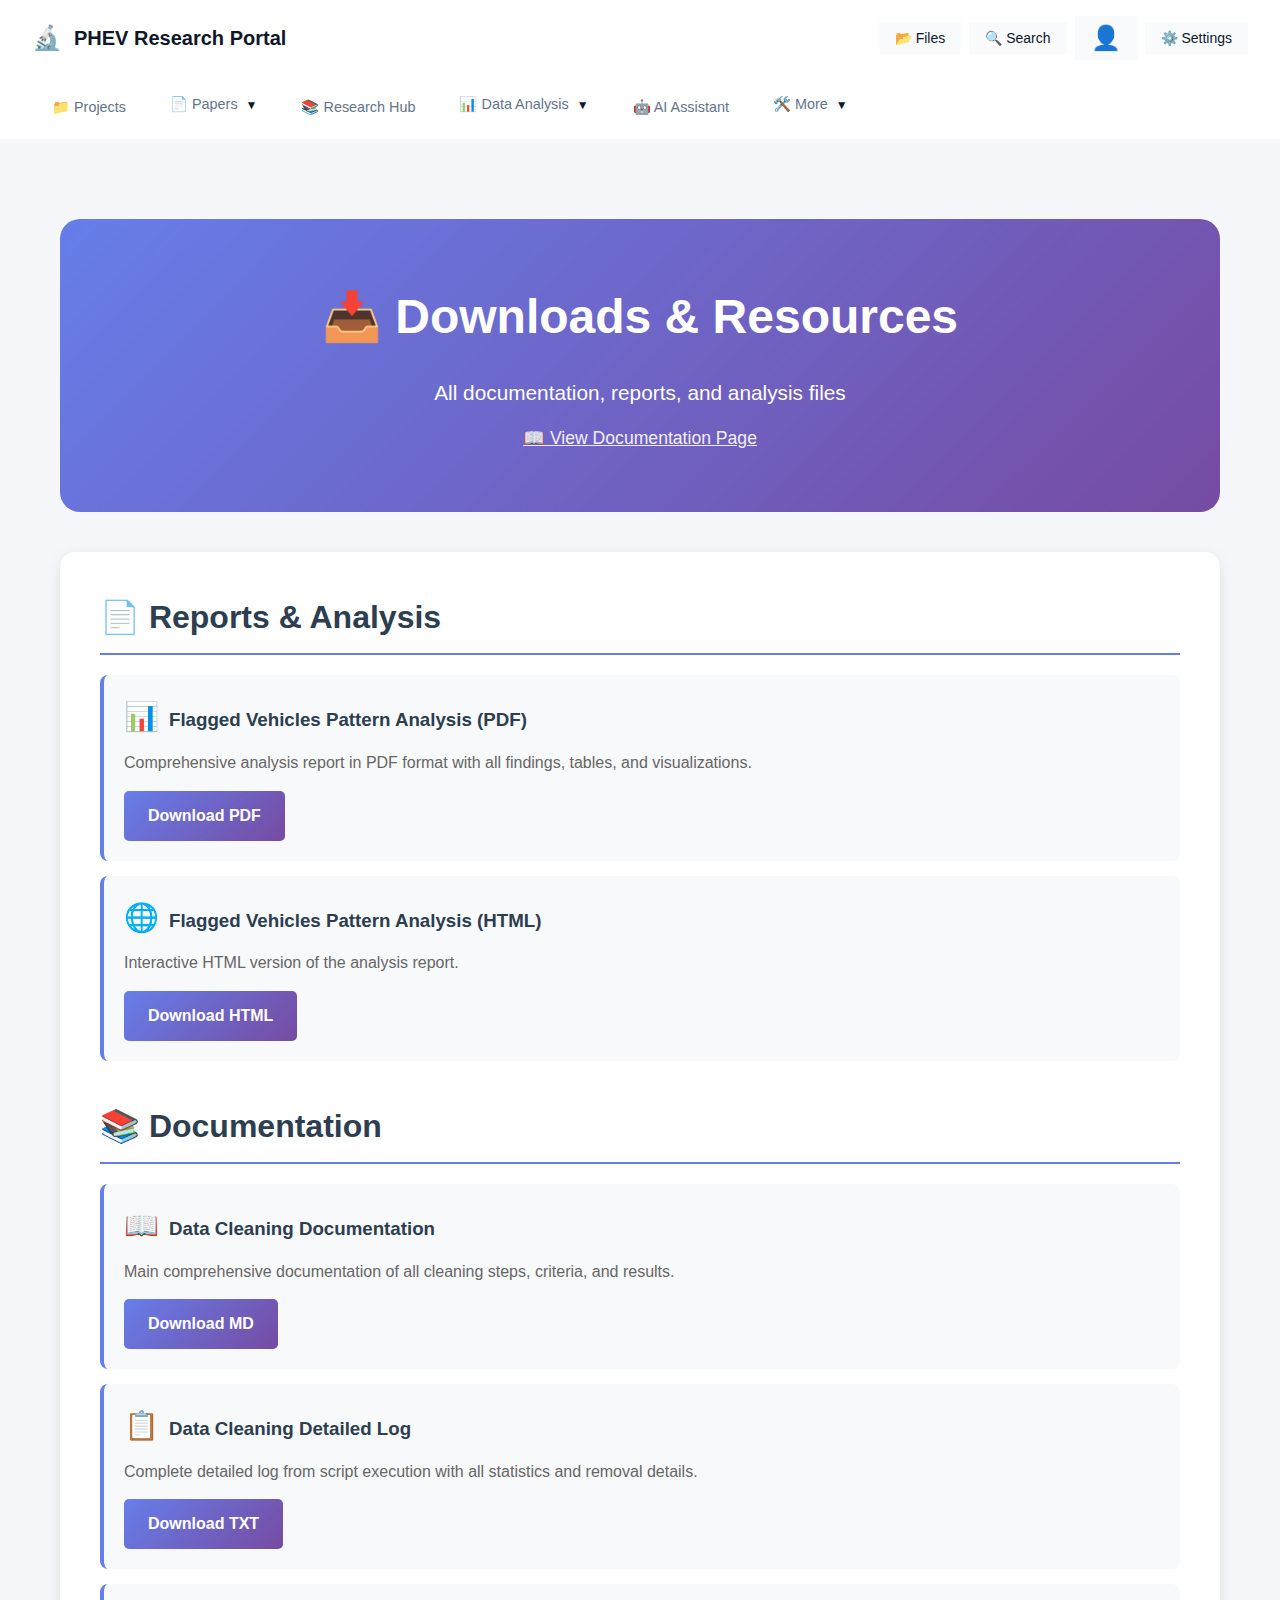
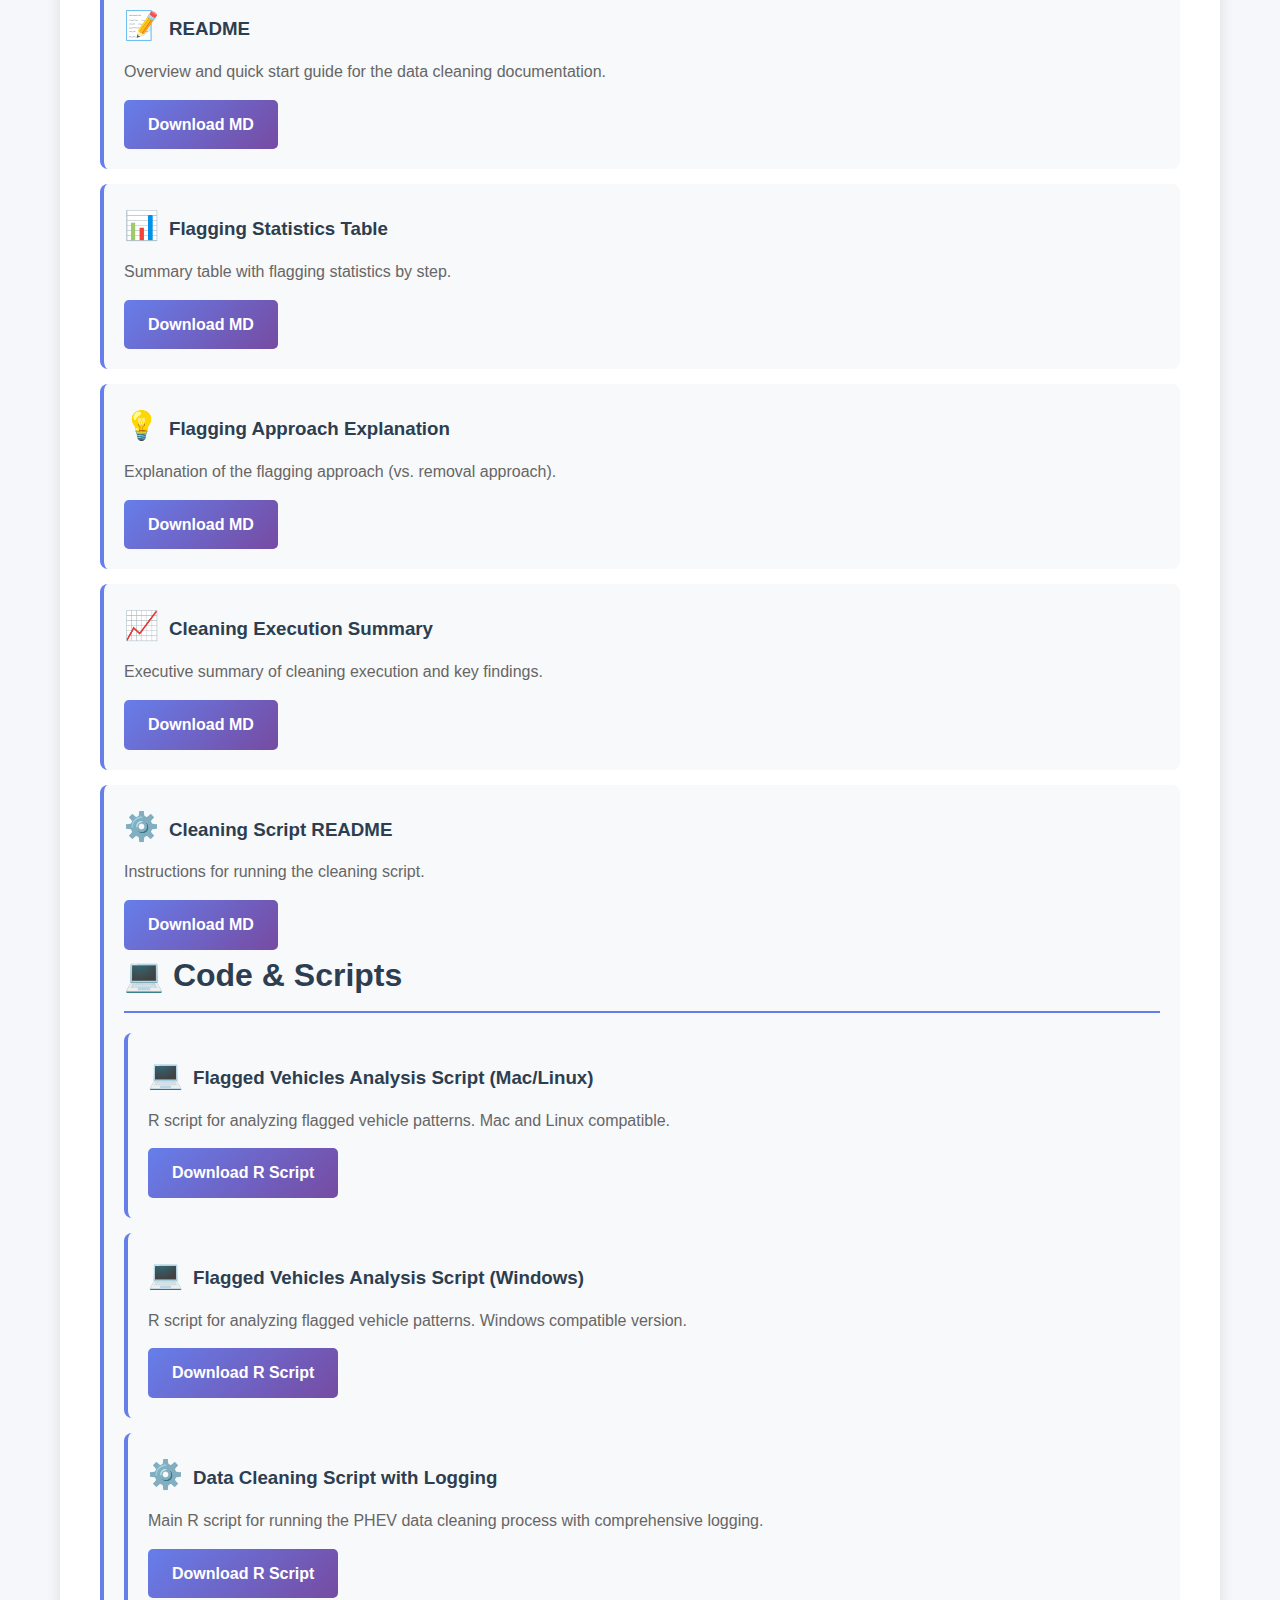
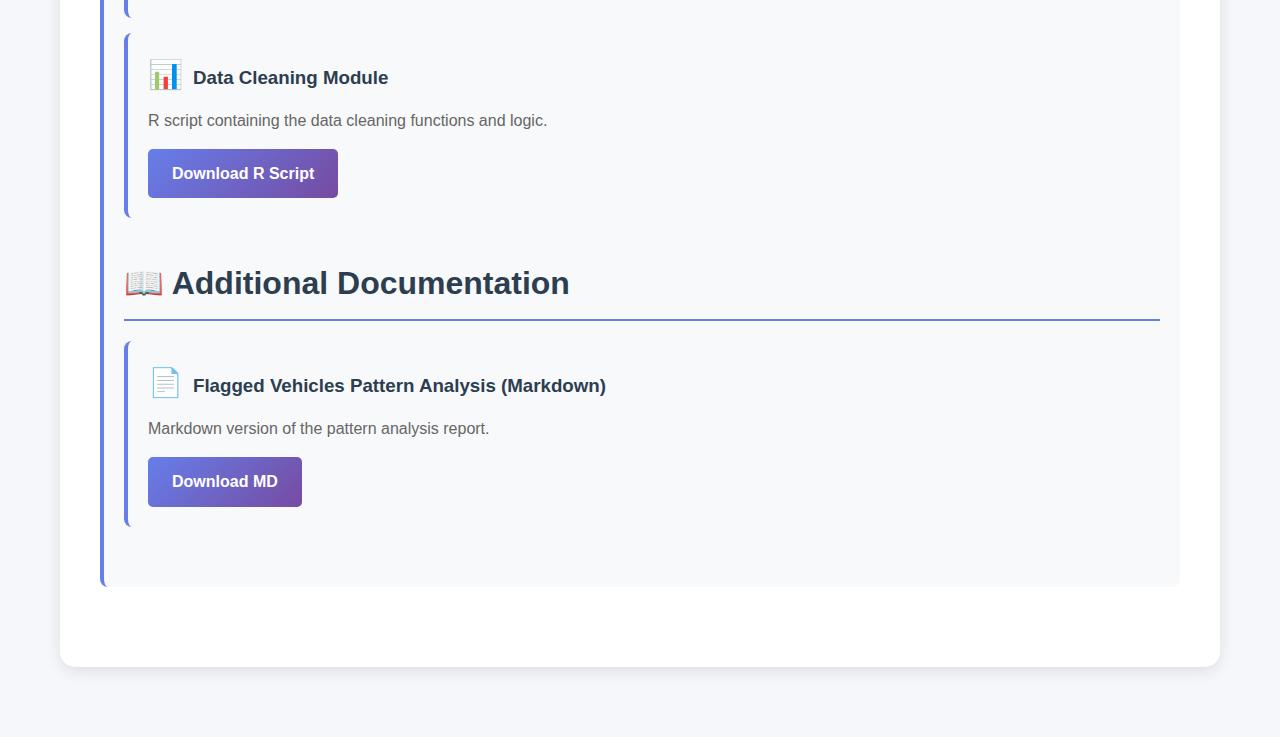
<file: data-flagging-downloads.html>
<!DOCTYPE html>
<html lang="en">
<head>
    <meta charset="UTF-8">
    <meta name="viewport" content="width=device-width, initial-scale=1.0">
    <title>Downloads & Resources - Data Flagging</title>
    <style>
        * { margin: 0; padding: 0; box-sizing: border-box; }
        body {
            font-family: -apple-system, BlinkMacSystemFont, 'Segoe UI', Roboto, sans-serif;
            line-height: 1.6;
            color: #333;
            background: #f5f7fa;
        }
        
        .burger-menu {
            position: fixed;
            top: 20px;
            right: 20px;
            z-index: 1000;
            background: white;
            border-radius: 10px;
            box-shadow: 0 4px 15px rgba(0,0,0,0.2);
        }
        
        .burger-btn {
            width: 50px;
            height: 50px;
            display: flex;
            flex-direction: column;
            justify-content: center;
            align-items: center;
            cursor: pointer;
            padding: 10px;
        }
        
        .burger-line {
            width: 25px;
            height: 3px;
            background: #667eea;
            margin: 3px 0;
            transition: all 0.3s;
            border-radius: 2px;
        }
        
        .burger-menu.active .burger-line:nth-child(1) {
            transform: rotate(45deg) translate(8px, 8px);
        }
        
        .burger-menu.active .burger-line:nth-child(2) {
            opacity: 0;
        }
        
        .burger-menu.active .burger-line:nth-child(3) {
            transform: rotate(-45deg) translate(8px, -8px);
        }
        
        .menu-dropdown {
            position: absolute;
            top: 60px;
            right: 0;
            background: white;
            border-radius: 10px;
            box-shadow: 0 10px 30px rgba(0,0,0,0.3);
            min-width: 300px;
            max-height: 0;
            overflow: hidden;
            transition: max-height 0.3s;
        }
        
        .burger-menu.active .menu-dropdown {
            max-height: 600px;
            padding: 10px 0;
            overflow-y: auto;
        }
        
        .menu-item {
            padding: 15px 20px;
            cursor: pointer;
            transition: background 0.2s;
            border-bottom: 1px solid #f0f0f0;
        }
        
        .menu-item:hover { background: #f8f9fa; }
        .menu-item:last-child { border-bottom: none; }
        .menu-item a {
            text-decoration: none;
            color: #333;
            display: block;
            font-weight: 500;
        }
        
        .container {
            max-width: 1200px;
            margin: 0 auto;
            padding: 80px 20px 40px;
        }
        
        .header {
            background: linear-gradient(135deg, #667eea 0%, #764ba2 100%);
            color: white;
            padding: 60px 40px;
            border-radius: 20px;
            margin-bottom: 40px;
            text-align: center;
        }
        
        .header h1 {
            font-size: 3em;
            margin-bottom: 20px;
        }
        
        .content {
            background: white;
            padding: 40px;
            border-radius: 15px;
            box-shadow: 0 4px 15px rgba(0,0,0,0.1);
            margin-bottom: 30px;
        }
        
        .download-section {
            margin-bottom: 40px;
        }
        
        .download-section h2 {
            color: #2c3e50;
            font-size: 2em;
            margin-bottom: 20px;
            padding-bottom: 10px;
            border-bottom: 2px solid #667eea;
        }
        
        .download-item {
            padding: 20px;
            margin-bottom: 15px;
            background: #f8f9fa;
            border-radius: 8px;
            border-left: 4px solid #667eea;
            transition: all 0.3s;
        }
        
        .download-item:hover {
            background: #e9ecef;
            transform: translateX(5px);
        }
        
        .download-item h3 {
            color: #2c3e50;
            margin-bottom: 10px;
        }
        
        .download-item p {
            color: #666;
            margin-bottom: 15px;
        }
        
        .download-btn {
            background: linear-gradient(135deg, #667eea 0%, #764ba2 100%);
            color: white;
            padding: 12px 24px;
            border-radius: 5px;
            text-decoration: none;
            display: inline-block;
            font-weight: bold;
            transition: all 0.3s;
            border: none;
            cursor: pointer;
        }
        
        .download-btn:hover {
            transform: translateY(-2px);
            box-shadow: 0 6px 20px rgba(102, 126, 234, 0.4);
        }
        
        .file-icon {
            font-size: 1.5em;
            margin-right: 10px;
        }
    </style>
  <script src="UNIFIED_NAVIGATION.js"></script>
</head>
<body>
    <div class="burger-menu" id="burgerMenu">
        <div class="burger-btn" onclick="toggleMenu()">
            <div class="burger-line"></div>
            <div class="burger-line"></div>
            <div class="burger-line"></div>
        </div>
        <div class="menu-dropdown">
            <div class="menu-item">
                <a href="data-flagging-results.html">📊 Main Results</a>
            </div>
            <div class="menu-item">
                <a href="data-flagging-downloads.html">📥 Downloads & Resources</a>
            </div>
            <div class="menu-item">
                <a href="obfcm-quality-checker.html">🔍 Quality Checker Tool</a>
            </div>
            <div class="menu-item">
                <a href="index.html">🏠 Home</a>
            </div>
        </div>
    </div>

    <div class="container">
        <div class="header">
            <h1>📥 Downloads & Resources</h1>
            <p style="font-size: 1.3em; margin-top: 10px;">All documentation, reports, and analysis files</p>
            <p style="font-size: 1.1em; margin-top: 15px; opacity: 0.9;">
                <a href="data-flagging-readme.html" style="color: white; text-decoration: underline;">📖 View Documentation Page</a>
            </p>
        </div>

        <div class="content">
            <div class="download-section">
                <h2>📄 Reports & Analysis</h2>
                
                <div class="download-item">
                    <h3><span class="file-icon">📊</span>Flagged Vehicles Pattern Analysis (PDF)</h3>
                    <p>Comprehensive analysis report in PDF format with all findings, tables, and visualizations.</p>
                    <a href="paper_a_analysis/data_cleaning_docs/FLAGGED_VEHICLES_PATTERN_ANALYSIS.pdf" class="download-btn" download>Download PDF</a>
                </div>
                
                <div class="download-item">
                    <h3><span class="file-icon">🌐</span>Flagged Vehicles Pattern Analysis (HTML)</h3>
                    <p>Interactive HTML version of the analysis report.</p>
                    <a href="paper_a_analysis/data_cleaning_docs/FLAGGED_VEHICLES_PATTERN_ANALYSIS.html" class="download-btn" download>Download HTML</a>
                </div>
            </div>

            <div class="download-section">
                <h2>📚 Documentation</h2>
                
                <div class="download-item">
                    <h3><span class="file-icon">📖</span>Data Cleaning Documentation</h3>
                    <p>Main comprehensive documentation of all cleaning steps, criteria, and results.</p>
                    <a href="paper_a_analysis/data_cleaning_docs/DATA_CLEANING_DOCUMENTATION.md" class="download-btn" download>Download MD</a>
                </div>
                
                <div class="download-item">
                    <h3><span class="file-icon">📋</span>Data Cleaning Detailed Log</h3>
                    <p>Complete detailed log from script execution with all statistics and removal details.</p>
                    <a href="paper_a_analysis/data_cleaning_docs/DATA_CLEANING_DETAILED_LOG.txt" class="download-btn" download>Download TXT</a>
                </div>
                
                <div class="download-item">
                    <h3><span class="file-icon">📝</span>README</h3>
                    <p>Overview and quick start guide for the data cleaning documentation.</p>
                    <a href="paper_a_analysis/data_cleaning_docs/README.md" class="download-btn" download>Download MD</a>
                </div>
                
                <div class="download-item">
                    <h3><span class="file-icon">📊</span>Flagging Statistics Table</h3>
                    <p>Summary table with flagging statistics by step.</p>
                    <a href="paper_a_analysis/data_cleaning_docs/FLAGGING_STATISTICS_TABLE.md" class="download-btn" download>Download MD</a>
                </div>
                
                <div class="download-item">
                    <h3><span class="file-icon">💡</span>Flagging Approach Explanation</h3>
                    <p>Explanation of the flagging approach (vs. removal approach).</p>
                    <a href="paper_a_analysis/data_cleaning_docs/FLAGGING_APPROACH_EXPLANATION.md" class="download-btn" download>Download MD</a>
                </div>
                
                <div class="download-item">
                    <h3><span class="file-icon">📈</span>Cleaning Execution Summary</h3>
                    <p>Executive summary of cleaning execution and key findings.</p>
                    <a href="paper_a_analysis/data_cleaning_docs/CLEANING_EXECUTION_SUMMARY.md" class="download-btn" download>Download MD</a>
                </div>
                
                <div class="download-item">
                    <h3><span class="file-icon">⚙️</span>Cleaning Script README</h3>
                    <p>Instructions for running the cleaning script.</p>
                    <a href="paper_a_analysis/data_cleaning_docs/CLEANING_SCRIPT_README.md" class="download-btn" download>Download MD</a>
                
            <div class="download-section">
                <h2>💻 Code & Scripts</h2>
                
                <div class="download-item">
                    <h3><span class="file-icon">💻</span>Flagged Vehicles Analysis Script (Mac/Linux)</h3>
                    <p>R script for analyzing flagged vehicle patterns. Mac and Linux compatible.</p>
                    <a href="paper_a_analysis/data_cleaning_docs/FLAGGED_VEHICLES_ANALYSIS.R" class="download-btn" download>Download R Script</a>
                </div>
                
                <div class="download-item">
                    <h3><span class="file-icon">💻</span>Flagged Vehicles Analysis Script (Windows)</h3>
                    <p>R script for analyzing flagged vehicle patterns. Windows compatible version.</p>
                    <a href="paper_a_analysis/data_cleaning_docs/FLAGGED_VEHICLES_ANALYSIS_Windows.R" class="download-btn" download>Download R Script</a>
                </div>
                
                <div class="download-item">
                    <h3><span class="file-icon">⚙️</span>Data Cleaning Script with Logging</h3>
                    <p>Main R script for running the PHEV data cleaning process with comprehensive logging.</p>
                    <a href="paper_a_analysis/RUN_CLEANING_WITH_LOG.R" class="download-btn" download>Download R Script</a>
                </div>
                
                <div class="download-item">
                    <h3><span class="file-icon">📊</span>Data Cleaning Module</h3>
                    <p>R script containing the data cleaning functions and logic.</p>
                    <a href="paper_a_analysis/02_data_cleaning.R" class="download-btn" download>Download R Script</a>
                </div>
            </div>

            <div class="download-section">
                <h2>📖 Additional Documentation</h2>
                
                <div class="download-item">
                    <h3><span class="file-icon">📄</span>Flagged Vehicles Pattern Analysis (Markdown)</h3>
                    <p>Markdown version of the pattern analysis report.</p>
                    <a href="paper_a_analysis/data_cleaning_docs/FLAGGED_VEHICLES_PATTERN_ANALYSIS.md" class="download-btn" download>Download MD</a>
                </div>
            </div>
</div>
            </div>
        </div>
    </div>

    <script>
        function toggleMenu() {
            const menu = document.getElementById('burgerMenu');
            if (menu) {
                menu.classList.toggle('active');
            }
        }
    </script>
</body>
</html>
</file>
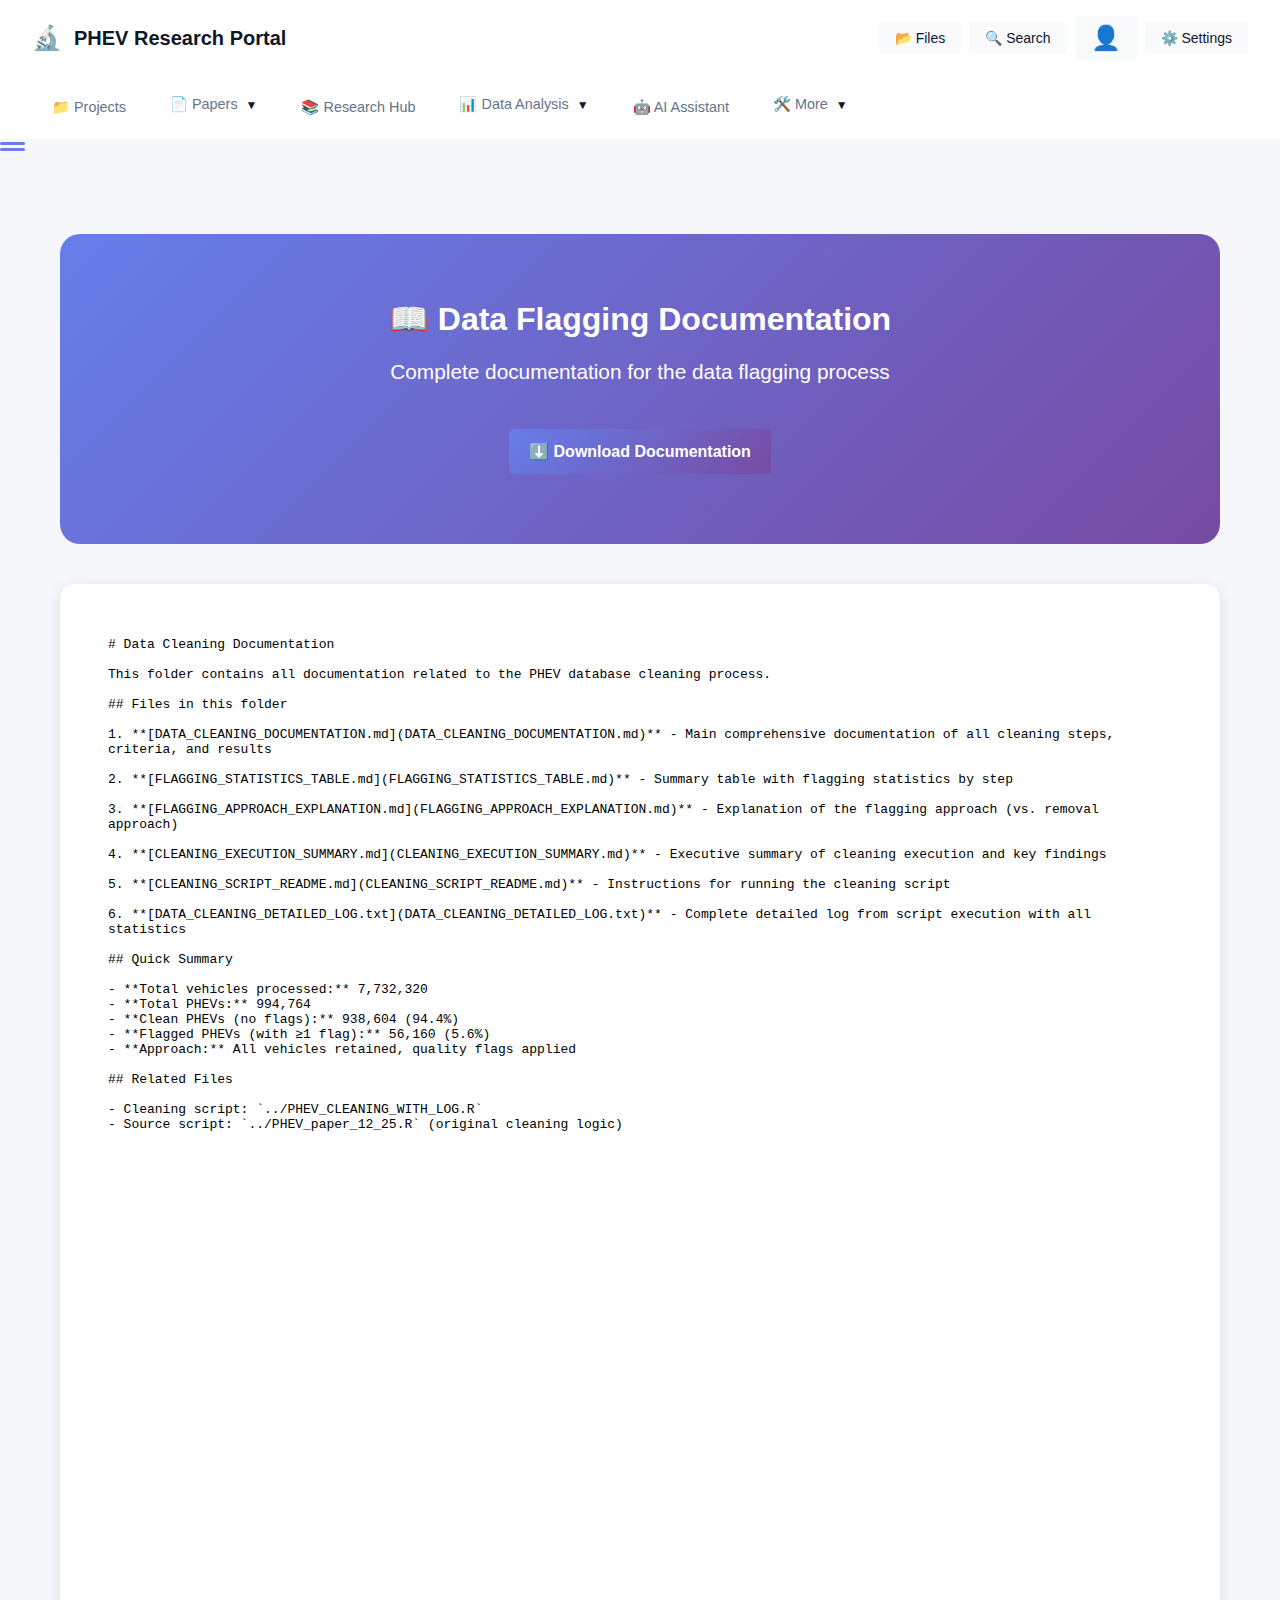
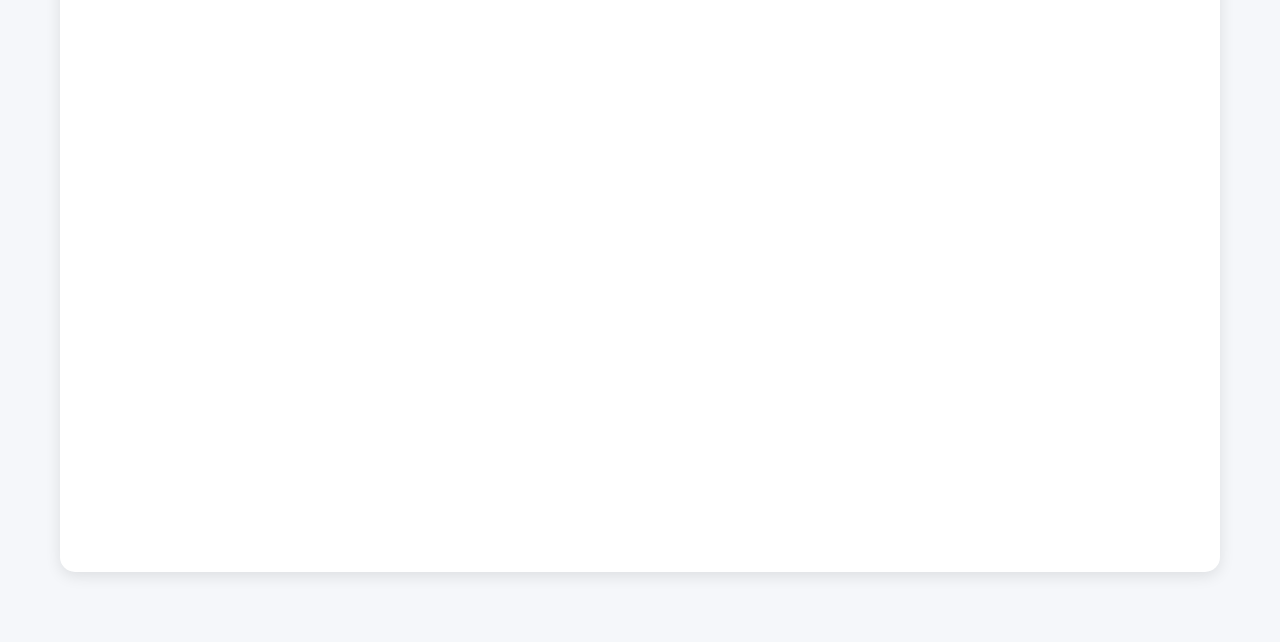
<file: data-flagging-readme.html>
<!DOCTYPE html>
<html lang="en">
<head>
    <meta charset="UTF-8">
    <meta name="viewport" content="width=device-width, initial-scale=1.0">
    <title>Data Flagging - Documentation</title>
    <style>
        * { margin: 0; padding: 0; box-sizing: border-box; }
        body {
            font-family: -apple-system, BlinkMacSystemFont, 'Segoe UI', Roboto, sans-serif;
            line-height: 1.6;
            color: #333;
            background: #f5f7fa;
        }
        .burger-menu {
            position: fixed;
            top: 20px;
            right: 20px;
            z-index: 1000;
            background: white;
            border-radius: 10px;
            box-shadow: 0 4px 15px rgba(0,0,0,0.2);
        }
        .burger-btn {
            width: 50px;
            height: 50px;
            display: flex;
            flex-direction: column;
            justify-content: center;
            align-items: center;
            cursor: pointer;
            padding: 10px;
        }
        .burger-line {
            width: 25px;
            height: 3px;
            background: #667eea;
            margin: 3px 0;
            transition: all 0.3s;
            border-radius: 2px;
        }
        .burger-menu.active .burger-line:nth-child(1) {
            transform: rotate(45deg) translate(8px, 8px);
        }
        .burger-menu.active .burger-line:nth-child(2) {
            opacity: 0;
        }
        .burger-menu.active .burger-line:nth-child(3) {
            transform: rotate(-45deg) translate(8px, -8px);
        }
        .menu-dropdown {
            position: absolute;
            top: 60px;
            right: 0;
            background: white;
            border-radius: 10px;
            box-shadow: 0 10px 30px rgba(0,0,0,0.3);
            min-width: 250px;
            max-height: 0;
            overflow: hidden;
            transition: max-height 0.3s;
        }
        .burger-menu.active .menu-dropdown {
            max-height: 500px;
            padding: 10px 0;
        }
        .menu-item {
            padding: 15px 20px;
            cursor: pointer;
            transition: background 0.2s;
            border-bottom: 1px solid #f0f0f0;
        }
        .menu-item:hover { background: #f8f9fa; }
        .menu-item:last-child { border-bottom: none; }
        .menu-item a {
            text-decoration: none;
            color: #333;
            display: block;
        }
        .container {
            max-width: 1200px;
            margin: 0 auto;
            padding: 80px 20px 40px;
        }
        .header {
            background: linear-gradient(135deg, #667eea 0%, #764ba2 100%);
            color: white;
            padding: 60px 40px;
            border-radius: 20px;
            margin-bottom: 40px;
            text-align: center;
        }
        .content {
            background: white;
            padding: 40px;
            border-radius: 15px;
            box-shadow: 0 4px 15px rgba(0,0,0,0.1);
            margin-bottom: 30px;
        }
        .download-btn {
            background: linear-gradient(135deg, #667eea 0%, #764ba2 100%);
            color: white;
            padding: 10px 20px;
            border-radius: 5px;
            text-decoration: none;
            display: inline-block;
            margin: 10px 0;
            font-weight: bold;
        }
        .content h2 {
            color: #2c3e50;
            margin: 30px 0 20px;
            padding-bottom: 10px;
            border-bottom: 3px solid #667eea;
        }
        .content h3 {
            color: #34495e;
            margin: 25px 0 15px;
        }
    </style>
  <script src="UNIFIED_NAVIGATION.js"></script>
</head>
<body>
    <div class="burger-menu" id="burgerMenu">
        <div class="burger-btn" onclick="toggleMenu()">
            <div class="burger-line"></div>
            <div class="burger-line"></div>
            <div class="burger-line"></div>
        </div>
        <div class="menu-dropdown">
            <div class="menu-item">
                <a href="data-flagging-results.html">📊 Main Results</a>
            </div>
            <div class="menu-item">
                <a href="data-flagging-downloads.html">📥 Downloads & Resources</a>
            </div>
            <div class="menu-item">
                <a href="obfcm-quality-checker.html">🔍 Quality Checker Tool</a>
            </div>
            <div class="menu-item">
                <a href="index.html">🏠 Home</a>
            </div>
        </div>
    </div>
</div>
            <div class="burger-line"></div>
            <div class="burger-line"></div>
        </div>
        <div class="menu-dropdown">
            <div class="menu-item">
                <a href="data-flagging-results.html">📊 Main Results</a>
            </div>
            
            <div class="menu-item">
                <a href="obfcm-quality-checker.html">🔍 Quality Checker Tool</a>
            </div>
            <div class="menu-item">
                <a href="index.html">🏠 Home</a>
            </div>
        </div>
    </div>
    
    <div class="container">
        <div class="header">
            <h1>📖 Data Flagging Documentation</h1>
            <p style="font-size: 1.3em; margin-top: 10px;">
                Complete documentation for the data flagging process
            </p>
            <div style="margin-top: 30px;">
                <a href="paper_a_analysis/data_cleaning_docs/README.md" class="download-btn" download>
                    ⬇️ Download Documentation
                </a>
            </div>
        </div>
        
        <div class="content">
            <iframe src="paper_a_analysis/data_cleaning_docs/README.md" 
                    style="width: 100%; height: 1500px; border: none; border-radius: 10px;"></iframe>
        </div>
    </div>
    
    <script>
        function toggleMenu() {
            const menu = document.getElementById('burgerMenu');
            menu.classList.toggle('active');
        }
        document.addEventListener('click', function(event) {
            const menu = document.getElementById('burgerMenu');
            if (!menu.contains(event.target)) {
                menu.classList.remove('active');
            }
        });
    </script>
</body>
</html>
</file>
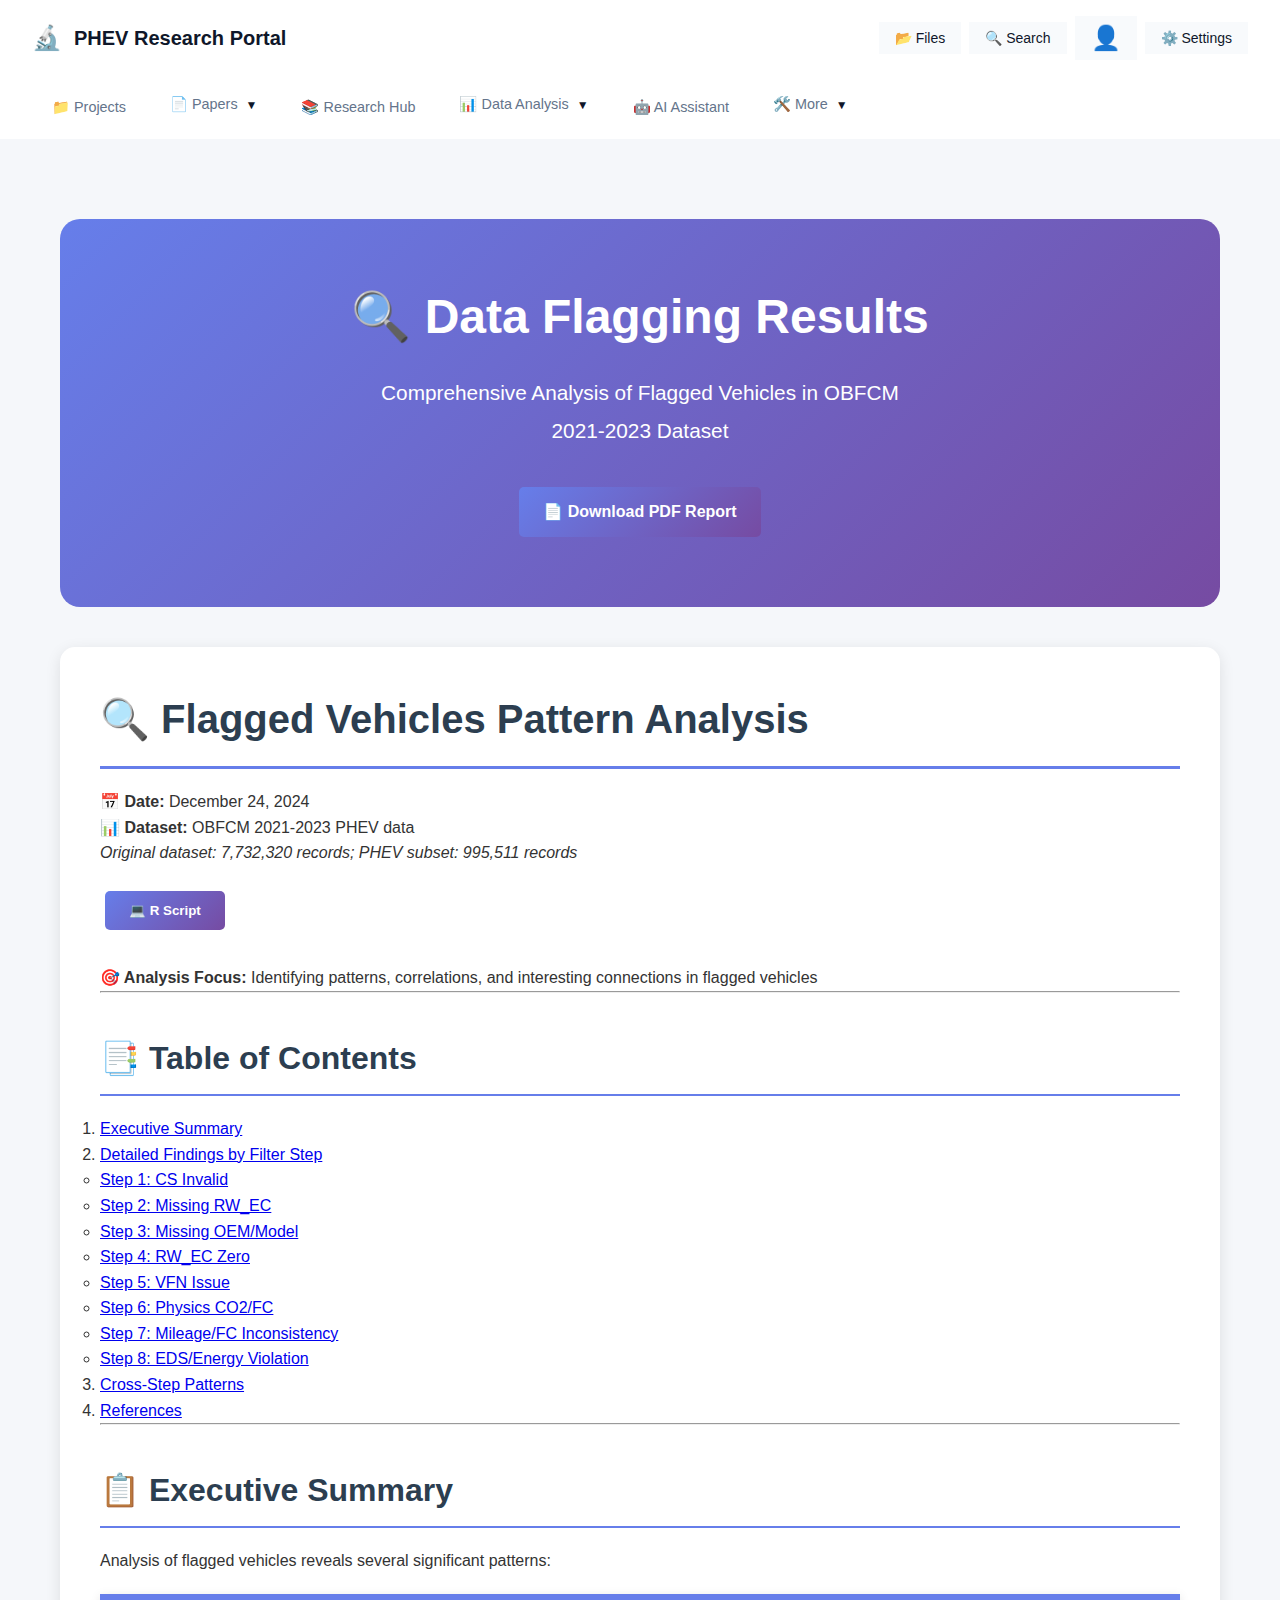
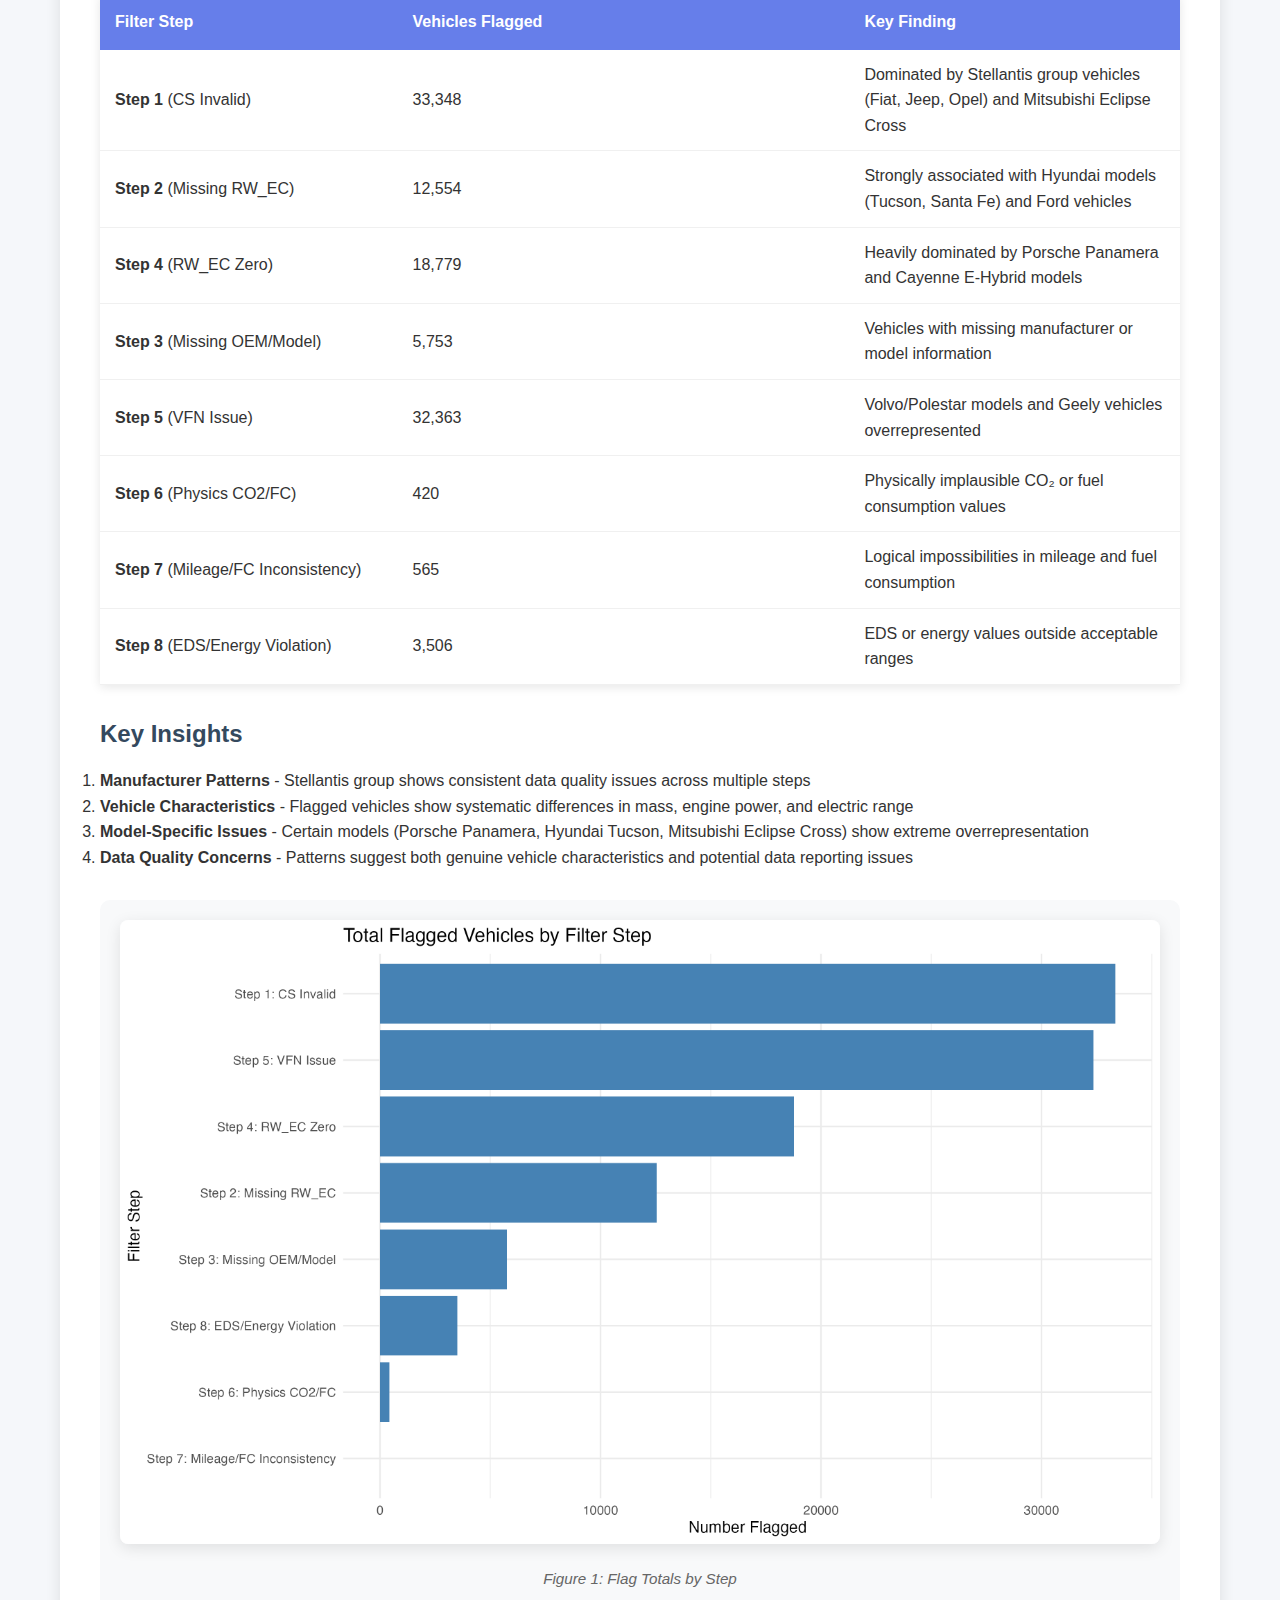
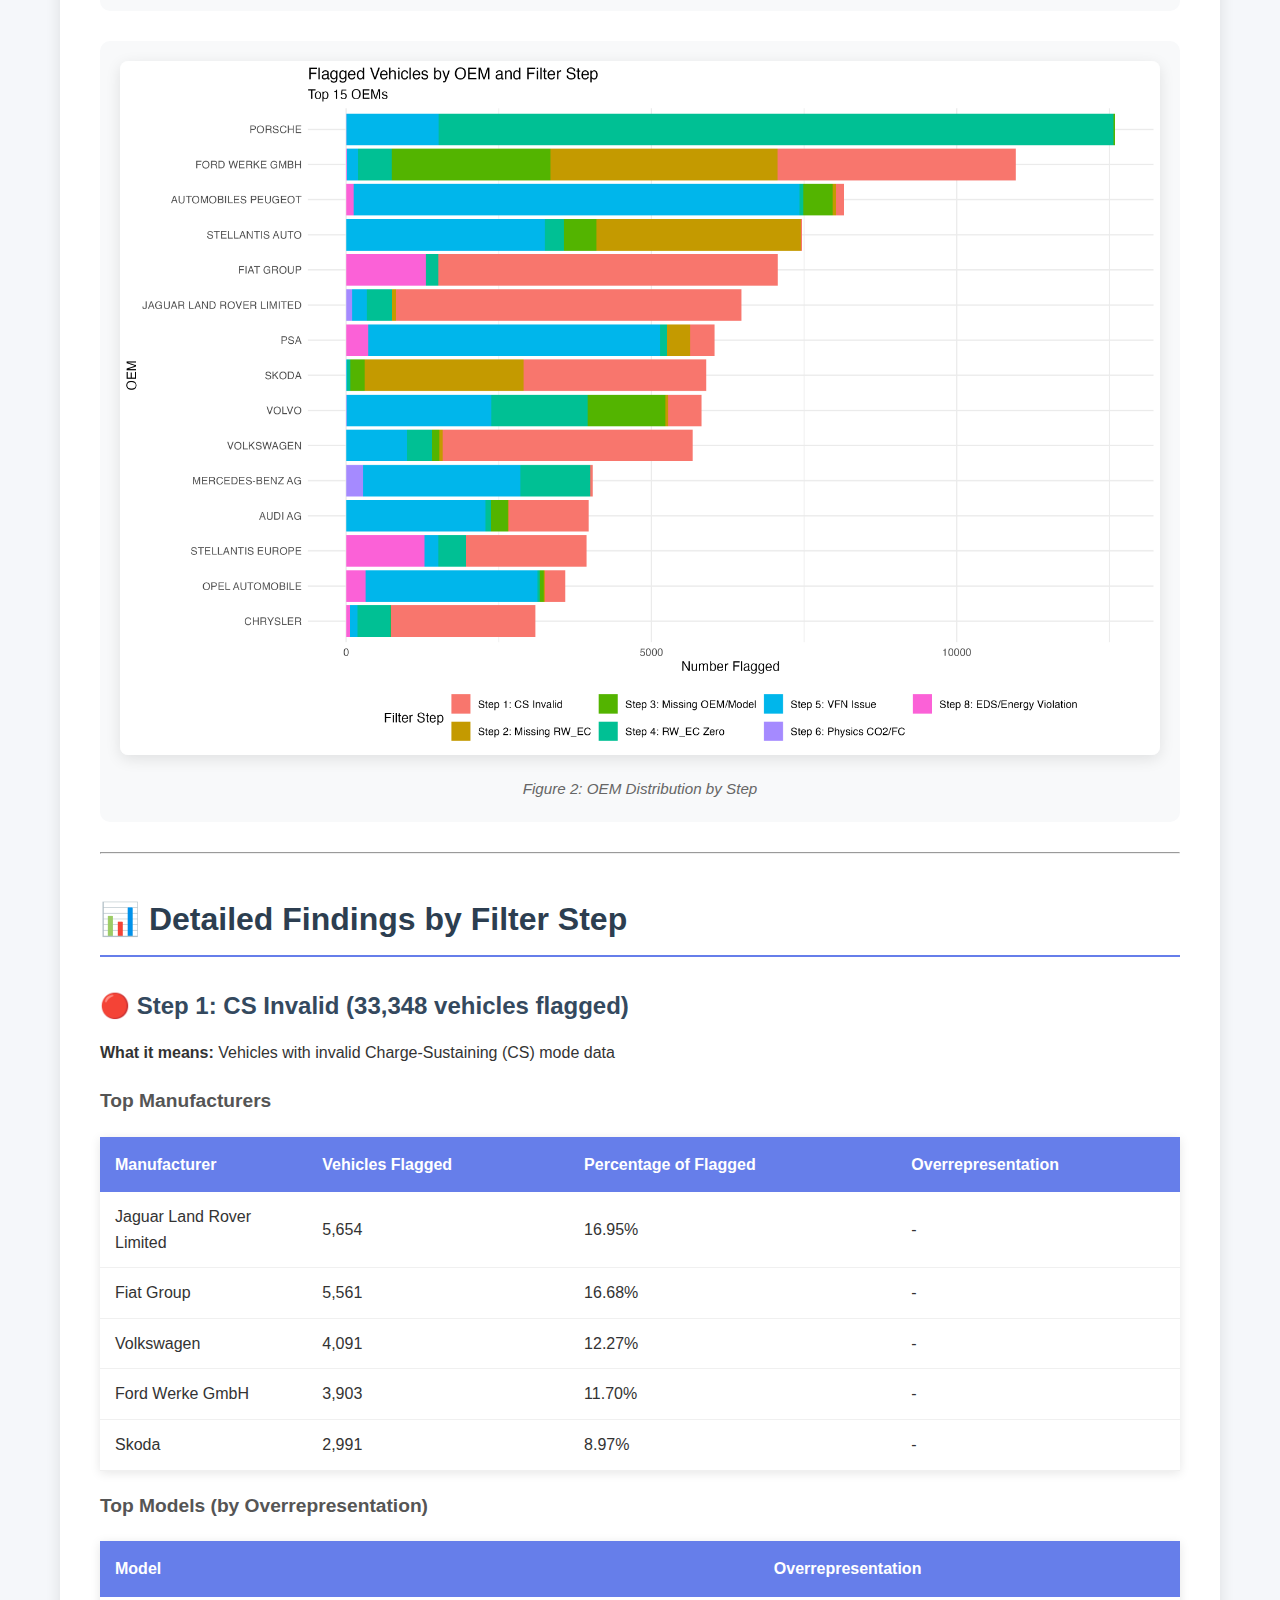
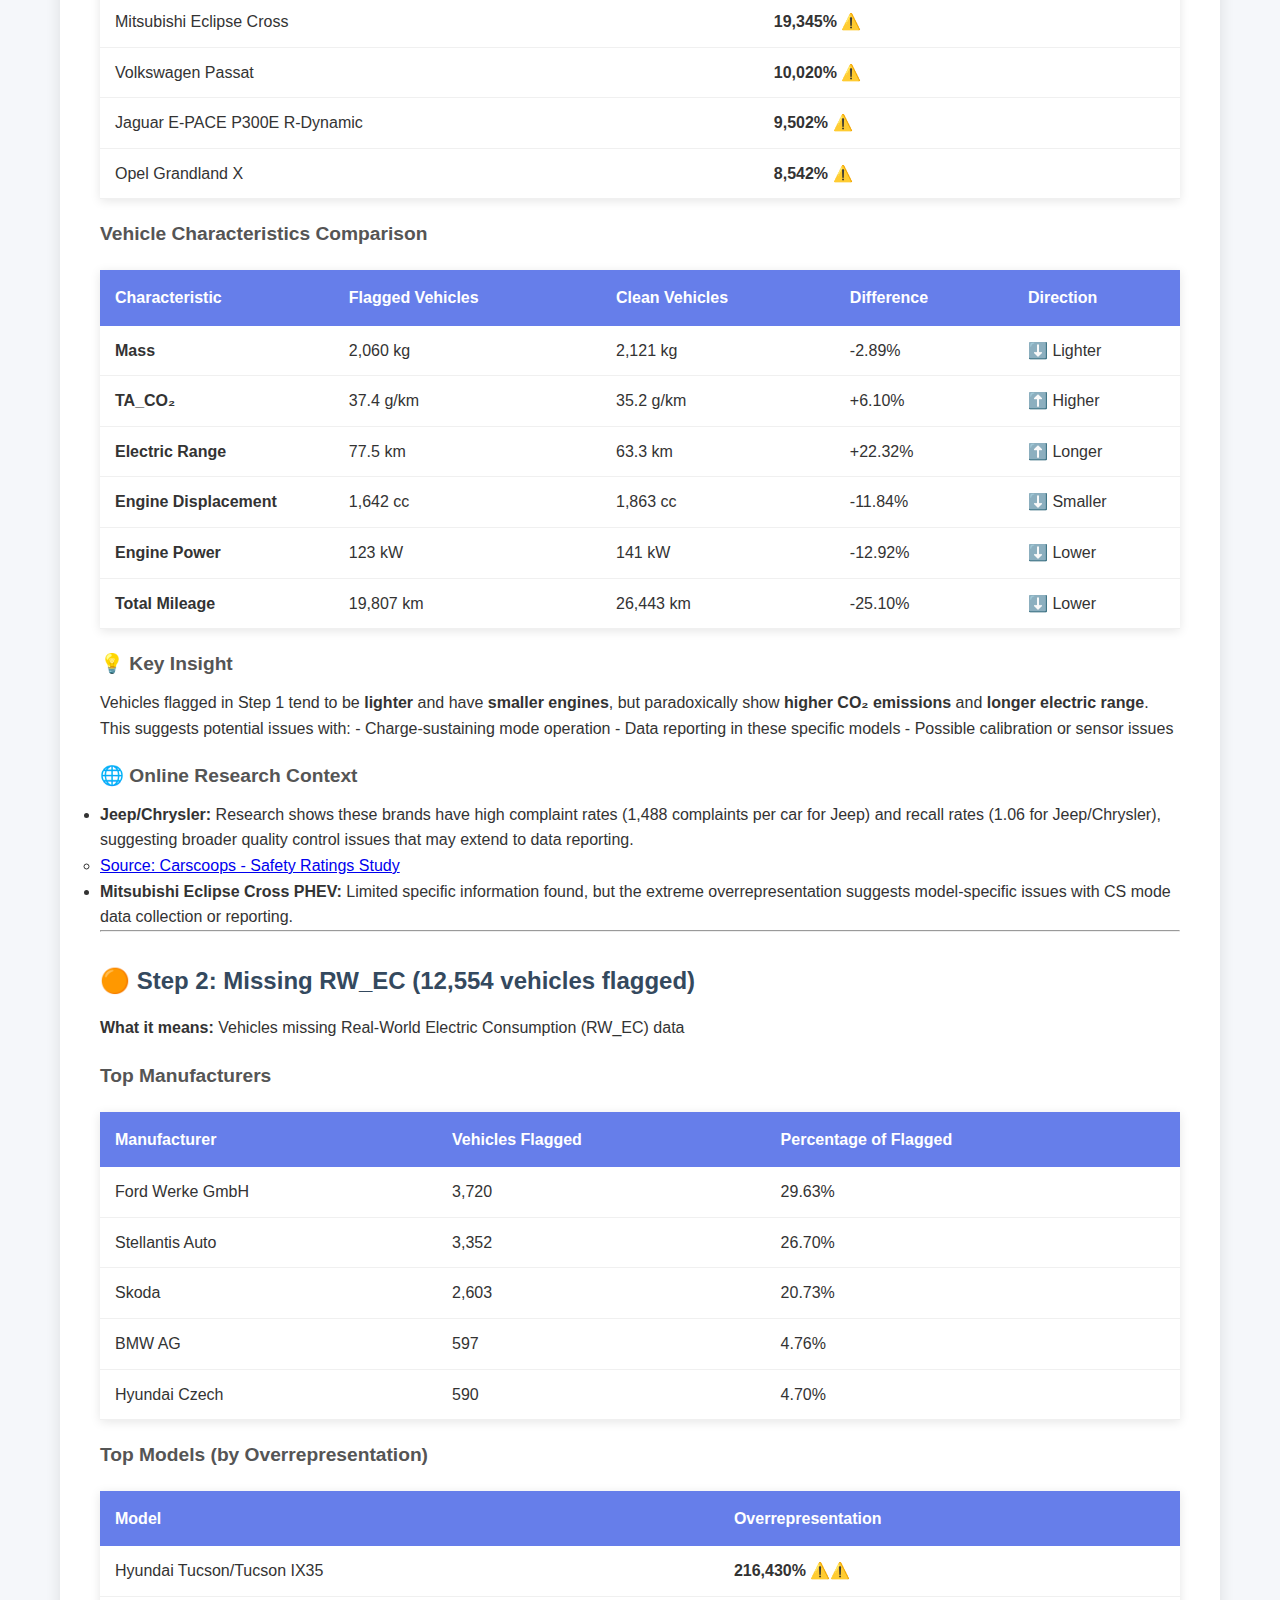
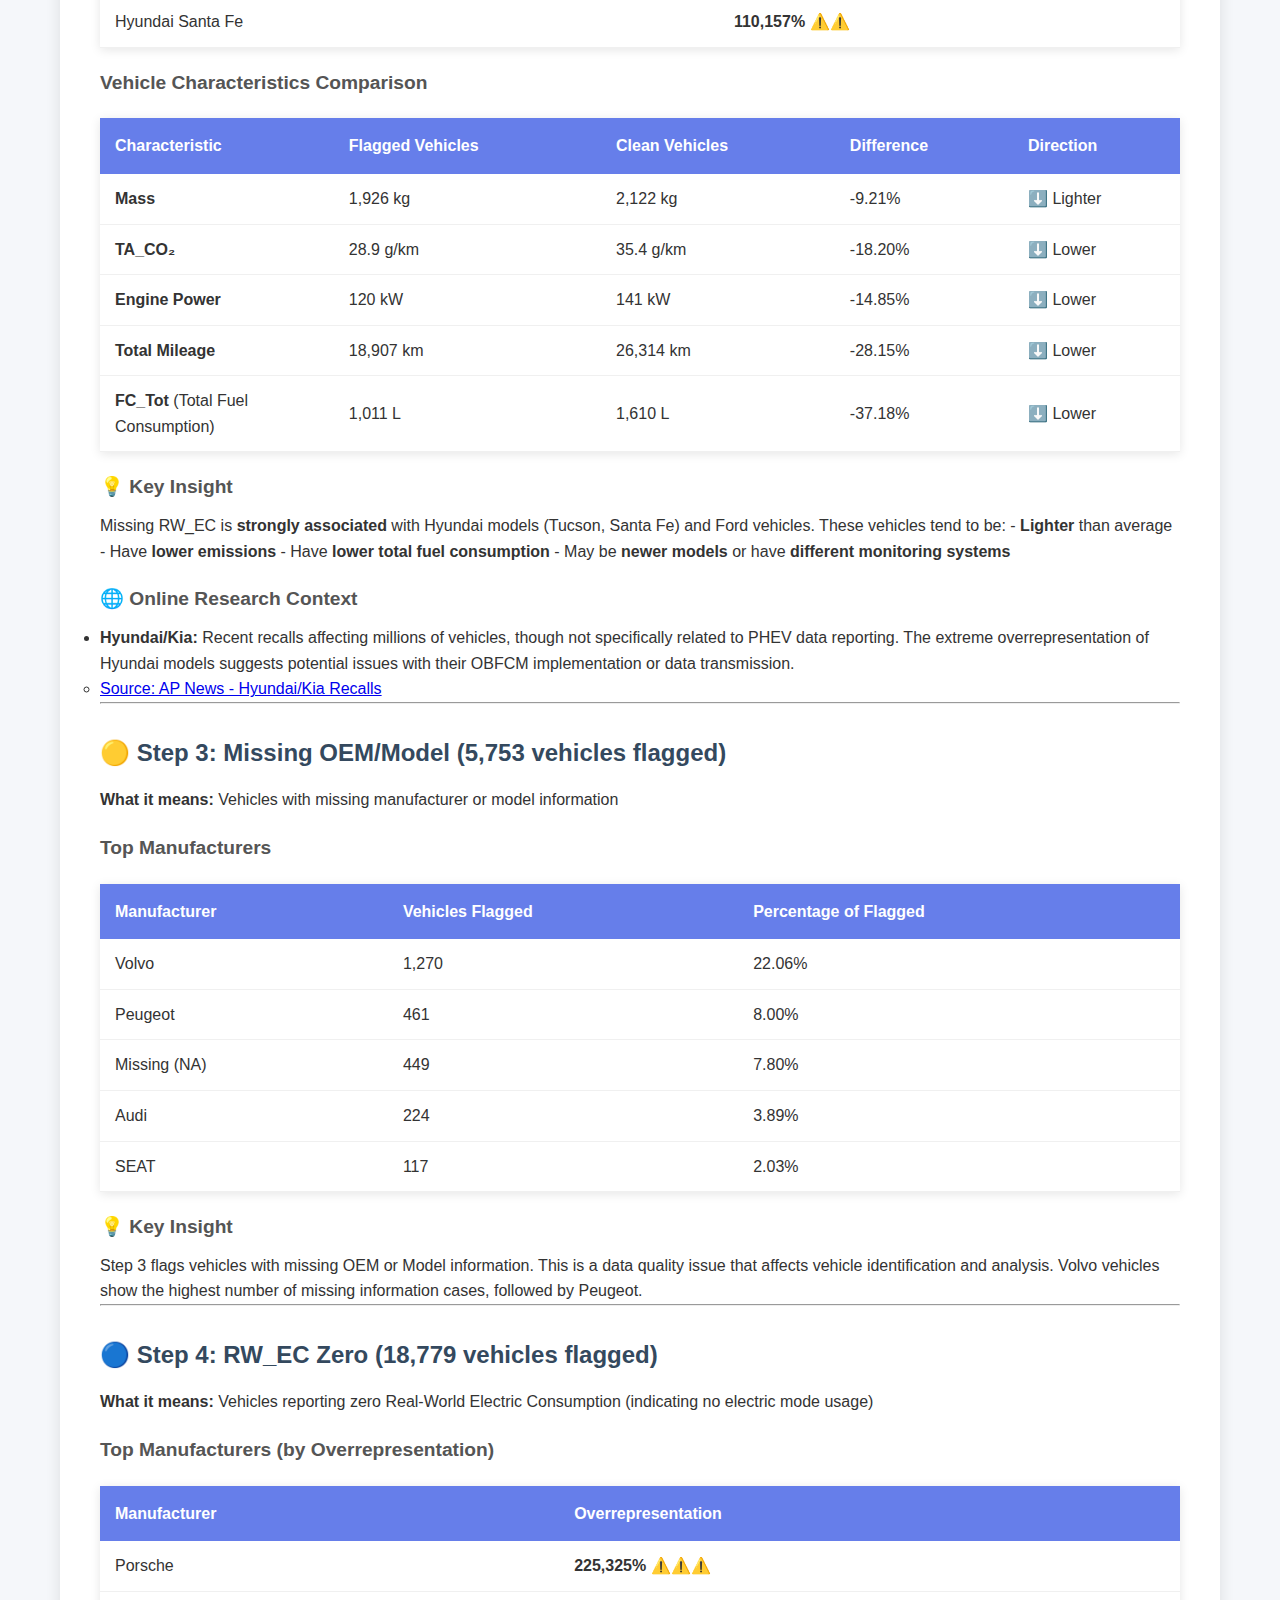
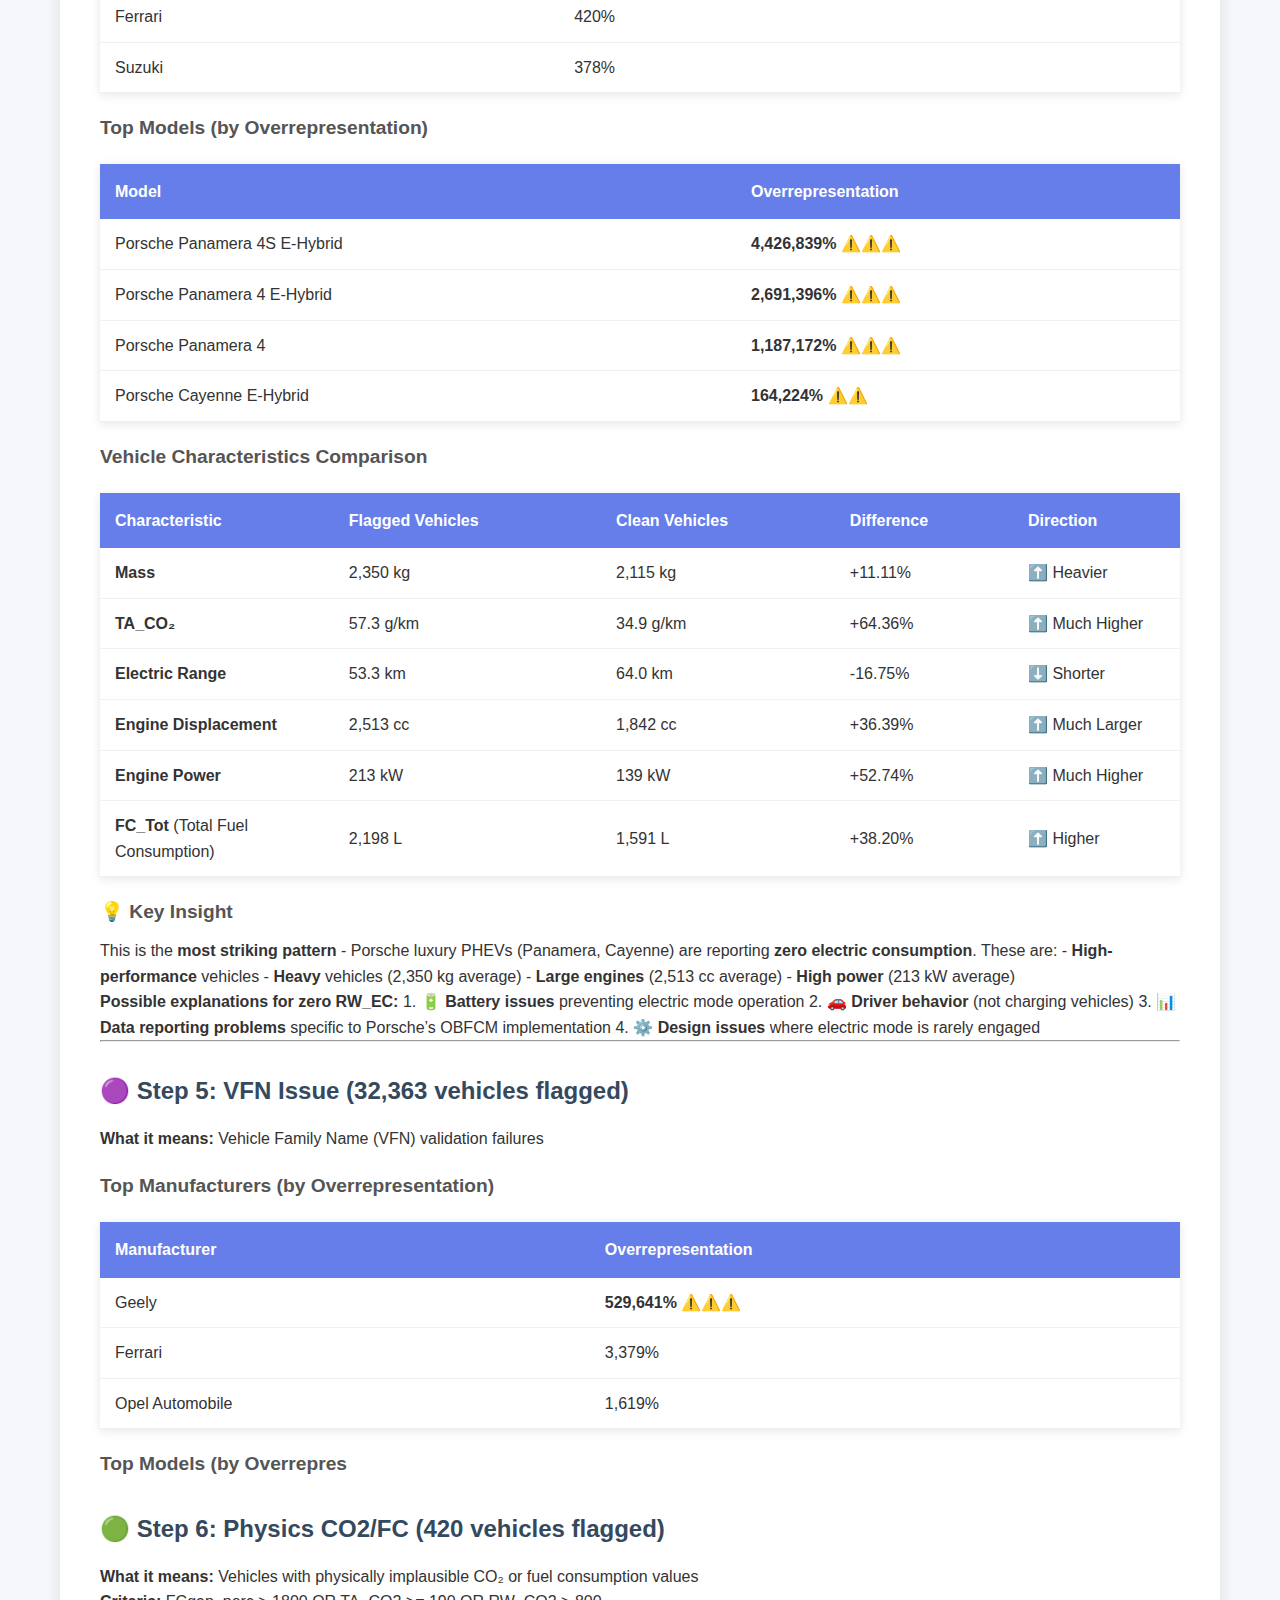
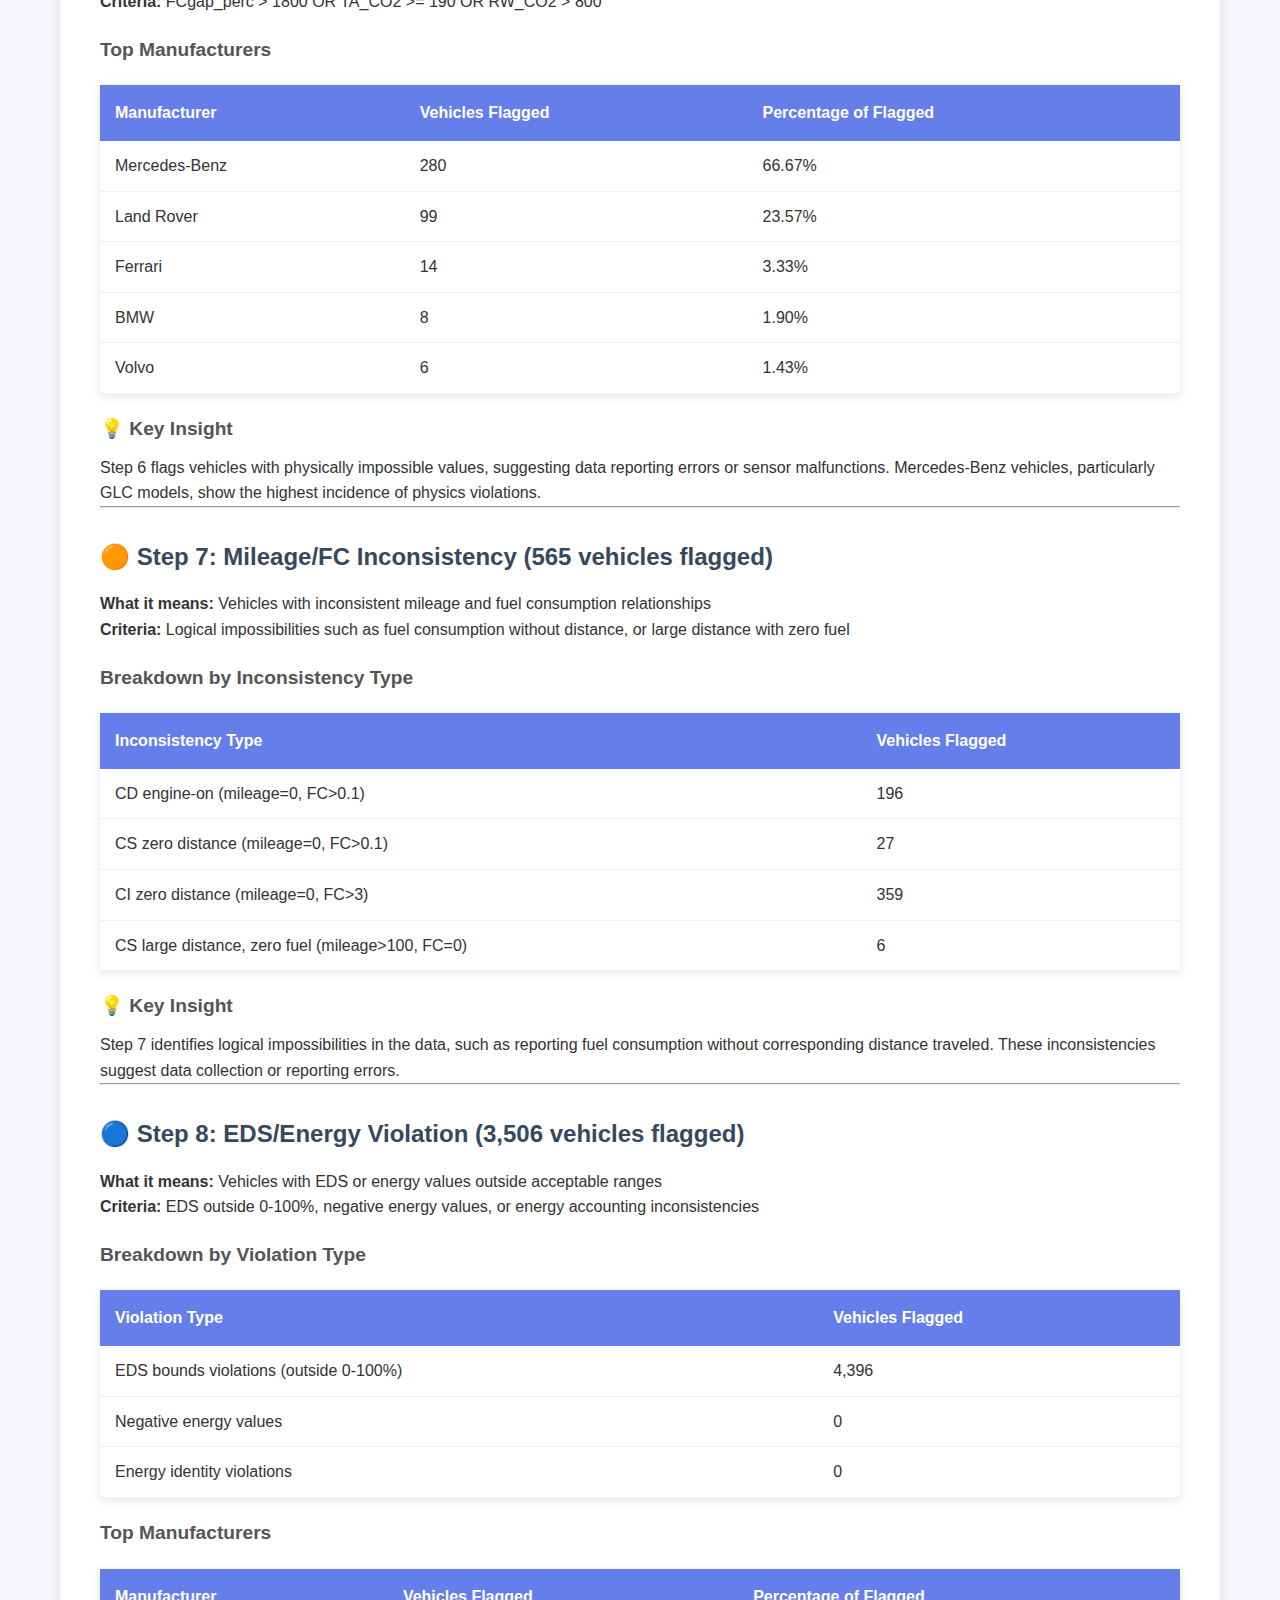
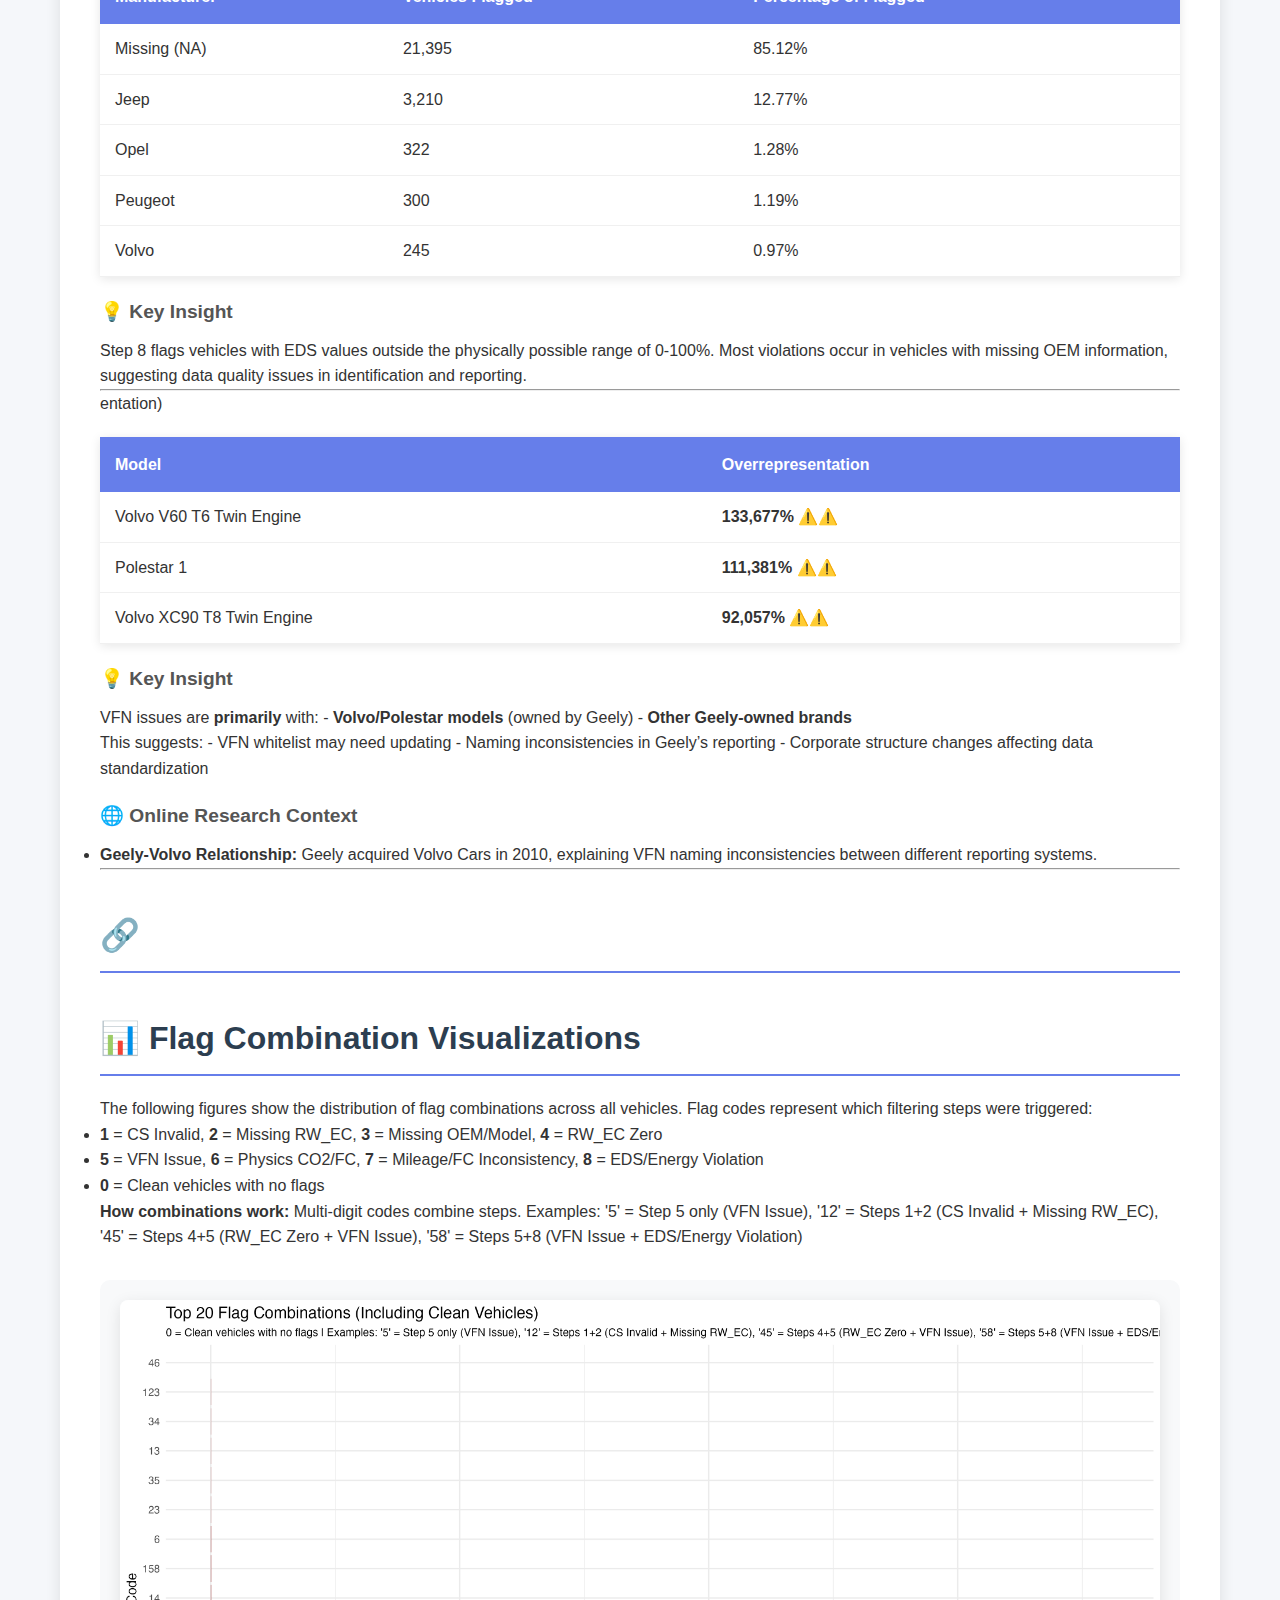
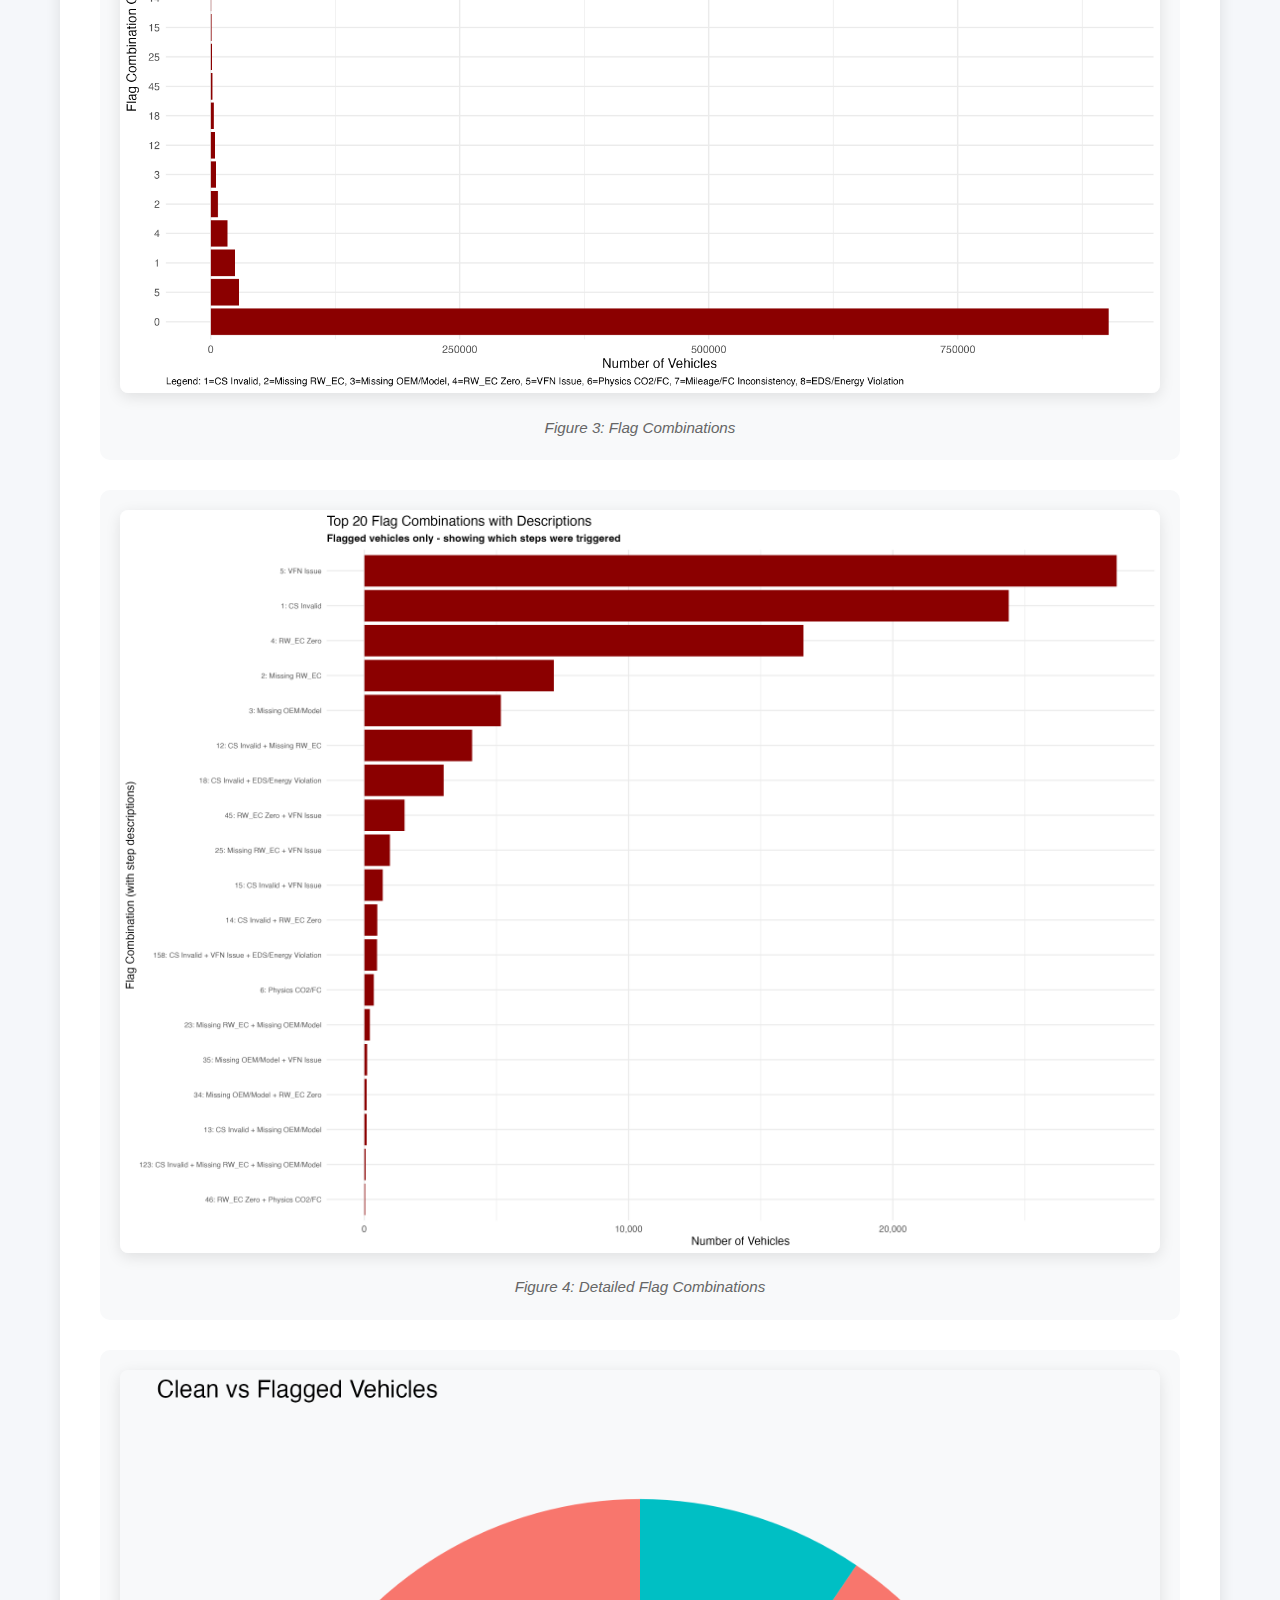
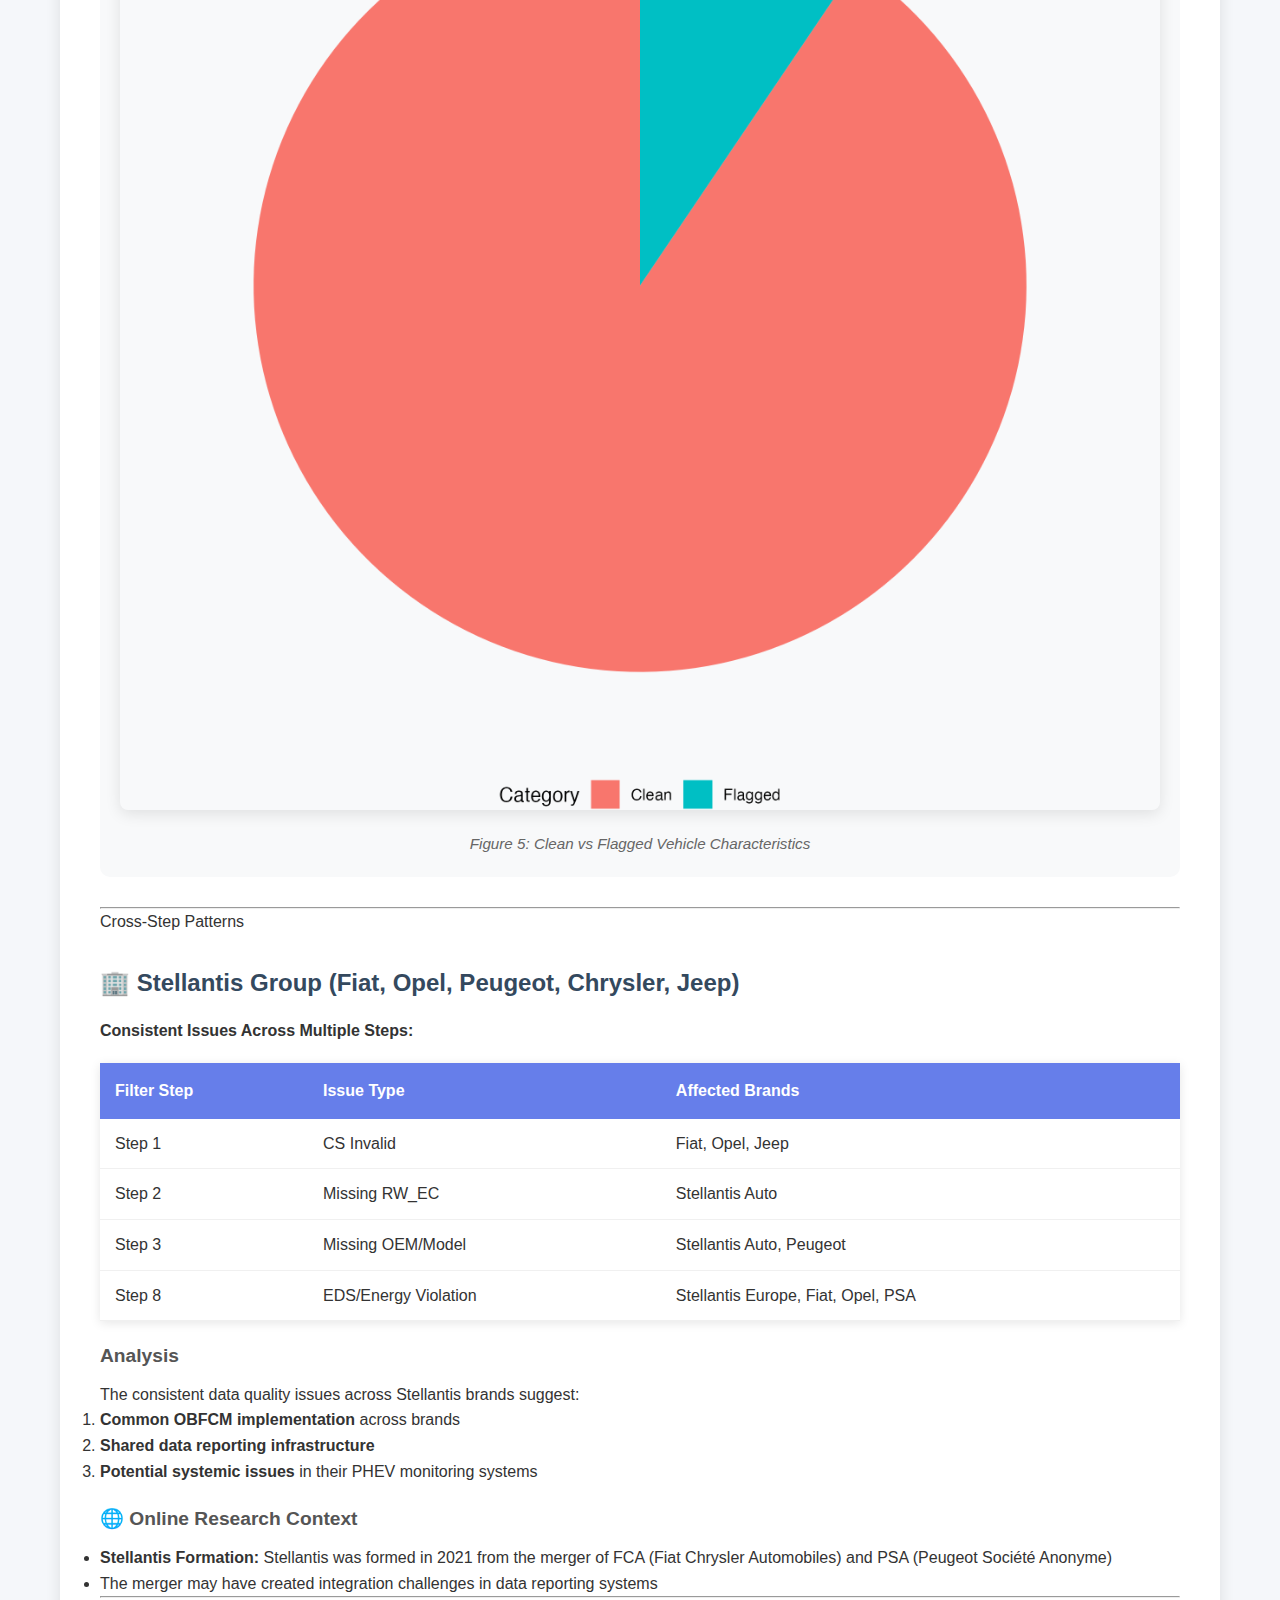
<file: data-flagging-results.html>
<!DOCTYPE html>
<html lang="en">
<head>
    <meta charset="UTF-8">
    <meta name="viewport" content="width=device-width, initial-scale=1.0">
    <title>Data Flagging Results - Interactive Analysis</title>
    <style>
        * { margin: 0; padding: 0; box-sizing: border-box; }
        body {
            font-family: -apple-system, BlinkMacSystemFont, 'Segoe UI', Roboto, sans-serif;
            line-height: 1.6;
            color: #333;
            background: #f5f7fa;
        }
        
        .burger-menu {
            position: fixed;
            top: 20px;
            right: 20px;
            z-index: 1000;
            background: white;
            border-radius: 10px;
            box-shadow: 0 4px 15px rgba(0,0,0,0.2);
        }
        
        .burger-btn {
            width: 50px;
            height: 50px;
            display: flex;
            flex-direction: column;
            justify-content: center;
            align-items: center;
            cursor: pointer;
            padding: 10px;
        }
        
        .burger-line {
            width: 25px;
            height: 3px;
            background: #667eea;
            margin: 3px 0;
            transition: all 0.3s;
            border-radius: 2px;
        }
        
        .burger-menu.active .burger-line:nth-child(1) {
            transform: rotate(45deg) translate(8px, 8px);
        }
        
        .burger-menu.active .burger-line:nth-child(2) {
            opacity: 0;
        }
        
        .burger-menu.active .burger-line:nth-child(3) {
            transform: rotate(-45deg) translate(8px, -8px);
        }
        
        .menu-dropdown {
            position: absolute;
            top: 60px;
            right: 0;
            background: white;
            border-radius: 10px;
            box-shadow: 0 10px 30px rgba(0,0,0,0.3);
            min-width: 300px;
            max-height: 0;
            overflow: hidden;
            transition: max-height 0.3s;
        }
        
        .burger-menu.active .menu-dropdown {
            max-height: 600px;
            padding: 10px 0;
            overflow-y: auto;
        }
        
        .menu-item {
            padding: 15px 20px;
            cursor: pointer;
            transition: background 0.2s;
            border-bottom: 1px solid #f0f0f0;
        }
        
        .menu-item:hover { background: #f8f9fa; }
        .menu-item:last-child { border-bottom: none; }
        .menu-item a {
            text-decoration: none;
            color: #333;
            display: block;
            font-weight: 500;
        }
        
        .menu-item .download-r {
            font-size: 0.8em;
            color: #667eea;
            margin-top: 5px;
            font-family: 'Courier New', monospace;
            background: #f8f9fa;
            padding: 5px;
            border-radius: 3px;
        }
        
        .download-btn {
            background: linear-gradient(135deg, #667eea 0%, #764ba2 100%);
            color: white;
            padding: 12px 24px;
            border-radius: 5px;
            text-decoration: none;
            display: inline-block;
            margin: 10px 5px;
            font-weight: bold;
            transition: all 0.3s;
        }
        
        .download-btn:hover {
            transform: translateY(-2px);
            box-shadow: 0 6px 20px rgba(102, 126, 234, 0.4);
        }
        
        .container {
            max-width: 1200px;
            margin: 0 auto;
            padding: 80px 20px 40px;
        }
        
        .header {
            background: linear-gradient(135deg, #667eea 0%, #764ba2 100%);
            color: white;
            padding: 60px 40px;
            border-radius: 20px;
            margin-bottom: 40px;
            text-align: center;
        }
        
        .header h1 {
            font-size: 3em;
            margin-bottom: 20px;
        }
        
        .content {
            background: white;
            padding: 40px;
            border-radius: 15px;
            box-shadow: 0 4px 15px rgba(0,0,0,0.1);
            margin-bottom: 30px;
        }
        
        .analysis-content h1 {
            color: #2c3e50;
            font-size: 2.5em;
            margin-bottom: 20px;
            padding-bottom: 15px;
            border-bottom: 3px solid #667eea;
        }
        
        .analysis-content h2 {
            color: #2c3e50;
            font-size: 2em;
            margin: 40px 0 20px;
            padding-bottom: 10px;
            border-bottom: 2px solid #667eea;
        }
        
        .analysis-content h3 {
            color: #34495e;
            font-size: 1.5em;
            margin: 30px 0 15px;
        }
        
        .analysis-content h4 {
            color: #555;
            font-size: 1.2em;
            margin: 20px 0 10px;
        }
        
        .analysis-content table {
            width: 100%;
            border-collapse: collapse;
            margin: 20px 0;
            box-shadow: 0 2px 10px rgba(0,0,0,0.1);
        }
        
        .analysis-content table th {
            background: #667eea;
            color: white;
            padding: 15px;
            text-align: left;
            font-weight: 600;
        }
        
        .analysis-content table td {
            padding: 12px 15px;
            border-bottom: 1px solid #f0f0f0;
        }
        
        .analysis-content table tr:hover {
            background: #f8f9fa;
        }
        
        .figure-container {
            margin: 30px 0;
            text-align: center;
            background: #f8f9fa;
            padding: 20px;
            border-radius: 10px;
        }
        
        .figure-container img {
            max-width: 100%;
            height: auto;
            border-radius: 8px;
            box-shadow: 0 4px 15px rgba(0,0,0,0.1);
        }
        
        .figure-caption {
            margin-top: 15px;
            font-style: italic;
            color: #666;
            font-size: 0.95em;
            font-weight: 500;
        }
        
        @media (max-width: 768px) {
            .header h1 { font-size: 2em; }
            .content { padding: 20px; }
        }
    </style>
  <script src="UNIFIED_NAVIGATION.js"></script>
</head>
<body>
    <div class="burger-menu" id="burgerMenu">
        <div class="burger-btn" onclick="toggleMenu()">
            <div class="burger-line"></div>
            <div class="burger-line"></div>
            <div class="burger-line"></div>
        </div>
        <div class="menu-dropdown">
            <div class="menu-item">
                <a href="data-flagging-results.html">📊 Main Results</a>
            </div>
            <div class="menu-item">
                <a href="data-flagging-downloads.html">📥 Downloads & Resources</a>
            </div>
            <div class="menu-item">
                <a href="obfcm-quality-checker.html">🔍 Quality Checker Tool</a>
            </div>
            <div class="menu-item">
                <a href="index.html">🏠 Home</a>
            </div>
        </div>
    </div>
        <div class="menu-dropdown">
            <div class="menu-item">
                <a href="data-flagging-results.html">📊 Main Results</a>
            </div>
            <div class="menu-item">
                <a href="paper_a_analysis/data_cleaning_docs/FLAGGED_VEHICLES_PATTERN_ANALYSIS.pdf" download>📄 Download PDF Report</a>
            </div>
            <div class="menu-item">
                <a href="paper_a_analysis/data_cleaning_docs/DATA_CLEANING_DETAILED_LOG.txt" download>📋 Download Detailed Log (TXT)</a>
                <div class="download-r">💻 R: download.file('URL_TO_LOG.txt', 'log.txt')</div>
            </div>
            <div class="menu-item">
                <a href="paper_a_analysis/data_cleaning_docs/README.md" download>📚 Download README</a>
                <div class="download-r">💻 R: download.file('URL_TO_README.md', 'README.md')</div>
            </div>
            <div class="menu-item">
                <a href="obfcm-quality-checker.html">🔍 Quality Checker Tool</a>
            </div>
            <div class="menu-item">
                <a href="index.html">🏠 Home</a>
            </div>
        </div>
    </div>
    
    <div class="container">
        <div class="header">
            <h1>🔍 Data Flagging Results</h1>
            <p style="font-size: 1.3em; margin-top: 10px; text-align: center;">
                Comprehensive Analysis of Flagged Vehicles in OBFCM<br />
                <span style="display: block; margin-top: 5px;">2021-2023 Dataset</span>
            </p>
            <div style="margin-top: 30px;">
                <a href="paper_a_analysis/data_cleaning_docs/FLAGGED_VEHICLES_PATTERN_ANALYSIS.pdf" class="download-btn" download>
                    📄 Download PDF Report
                </a>
            </div>
        </div>
        
        <div class="content analysis-content">
<h1 id="flagged-vehicles-pattern-analysis">🔍 Flagged Vehicles Pattern
Analysis</h1>
<p><strong>📅 Date:</strong> December 24, 2024<br />
<strong>📊 Dataset:</strong> OBFCM 2021-2023 PHEV data<br />
<em>Original dataset: 7,732,320 records; PHEV subset: 995,511 records</em>
<div style="margin-top: 15px;">
    <button onclick="openRScriptSelectionModal()" class="download-btn" style="border: none; cursor: pointer;">
        💻 R Script
    </button>
</div><br />
<strong>🎯 Analysis Focus:</strong> Identifying patterns, correlations,
and interesting connections in flagged vehicles</p>
<hr />
<h2 id="table-of-contents">📑 Table of Contents</h2>
<ol type="1">
<li><a href="#executive-summary">Executive Summary</a></li>
<li><a href="#detailed-findings-by-filter-step">Detailed Findings by Filter Step</a>
<ul>
<li><a href="#step-1-cs-invalid-33348-vehicles-flagged">Step 1: CS Invalid</a></li>
<li><a href="#step-2-missing-rw_ec-12554-vehicles-flagged">Step 2: Missing RW_EC</a></li>
<li><a href="#step-3-missing-oem-model-5753-vehicles-flagged">Step 3: Missing OEM/Model</a></li>
<li><a href="#step-4-rw_ec-zero-18779-vehicles-flagged">Step 4: RW_EC Zero</a></li>
<li><a href="#step-5-vfn-issue-32363-vehicles-flagged">Step 5: VFN Issue</a></li>
<li><a href="#step-6-physics-co2-fc-420-vehicles-flagged">Step 6: Physics CO2/FC</a></li>
<li><a href="#step-7-mileage-fc-inconsistency-565-vehicles-flagged">Step 7: Mileage/FC Inconsistency</a></li>
<li><a href="#step-8-eds-energy-violation-3506-vehicles-flagged">Step 8: EDS/Energy Violation</a></li>
</ul></li>
<li><a href="#cross-step-patterns">Cross-Step Patterns</a></li>
<li><a href="#references">References</a></li>
</ol>
<hr />
<h2 id="executive-summary">📋 Executive Summary</h2>
<p>Analysis of flagged vehicles reveals several significant
patterns:</p>
<table>
<colgroup>
<col style="width: 27%" />
<col style="width: 41%" />
<col style="width: 30%" />
</colgroup>
<thead>
<tr>
<th>Filter Step</th>
<th>Vehicles Flagged</th>
<th>Key Finding</th>
</tr>
</thead>
<tbody>
<tr>
<td><strong>Step 1</strong> (CS Invalid)</td>
<td>33,348</td>
<td>Dominated by Stellantis group vehicles (Fiat, Jeep, Opel) and
Mitsubishi Eclipse Cross</td>
</tr>
<tr>
<td><strong>Step 2</strong> (Missing RW_EC)</td>
<td>12,554</td>
<td>Strongly associated with Hyundai models (Tucson, Santa Fe) and Ford
vehicles</td>
</tr>
<tr>
<td><strong>Step 4</strong> (RW_EC Zero)</td>
<td>18,779</td>
<td>Heavily dominated by Porsche Panamera and Cayenne E-Hybrid
models</td>
</tr>
<tr>
<td><strong>Step 3</strong> (Missing OEM/Model)</td>
<td>5,753</td>
<td>Vehicles with missing manufacturer or model information</td>
</tr>
<tr>
<td><strong>Step 5</strong> (VFN Issue)</td>
<td>32,363</td>
<td>Volvo/Polestar models and Geely vehicles overrepresented</td>
</tr>
<tr>
<td><strong>Step 6</strong> (Physics CO2/FC)</td>
<td>420</td>
<td>Physically implausible CO₂ or fuel consumption values</td>
</tr>
<tr>
<td><strong>Step 7</strong> (Mileage/FC Inconsistency)</td>
<td>565</td>
<td>Logical impossibilities in mileage and fuel consumption</td>
</tr>
<tr>
<td><strong>Step 8</strong> (EDS/Energy Violation)</td>
<td>3,506</td>
<td>EDS or energy values outside acceptable ranges</td>
</tr>
</tbody>
</table>
<h3 id="key-insights">Key Insights</h3>
<ol type="1">
<li><strong>Manufacturer Patterns</strong> - Stellantis group shows
consistent data quality issues across multiple steps</li>
<li><strong>Vehicle Characteristics</strong> - Flagged vehicles show
systematic differences in mass, engine power, and electric range</li>
<li><strong>Model-Specific Issues</strong> - Certain models (Porsche
Panamera, Hyundai Tucson, Mitsubishi Eclipse Cross) show extreme
overrepresentation</li>
<li><strong>Data Quality Concerns</strong> - Patterns suggest both
genuine vehicle characteristics and potential data reporting issues</li>
</ol>

<div class="figure-container">
    <img src="paper_a_analysis/figures/filtering_step_totals.png" alt="Figure 1: Flag Totals by Step">
    <div class="figure-caption">Figure 1: Flag Totals by Step</div>
</div>

<div class="figure-container">
    <img src="paper_a_analysis/figures/filtering_oem_by_step.png" alt="Figure 2: OEM Distribution by Step">
    <div class="figure-caption">Figure 2: OEM Distribution by Step</div>
</div>
<hr />
<h2 id="detailed-findings-by-filter-step">📊 Detailed Findings by Filter
Step</h2>
<h3 id="step-1-cs-invalid-33348-vehicles-flagged">🔴 Step 1: CS Invalid
(33,348 vehicles flagged)</h3>
<p><strong>What it means:</strong> Vehicles with invalid
Charge-Sustaining (CS) mode data</p>
<h4 id="top-manufacturers">Top Manufacturers</h4>
<table>
<colgroup>
<col style="width: 19%" />
<col style="width: 24%" />
<col style="width: 30%" />
<col style="width: 26%" />
</colgroup>
<thead>
<tr>
<th>Manufacturer</th>
<th>Vehicles Flagged</th>
<th>Percentage of Flagged</th>
<th>Overrepresentation</th>
</tr>
</thead>
<tbody>
<tr>
<td>Jaguar Land Rover Limited</td>
<td>5,654</td>
<td>16.95%</td>
<td>-</td>
</tr>
<tr>
<td>Fiat Group</td>
<td>5,561</td>
<td>16.68%</td>
<td>-</td>
</tr>
<tr>
<td>Volkswagen</td>
<td>4,091</td>
<td>12.27%</td>
<td>-</td>
</tr>
<tr>
<td>Ford Werke GmbH</td>
<td>3,903</td>
<td>11.70%</td>
<td>-</td>
</tr>
<tr>
<td>Skoda</td>
<td>2,991</td>
<td>8.97%</td>
<td>-</td>
</tr>
</tbody>
</table>
<h4 id="top-models-by-overrepresentation">Top Models (by
Overrepresentation)</h4>
<table>
<thead>
<tr>
<th>Model</th>
<th>Overrepresentation</th>
</tr>
</thead>
<tbody>
<tr>
<td>Mitsubishi Eclipse Cross</td>
<td><strong>19,345%</strong> ⚠️</td>
</tr>
<tr>
<td>Volkswagen Passat</td>
<td><strong>10,020%</strong> ⚠️</td>
</tr>
<tr>
<td>Jaguar E-PACE P300E R-Dynamic</td>
<td><strong>9,502%</strong> ⚠️</td>
</tr>
<tr>
<td>Opel Grandland X</td>
<td><strong>8,542%</strong> ⚠️</td>
</tr>
</tbody>
</table>
<h4 id="vehicle-characteristics-comparison">Vehicle Characteristics
Comparison</h4>
<table>
<colgroup>
<col style="width: 21%" />
<col style="width: 24%" />
<col style="width: 21%" />
<col style="width: 16%" />
<col style="width: 15%" />
</colgroup>
<thead>
<tr>
<th>Characteristic</th>
<th>Flagged Vehicles</th>
<th>Clean Vehicles</th>
<th>Difference</th>
<th>Direction</th>
</tr>
</thead>
<tbody>
<tr>
<td><strong>Mass</strong></td>
<td>2,060 kg</td>
<td>2,121 kg</td>
<td>-2.89%</td>
<td>⬇️ Lighter</td>
</tr>
<tr>
<td><strong>TA_CO₂</strong></td>
<td>37.4 g/km</td>
<td>35.2 g/km</td>
<td>+6.10%</td>
<td>⬆️ Higher</td>
</tr>
<tr>
<td><strong>Electric Range</strong></td>
<td>77.5 km</td>
<td>63.3 km</td>
<td>+22.32%</td>
<td>⬆️ Longer</td>
</tr>
<tr>
<td><strong>Engine Displacement</strong></td>
<td>1,642 cc</td>
<td>1,863 cc</td>
<td>-11.84%</td>
<td>⬇️ Smaller</td>
</tr>
<tr>
<td><strong>Engine Power</strong></td>
<td>123 kW</td>
<td>141 kW</td>
<td>-12.92%</td>
<td>⬇️ Lower</td>
</tr>
<tr>
<td><strong>Total Mileage</strong></td>
<td>19,807 km</td>
<td>26,443 km</td>
<td>-25.10%</td>
<td>⬇️ Lower</td>
</tr>
</tbody>
</table>
<h4 id="key-insight">💡 Key Insight</h4>
<p>Vehicles flagged in Step 1 tend to be <strong>lighter</strong> and
have <strong>smaller engines</strong>, but paradoxically show
<strong>higher CO₂ emissions</strong> and <strong>longer electric
range</strong>. This suggests potential issues with: - Charge-sustaining
mode operation - Data reporting in these specific models - Possible
calibration or sensor issues</p>
<h4 id="online-research-context">🌐 Online Research Context</h4>
<ul>
<li><strong>Jeep/Chrysler:</strong> Research shows these brands have
high complaint rates (1,488 complaints per car for Jeep) and recall
rates (1.06 for Jeep/Chrysler), suggesting broader quality control
issues that may extend to data reporting.
<ul>
<li><a
href="https://www.carscoops.com/2025/01/volvo-subaru-tesla-lead-study-with-most-5-star-safety-ratings/">Source:
Carscoops - Safety Ratings Study</a></li>
</ul></li>
<li><strong>Mitsubishi Eclipse Cross PHEV:</strong> Limited specific
information found, but the extreme overrepresentation suggests
model-specific issues with CS mode data collection or reporting.</li>
</ul>
<hr />
<h3 id="step-2-missing-rw_ec-12554-vehicles-flagged">🟠 Step 2: Missing
RW_EC (12,554 vehicles flagged)</h3>
<p><strong>What it means:</strong> Vehicles missing Real-World Electric
Consumption (RW_EC) data</p>
<h4 id="top-manufacturers-1">Top Manufacturers</h4>
<table>
<thead>
<tr>
<th>Manufacturer</th>
<th>Vehicles Flagged</th>
<th>Percentage of Flagged</th>
</tr>
</thead>
<tbody>
<tr>
<td>Ford Werke GmbH</td>
<td>3,720</td>
<td>29.63%</td>
</tr>
<tr>
<td>Stellantis Auto</td>
<td>3,352</td>
<td>26.70%</td>
</tr>
<tr>
<td>Skoda</td>
<td>2,603</td>
<td>20.73%</td>
</tr>
<tr>
<td>BMW AG</td>
<td>597</td>
<td>4.76%</td>
</tr>
<tr>
<td>Hyundai Czech</td>
<td>590</td>
<td>4.70%</td>
</tr>
</tbody>
</table>
<h4 id="top-models-by-overrepresentation-1">Top Models (by
Overrepresentation)</h4>
<table>
<thead>
<tr>
<th>Model</th>
<th>Overrepresentation</th>
</tr>
</thead>
<tbody>
<tr>
<td>Hyundai Tucson/Tucson IX35</td>
<td><strong>216,430%</strong> ⚠️⚠️</td>
</tr>
<tr>
<td>Hyundai Santa Fe</td>
<td><strong>110,157%</strong> ⚠️⚠️</td>
</tr>
</tbody>
</table>
<h4 id="vehicle-characteristics-comparison-1">Vehicle Characteristics
Comparison</h4>
<table>
<colgroup>
<col style="width: 21%" />
<col style="width: 24%" />
<col style="width: 21%" />
<col style="width: 16%" />
<col style="width: 15%" />
</colgroup>
<thead>
<tr>
<th>Characteristic</th>
<th>Flagged Vehicles</th>
<th>Clean Vehicles</th>
<th>Difference</th>
<th>Direction</th>
</tr>
</thead>
<tbody>
<tr>
<td><strong>Mass</strong></td>
<td>1,926 kg</td>
<td>2,122 kg</td>
<td>-9.21%</td>
<td>⬇️ Lighter</td>
</tr>
<tr>
<td><strong>TA_CO₂</strong></td>
<td>28.9 g/km</td>
<td>35.4 g/km</td>
<td>-18.20%</td>
<td>⬇️ Lower</td>
</tr>
<tr>
<td><strong>Engine Power</strong></td>
<td>120 kW</td>
<td>141 kW</td>
<td>-14.85%</td>
<td>⬇️ Lower</td>
</tr>
<tr>
<td><strong>Total Mileage</strong></td>
<td>18,907 km</td>
<td>26,314 km</td>
<td>-28.15%</td>
<td>⬇️ Lower</td>
</tr>
<tr>
<td><strong>FC_Tot</strong> (Total Fuel Consumption)</td>
<td>1,011 L</td>
<td>1,610 L</td>
<td>-37.18%</td>
<td>⬇️ Lower</td>
</tr>
</tbody>
</table>
<h4 id="key-insight-1">💡 Key Insight</h4>
<p>Missing RW_EC is <strong>strongly associated</strong> with Hyundai
models (Tucson, Santa Fe) and Ford vehicles. These vehicles tend to be:
- <strong>Lighter</strong> than average - Have <strong>lower
emissions</strong> - Have <strong>lower total fuel consumption</strong>
- May be <strong>newer models</strong> or have <strong>different
monitoring systems</strong></p>
<h4 id="online-research-context-1">🌐 Online Research Context</h4>
<ul>
<li><strong>Hyundai/Kia:</strong> Recent recalls affecting millions of
vehicles, though not specifically related to PHEV data reporting. The
extreme overrepresentation of Hyundai models suggests potential issues
with their OBFCM implementation or data transmission.
<ul>
<li><a
href="https://apnews.com/article/ae2e71914fc229d70a4cceb089e465ce">Source:
AP News - Hyundai/Kia Recalls</a></li>
</ul></li>
</ul>
<hr />

<h3 id="step-3-missing-oem-model-5753-vehicles-flagged">🟡 Step 3: Missing OEM/Model (5,753 vehicles flagged)</h3>
<p><strong>What it means:</strong> Vehicles with missing manufacturer or model information</p>
<h4 id="top-manufacturers-2">Top Manufacturers</h4>
<table>
<thead>
<tr>
<th>Manufacturer</th>
<th>Vehicles Flagged</th>
<th>Percentage of Flagged</th>
</tr>
</thead>
<tbody>
<tr>
<td>Volvo</td>
<td>1,270</td>
<td>22.06%</td>
</tr>
<tr>
<td>Peugeot</td>
<td>461</td>
<td>8.00%</td>
</tr>
<tr>
<td>Missing (NA)</td>
<td>449</td>
<td>7.80%</td>
</tr>
<tr>
<td>Audi</td>
<td>224</td>
<td>3.89%</td>
</tr>
<tr>
<td>SEAT</td>
<td>117</td>
<td>2.03%</td>
</tr>
</tbody>
</table>
<h4 id="key-insight-1">💡 Key Insight</h4>
<p>Step 3 flags vehicles with missing OEM or Model information. This is a data quality issue that affects vehicle identification and analysis. Volvo vehicles show the highest number of missing information cases, followed by Peugeot.</p>
<hr />
<h3 id="step-4-rw_ec-zero-18779-vehicles-flagged">🔵 Step 4: RW_EC Zero
(18,779 vehicles flagged)</h3>
<p><strong>What it means:</strong> Vehicles reporting zero Real-World
Electric Consumption (indicating no electric mode usage)</p>
<h4 id="top-manufacturers-by-overrepresentation">Top Manufacturers (by
Overrepresentation)</h4>
<table>
<thead>
<tr>
<th>Manufacturer</th>
<th>Overrepresentation</th>
</tr>
</thead>
<tbody>
<tr>
<td>Porsche</td>
<td><strong>225,325%</strong> ⚠️⚠️⚠️</td>
</tr>
<tr>
<td>Ferrari</td>
<td>420%</td>
</tr>
<tr>
<td>Suzuki</td>
<td>378%</td>
</tr>
</tbody>
</table>
<h4 id="top-models-by-overrepresentation-2">Top Models (by
Overrepresentation)</h4>
<table>
<thead>
<tr>
<th>Model</th>
<th>Overrepresentation</th>
</tr>
</thead>
<tbody>
<tr>
<td>Porsche Panamera 4S E-Hybrid</td>
<td><strong>4,426,839%</strong> ⚠️⚠️⚠️</td>
</tr>
<tr>
<td>Porsche Panamera 4 E-Hybrid</td>
<td><strong>2,691,396%</strong> ⚠️⚠️⚠️</td>
</tr>
<tr>
<td>Porsche Panamera 4</td>
<td><strong>1,187,172%</strong> ⚠️⚠️⚠️</td>
</tr>
<tr>
<td>Porsche Cayenne E-Hybrid</td>
<td><strong>164,224%</strong> ⚠️⚠️</td>
</tr>
</tbody>
</table>
<h4 id="vehicle-characteristics-comparison-2">Vehicle Characteristics
Comparison</h4>
<table>
<colgroup>
<col style="width: 21%" />
<col style="width: 24%" />
<col style="width: 21%" />
<col style="width: 16%" />
<col style="width: 15%" />
</colgroup>
<thead>
<tr>
<th>Characteristic</th>
<th>Flagged Vehicles</th>
<th>Clean Vehicles</th>
<th>Difference</th>
<th>Direction</th>
</tr>
</thead>
<tbody>
<tr>
<td><strong>Mass</strong></td>
<td>2,350 kg</td>
<td>2,115 kg</td>
<td>+11.11%</td>
<td>⬆️ Heavier</td>
</tr>
<tr>
<td><strong>TA_CO₂</strong></td>
<td>57.3 g/km</td>
<td>34.9 g/km</td>
<td>+64.36%</td>
<td>⬆️ Much Higher</td>
</tr>
<tr>
<td><strong>Electric Range</strong></td>
<td>53.3 km</td>
<td>64.0 km</td>
<td>-16.75%</td>
<td>⬇️ Shorter</td>
</tr>
<tr>
<td><strong>Engine Displacement</strong></td>
<td>2,513 cc</td>
<td>1,842 cc</td>
<td>+36.39%</td>
<td>⬆️ Much Larger</td>
</tr>
<tr>
<td><strong>Engine Power</strong></td>
<td>213 kW</td>
<td>139 kW</td>
<td>+52.74%</td>
<td>⬆️ Much Higher</td>
</tr>
<tr>
<td><strong>FC_Tot</strong> (Total Fuel Consumption)</td>
<td>2,198 L</td>
<td>1,591 L</td>
<td>+38.20%</td>
<td>⬆️ Higher</td>
</tr>
</tbody>
</table>
<h4 id="key-insight-2">💡 Key Insight</h4>
<p>This is the <strong>most striking pattern</strong> - Porsche luxury
PHEVs (Panamera, Cayenne) are reporting <strong>zero electric
consumption</strong>. These are: - <strong>High-performance</strong>
vehicles - <strong>Heavy</strong> vehicles (2,350 kg average) -
<strong>Large engines</strong> (2,513 cc average) - <strong>High
power</strong> (213 kW average)</p>
<p><strong>Possible explanations for zero RW_EC:</strong> 1. 🔋
<strong>Battery issues</strong> preventing electric mode operation 2. 🚗
<strong>Driver behavior</strong> (not charging vehicles) 3. 📊
<strong>Data reporting problems</strong> specific to Porsche’s OBFCM
implementation 4. ⚙️ <strong>Design issues</strong> where electric mode
is rarely engaged</p>
<hr />
<h3 id="step-5-vfn-issue-32363-vehicles-flagged">🟣 Step 5: VFN Issue
(32,363 vehicles flagged)</h3>
<p><strong>What it means:</strong> Vehicle Family Name (VFN) validation
failures</p>
<h4 id="top-manufacturers-by-overrepresentation-1">Top Manufacturers (by
Overrepresentation)</h4>
<table>
<thead>
<tr>
<th>Manufacturer</th>
<th>Overrepresentation</th>
</tr>
</thead>
<tbody>
<tr>
<td>Geely</td>
<td><strong>529,641%</strong> ⚠️⚠️⚠️</td>
</tr>
<tr>
<td>Ferrari</td>
<td>3,379%</td>
</tr>
<tr>
<td>Opel Automobile</td>
<td>1,619%</td>
</tr>
</tbody>
</table>
<h4 id="top-models-by-overrepresentation-3">Top Models (by
Overrepres
<h3 id="step-6-physics-co2-fc-420-vehicles-flagged">🟢 Step 6: Physics CO2/FC (420 vehicles flagged)</h3>
<p><strong>What it means:</strong> Vehicles with physically implausible CO₂ or fuel consumption values</p>
<p><strong>Criteria:</strong> FCgap_perc > 1800 OR TA_CO2 >= 190 OR RW_CO2 > 800</p>
<h4 id="top-manufacturers-3">Top Manufacturers</h4>
<table>
<thead>
<tr>
<th>Manufacturer</th>
<th>Vehicles Flagged</th>
<th>Percentage of Flagged</th>
</tr>
</thead>
<tbody>
<tr>
<td>Mercedes-Benz</td>
<td>280</td>
<td>66.67%</td>
</tr>
<tr>
<td>Land Rover</td>
<td>99</td>
<td>23.57%</td>
</tr>
<tr>
<td>Ferrari</td>
<td>14</td>
<td>3.33%</td>
</tr>
<tr>
<td>BMW</td>
<td>8</td>
<td>1.90%</td>
</tr>
<tr>
<td>Volvo</td>
<td>6</td>
<td>1.43%</td>
</tr>
</tbody>
</table>
<h4 id="key-insight-4">💡 Key Insight</h4>
<p>Step 6 flags vehicles with physically impossible values, suggesting data reporting errors or sensor malfunctions. Mercedes-Benz vehicles, particularly GLC models, show the highest incidence of physics violations.</p>
<hr />

<h3 id="step-7-mileage-fc-inconsistency-565-vehicles-flagged">🟠 Step 7: Mileage/FC Inconsistency (565 vehicles flagged)</h3>
<p><strong>What it means:</strong> Vehicles with inconsistent mileage and fuel consumption relationships</p>
<p><strong>Criteria:</strong> Logical impossibilities such as fuel consumption without distance, or large distance with zero fuel</p>
<h4 id="breakdown-by-inconsistency-type">Breakdown by Inconsistency Type</h4>
<table>
<thead>
<tr>
<th>Inconsistency Type</th>
<th>Vehicles Flagged</th>
</tr>
</thead>
<tbody>
<tr>
<td>CD engine-on (mileage=0, FC>0.1)</td>
<td>196</td>
</tr>
<tr>
<td>CS zero distance (mileage=0, FC>0.1)</td>
<td>27</td>
</tr>
<tr>
<td>CI zero distance (mileage=0, FC>3)</td>
<td>359</td>
</tr>
<tr>
<td>CS large distance, zero fuel (mileage>100, FC=0)</td>
<td>6</td>
</tr>
</tbody>
</table>
<h4 id="key-insight-5">💡 Key Insight</h4>
<p>Step 7 identifies logical impossibilities in the data, such as reporting fuel consumption without corresponding distance traveled. These inconsistencies suggest data collection or reporting errors.</p>
<hr />

<h3 id="step-8-eds-energy-violation-3506-vehicles-flagged">🔵 Step 8: EDS/Energy Violation (3,506 vehicles flagged)</h3>
<p><strong>What it means:</strong> Vehicles with EDS or energy values outside acceptable ranges</p>
<p><strong>Criteria:</strong> EDS outside 0-100%, negative energy values, or energy accounting inconsistencies</p>
<h4 id="breakdown-by-violation-type">Breakdown by Violation Type</h4>
<table>
<thead>
<tr>
<th>Violation Type</th>
<th>Vehicles Flagged</th>
</tr>
</thead>
<tbody>
<tr>
<td>EDS bounds violations (outside 0-100%)</td>
<td>4,396</td>
</tr>
<tr>
<td>Negative energy values</td>
<td>0</td>
</tr>
<tr>
<td>Energy identity violations</td>
<td>0</td>
</tr>
</tbody>
</table>
<h4 id="top-manufacturers-4">Top Manufacturers</h4>
<table>
<thead>
<tr>
<th>Manufacturer</th>
<th>Vehicles Flagged</th>
<th>Percentage of Flagged</th>
</tr>
</thead>
<tbody>
<tr>
<td>Missing (NA)</td>
<td>21,395</td>
<td>85.12%</td>
</tr>
<tr>
<td>Jeep</td>
<td>3,210</td>
<td>12.77%</td>
</tr>
<tr>
<td>Opel</td>
<td>322</td>
<td>1.28%</td>
</tr>
<tr>
<td>Peugeot</td>
<td>300</td>
<td>1.19%</td>
</tr>
<tr>
<td>Volvo</td>
<td>245</td>
<td>0.97%</td>
</tr>
</tbody>
</table>
<h4 id="key-insight-6">💡 Key Insight</h4>
<p>Step 8 flags vehicles with EDS values outside the physically possible range of 0-100%. Most violations occur in vehicles with missing OEM information, suggesting data quality issues in identification and reporting.</p>
<hr />
entation)</h4>
<table>
<thead>
<tr>
<th>Model</th>
<th>Overrepresentation</th>
</tr>
</thead>
<tbody>
<tr>
<td>Volvo V60 T6 Twin Engine</td>
<td><strong>133,677%</strong> ⚠️⚠️</td>
</tr>
<tr>
<td>Polestar 1</td>
<td><strong>111,381%</strong> ⚠️⚠️</td>
</tr>
<tr>
<td>Volvo XC90 T8 Twin Engine</td>
<td><strong>92,057%</strong> ⚠️⚠️</td>
</tr>
</tbody>
</table>
<h4 id="key-insight-3">💡 Key Insight</h4>
<p>VFN issues are <strong>primarily</strong> with: -
<strong>Volvo/Polestar models</strong> (owned by Geely) - <strong>Other
Geely-owned brands</strong></p>
<p>This suggests: - VFN whitelist may need updating - Naming
inconsistencies in Geely’s reporting - Corporate structure changes
affecting data standardization</p>
<h4 id="online-research-context-2">🌐 Online Research Context</h4>
<ul>
<li><strong>Geely-Volvo Relationship:</strong> Geely acquired Volvo Cars
in 2010, explaining VFN naming inconsistencies between different
reporting systems.</li>
</ul>
<hr />
<h2 id="cross-step-patterns">🔗 

<h2 id="flag-combination-visualizations">📊 Flag Combination Visualizations</h2>
<p>The following figures show the distribution of flag combinations across all vehicles. Flag codes represent which filtering steps were triggered:</p>
<ul>
<li><strong>1</strong> = CS Invalid, <strong>2</strong> = Missing RW_EC, <strong>3</strong> = Missing OEM/Model, <strong>4</strong> = RW_EC Zero</li>
<li><strong>5</strong> = VFN Issue, <strong>6</strong> = Physics CO2/FC, <strong>7</strong> = Mileage/FC Inconsistency, <strong>8</strong> = EDS/Energy Violation</li>
<li><strong>0</strong> = Clean vehicles with no flags</li>
</ul>
<p><strong>How combinations work:</strong> Multi-digit codes combine steps. Examples: '5' = Step 5 only (VFN Issue), '12' = Steps 1+2 (CS Invalid + Missing RW_EC), '45' = Steps 4+5 (RW_EC Zero + VFN Issue), '58' = Steps 5+8 (VFN Issue + EDS/Energy Violation)</p>

<div class="figure-container">
    <img src="paper_a_analysis/figures/filtering_flag_combinations.png" alt="Figure 3: Flag Combinations">
    <div class="figure-caption">Figure 3: Flag Combinations</div>
</div>

<div class="figure-container">
    <img src="paper_a_analysis/figures/filtering_flag_combinations_detailed.png" alt="Figure 4: Detailed Flag Combinations">
    <div class="figure-caption">Figure 4: Detailed Flag Combinations</div>
</div>

<div class="figure-container">
    <img src="paper_a_analysis/figures/filtering_clean_vs_flagged.png" alt="Figure 5: Clean vs Flagged Vehicle Characteristics">
    <div class="figure-caption">Figure 5: Clean vs Flagged Vehicle Characteristics</div>
</div>

<hr />
Cross-Step Patterns</h2>
<h3 id="stellantis-group-fiat-opel-peugeot-chrysler-jeep">🏢 Stellantis
Group (Fiat, Opel, Peugeot, Chrysler, Jeep)</h3>
<p><strong>Consistent Issues Across Multiple Steps:</strong></p>
<table>
<thead>
<tr>
<th>Filter Step</th>
<th>Issue Type</th>
<th>Affected Brands</th>
</tr>
</thead>
<tbody>
<tr>
<td>Step 1</td>
<td>CS Invalid</td>
<td>Fiat, Opel, Jeep</td>
</tr>
<tr>
<td>Step 2</td>
<td>Missing RW_EC</td>
<td>Stellantis Auto</td>
</tr>
<tr>
<td>Step 3</td>
<td>Missing OEM/Model</td>
<td>Stellantis Auto, Peugeot</td>
</tr>
<tr>
<td>Step 8</td>
<td>EDS/Energy Violation</td>
<td>Stellantis Europe, Fiat, Opel, PSA</td>
</tr>
</tbody>
</table>
<h4 id="analysis">Analysis</h4>
<p>The consistent data quality issues across Stellantis brands
suggest:</p>
<ol type="1">
<li><strong>Common OBFCM implementation</strong> across brands</li>
<li><strong>Shared data reporting infrastructure</strong></li>
<li><strong>Potential systemic issues</strong> in their PHEV monitoring
systems</li>
</ol>
<h4 id="online-research-context-3">🌐 Online Research Context</h4>
<ul>
<li><strong>Stellantis Formation:</strong> Stellantis was formed in 2021
from the merger of FCA (Fiat Chrysler Automobiles) and PSA (Peugeot
Société Anonyme)</li>
<li>The merger may have created integration challenges in data reporting
systems</li>
</ul>
<hr />
<h2 id="references">📚 References</h2>
<h3 id="online-research-sources">Online Research Sources</h3>
<ol type="1">
<li><strong>Jeep/Chrysler Quality Issues:</strong>
<ul>
<li><a
href="https://www.carscoops.com/2025/01/volvo-subaru-tesla-lead-study-with-most-5-star-safety-ratings/">Carscoops:
Volvo, Subaru, Tesla Lead Study with Most 5-Star Safety Ratings</a></li>
<li>Jeep: 1,488 complaints per car, recall rate of 1.06</li>
</ul></li>
<li><strong>Hyundai/Kia Recalls:</strong>
<ul>
<li><a
href="https://apnews.com/article/ae2e71914fc229d70a4cceb089e465ce">AP
News: Millions of recalled Hyundai and Kia vehicles with dangerous
defect remain on road</a></li>
</ul></li>
<li><strong>Automotive Recall Statistics:</strong>
<ul>
<li><a
href="https://www.autoinsurance.com/research/car-recall-facts-statistics/">AutoInsurance.com:
Car Recall Facts &amp; Statistics</a></li>
<li>Ford: 94 recalls affecting 5.6M vehicles (2024-2025)</li>
<li>Tesla: 20 recalls affecting 5.8M vehicles</li>
</ul></li>
<li><strong>Stellantis Formation:</strong>
<ul>
<li>Stellantis formed in 2021 from merger of FCA (Fiat Chrysler
Automobiles) and PSA (Peugeot Société Anonyme)</li>
</ul></li>
<li><strong>Geely-Volvo Relationship:</strong>
<ul>
<li>Geely acquired Volvo Cars in 2010, explaining VFN naming
inconsistencies</li>
</ul></li>
</ol>
<h3 id="data-sources">Data Sources</h3>
<ul>
<li><strong>OBFCM dataset analysis</strong> (2021-2023)</li>
<li><strong>Pattern analysis</strong> using statistical tests (t-tests,
overrepresentation analysis)</li>
<li><strong>Internal flagging statistics</strong> from cleaning
pipeline</li>
</ul>
<hr />
<h2 id="important-notes">📌 Important Notes</h2>
<blockquote>
<p><strong>⚠️ Disclaimer:</strong> This analysis is based on OBFCM data
from 2021-2023. Patterns may reflect both genuine vehicle
characteristics and data quality issues. Further investigation with
manufacturers is recommended for flagged models.</p>
</blockquote>
<h3 id="recommendations">Recommendations</h3>
<ol type="1">
<li><strong>Contact manufacturers</strong> for flagged models to verify
data reporting accuracy</li>
<li><strong>Update VFN whitelist</strong> to include Geely/Volvo naming
variations</li>
<li><strong>Investigate Porsche OBFCM implementation</strong> for zero
RW_EC reporting</li>
<li><strong>Review Stellantis data pipeline</strong> for systemic
issues</li>
<li><strong>Monitor Hyundai models</strong> for missing RW_EC data in
future datasets</li>
</ol>
<hr />
<p><strong>Document Version:</strong> 1.0<br />
<strong>Last Updated:</strong> December 24, 2024<br />
<strong>Author:</strong> Data Analysis Team</p>
<!-- R Script Selection and Preview Modal -->
<div id="rScriptSelectionModal" style="display: none; position: fixed; z-index: 10000; left: 0; top: 0; width: 100%; height: 100%; background-color: rgba(0,0,0,0.7); overflow: auto;">
    <div style="background-color: #fefefe; margin: 10% auto; padding: 20px; border: 1px solid #888; width: 60%; max-width: 500px; border-radius: 10px; box-shadow: 0 4px 20px rgba(0,0,0,0.3); text-align: center;">
        <div style="display: flex; justify-content: space-between; align-items: center; margin-bottom: 20px;">
            <h2 style="margin: 0; color: #667eea;">Select R Script Version</h2>
            <span onclick="closeRScriptSelectionModal()" style="color: #aaa; font-size: 28px; font-weight: bold; cursor: pointer;">&times;</span>
        </div>
        <div style="display: flex; flex-direction: column; gap: 15px;">
            <button onclick="openRScriptPreview('mac')" class="download-btn" style="border: none; cursor: pointer; padding: 15px; font-size: 16px;">
                💻 Mac/Linux Version
            </button>
            <button onclick="openRScriptPreview('windows')" class="download-btn" style="border: none; cursor: pointer; padding: 15px; font-size: 16px;">
                💻 Windows Version
            </button>
        </div>
    </div>
</div>

<div id="rScriptModal" style="display: none; position: fixed; z-index: 10001; left: 0; top: 0; width: 100%; height: 100%; background-color: rgba(0,0,0,0.7); overflow: auto;">
    <div style="background-color: #fefefe; margin: 5% auto; padding: 20px; border: 1px solid #888; width: 80%; max-width: 900px; border-radius: 10px; box-shadow: 0 4px 20px rgba(0,0,0,0.3);">
        <div style="display: flex; justify-content: space-between; align-items: center; margin-bottom: 20px;">
            <h2 style="margin: 0; color: #667eea;">R Script Preview</h2>
            <span onclick="closeRScriptModal()" style="color: #aaa; font-size: 28px; font-weight: bold; cursor: pointer;">&times;</span>
        </div>
        <div id="rScriptContent" style="background: #f8f9fa; padding: 15px; border-radius: 5px; max-height: 60vh; overflow-y: auto; font-family: 'Courier New', monospace; font-size: 12px; white-space: pre-wrap; border: 1px solid #ddd;"></div>
        <div style="margin-top: 20px; text-align: right;">
            <button onclick="downloadRScript()" class="download-btn" style="border: none; cursor: pointer; margin-right: 10px;">
                💾 Download File
            </button>
            <button onclick="closeRScriptModal()" style="background: #6c757d; color: white; padding: 10px 20px; border: none; border-radius: 5px; cursor: pointer;">
                Close
            </button>
        </div>
    </div>
</div>

<script>
function toggleMenu() {
    const menu = document.getElementById('burgerMenu');
    if (menu) {
        menu.classList.toggle('active');
    }
}
</script>

<script>
const rScriptContents = {
    mac: "#!/usr/bin/env Rscript\nsuppressPackageStartupMessages({\n  library(tidyverse)\n  library(here)\n})\n\nset.seed(42)\n\ndf <- read_rds(here(\"paper_a_analysis/data/processed/obfcm_phevs_flagged_full.rds\"))\nflag_cols <- grep(\"^flag_\", names(df), value = TRUE)\n\nmessage(\"Analyzing patterns...\")\n\nanalyze_flagged <- function(df, flag_col, step_name) {\n  flagged <- df[df[[flag_col]], ]\n  clean <- df[!df[[flag_col]], ]\n  if (nrow(flagged) == 0) return(NULL)\n  \n  comparisons <- list()\n  numeric_vars <- c(\"Mass\", \"TA_CO2\", \"Electric_range\", \"Engine_displacement\", \n                    \"Engine_power\", \"drive_battery_capacity_kwh\", \"Mileage_Tot\",\n                    \"FC_Tot\", \"RW_EC\", \"Mileage_CS\", \"FC_CS\")\n  \n  for (var in numeric_vars) {\n    if (var %in% names(df)) {\n      flagged_vals <- flagged[[var]][!is.na(flagged[[var]])]\n      clean_vals <- clean[[var]][!is.na(clean[[var]])]\n      if (length(flagged_vals) > 10 && length(clean_vals) > 10) {\n        test_result <- tryCatch(t.test(flagged_vals, clean_vals), error = function(e) NULL)\n        if (!is.null(test_result) && test_result$p.value < 0.05) {\n          comparisons[[var]] <- list(\n            flagged_mean = mean(flagged_vals),\n            clean_mean = mean(clean_vals),\n            diff_pct = (mean(flagged_vals) - mean(clean_vals)) / mean(clean_vals) * 100,\n            p_value = test_result$p.value\n          )\n        }\n      }\n    }\n  }\n  \n  cat_comparisons <- list()\n  cat_vars <- c(\"OEM\", \"Model\", \"Fuel_type\", \"Gearbox\", \"segment\", \"Country\", \"Region\")\n  \n  for (var in cat_vars) {\n    if (var %in% names(df)) {\n      flagged_tab <- table(flagged[[var]], useNA = \"no\")\n      clean_tab <- table(clean[[var]], useNA = \"no\")\n      if (length(flagged_tab) == 0 || length(clean_tab) == 0) next\n      \n      all_cats <- unique(c(names(flagged_tab), names(clean_tab)))\n      flagged_aligned <- setNames(rep(0, length(all_cats)), all_cats)\n      clean_aligned <- setNames(rep(0, length(all_cats)), all_cats)\n      flagged_aligned[names(flagged_tab)] <- as.numeric(flagged_tab)\n      clean_aligned[names(clean_tab)] <- as.numeric(clean_tab)\n      \n      flagged_pct <- flagged_aligned / sum(flagged_aligned) * 100\n      clean_pct <- clean_aligned / sum(clean_aligned) * 100\n      \n      overrep <- numeric(length(all_cats))\n      names(overrep) <- all_cats\n      for (cat in all_cats) {\n        clean_val <- clean_pct[cat]\n        flagged_val <- flagged_pct[cat]\n        if (!is.na(clean_val) && clean_val > 0) {\n          overrep[cat] <- (flagged_val - clean_val) / clean_val * 100\n        } else if (!is.na(flagged_val) && flagged_val > 0) {\n          overrep[cat] <- 999\n        }\n      }\n      overrep <- overrep[!is.na(overrep) & overrep > 20]\n      if (length(overrep) > 0) {\n        cat_comparisons[[var]] <- head(sort(overrep, decreasing = TRUE), 10)\n      }\n    }\n  }\n  \n  list(\n    step = step_name,\n    n_flagged = nrow(flagged),\n    numeric_differences = comparisons,\n    categorical_overrepresentation = cat_comparisons,\n    top_oems = head(sort(table(flagged$OEM), decreasing = TRUE), 10),\n    top_models = head(sort(table(flagged$Model), decreasing = TRUE), 10)\n  )\n}\n\nstep_names <- c(\n  \"flag_cs_invalid\" = \"Step 1: CS Invalid\",\n  \"flag_missing_rw_ec\" = \"Step 2: Missing RW_EC\",\n  \"flag_missing_oem_model\" = \"Step 3: Missing OEM/Model\",\n  \"flag_rw_ec_zero\" = \"Step 4: RW_EC Zero\",\n  \"flag_vfn_issue\" = \"Step 5: VFN Issue\",\n  \"flag_physics_co2_fc\" = \"Step 6: Physics CO2/FC\",\n  \"flag_mileage_fc_incons\" = \"Step 7: Mileage/FC Inconsistency\",\n  \"flag_eds_energy_violation\" = \"Step 8: EDS/Energy Violation\"\n)\n\nall_analyses <- list()\nfor (flag in flag_cols) {\n  if (flag %in% names(step_names)) {\n    message(glue::glue(\"Analyzing {step_names[flag]}...\"))\n    all_analyses[[flag]] <- analyze_flagged(df, flag, step_names[flag])\n  }\n}\n\nsaveRDS(all_analyses, here(\"paper_a_analysis/data/processed/flagged_patterns_analysis.rds\"))\n\nsummary_list <- list()\nfor (flag in names(all_analyses)) {\n  analysis <- all_analyses[[flag]]\n  if (!is.null(analysis)) {\n    if (length(analysis$numeric_differences) > 0) {\n      num_summary <- map_dfr(names(analysis$numeric_differences), function(var) {\n        x <- analysis$numeric_differences[[var]]\n        tibble(step = analysis$step, variable = var, flagged_mean = x$flagged_mean,\n               clean_mean = x$clean_mean, diff_pct = x$diff_pct, p_value = x$p_value)\n      })\n      summary_list[[paste0(flag, \"_numeric\")]] <- num_summary\n    }\n    if (length(analysis$top_oems) > 0) {\n      oem_summary <- tibble(step = analysis$step, OEM = names(analysis$top_oems),\n                            n_flagged = as.numeric(analysis$top_oems),\n                            pct_of_flagged = round(n_flagged / analysis$n_flagged * 100, 2))\n      summary_list[[paste0(flag, \"_oems\")]] <- oem_summary\n    }\n  }\n}\n\nif (length(summary_list) > 0) {\n  numeric_summary <- bind_rows(summary_list[grepl(\"_numeric$\", names(summary_list))])\n  oem_summary <- bind_rows(summary_list[grepl(\"_oems$\", names(summary_list))])\n  write_csv(numeric_summary, here(\"paper_a_analysis/tables/flagged_numeric_patterns.csv\"))\n  write_csv(oem_summary, here(\"paper_a_analysis/tables/flagged_oem_patterns.csv\"))\n}\n\nmessage(\"\\n=== COMPLETE ===\")\n",
    windows: "# Windows version of Flagged Vehicles Pattern Analysis Script\n# This script is identical to the Mac/Linux version as R handles both path separators\n# File paths use forward slashes which work on both Windows and Unix systems\n\n#!/usr/bin/env Rscript\nsuppressPackageStartupMessages({\n  library(tidyverse)\n  library(here)\n})\n\nset.seed(42)\n\ndf <- read_rds(here(\"paper_a_analysis/data/processed/obfcm_phevs_flagged_full.rds\"))\nflag_cols <- grep(\"^flag_\", names(df), value = TRUE)\n\nmessage(\"Analyzing patterns...\")\n\nanalyze_flagged <- function(df, flag_col, step_name) {\n  flagged <- df[df[[flag_col]], ]\n  clean <- df[!df[[flag_col]], ]\n  if (nrow(flagged) == 0) return(NULL)\n  \n  comparisons <- list()\n  numeric_vars <- c(\"Mass\", \"TA_CO2\", \"Electric_range\", \"Engine_displacement\", \n                    \"Engine_power\", \"drive_battery_capacity_kwh\", \"Mileage_Tot\",\n                    \"FC_Tot\", \"RW_EC\", \"Mileage_CS\", \"FC_CS\")\n  \n  for (var in numeric_vars) {\n    if (var %in% names(df)) {\n      flagged_vals <- flagged[[var]][!is.na(flagged[[var]])]\n      clean_vals <- clean[[var]][!is.na(clean[[var]])]\n      if (length(flagged_vals) > 10 && length(clean_vals) > 10) {\n        test_result <- tryCatch(t.test(flagged_vals, clean_vals), error = function(e) NULL)\n        if (!is.null(test_result) && test_result$p.value < 0.05) {\n          comparisons[[var]] <- list(\n            flagged_mean = mean(flagged_vals),\n            clean_mean = mean(clean_vals),\n            diff_pct = (mean(flagged_vals) - mean(clean_vals)) / mean(clean_vals) * 100,\n            p_value = test_result$p.value\n          )\n        }\n      }\n    }\n  }\n  \n  cat_comparisons <- list()\n  cat_vars <- c(\"OEM\", \"Model\", \"Fuel_type\", \"Gearbox\", \"segment\", \"Country\", \"Region\")\n  \n  for (var in cat_vars) {\n    if (var %in% names(df)) {\n      flagged_tab <- table(flagged[[var]], useNA = \"no\")\n      clean_tab <- table(clean[[var]], useNA = \"no\")\n      if (length(flagged_tab) == 0 || length(clean_tab) == 0) next\n      \n      all_cats <- unique(c(names(flagged_tab), names(clean_tab)))\n      flagged_aligned <- setNames(rep(0, length(all_cats)), all_cats)\n      clean_aligned <- setNames(rep(0, length(all_cats)), all_cats)\n      flagged_aligned[names(flagged_tab)] <- as.numeric(flagged_tab)\n      clean_aligned[names(clean_tab)] <- as.numeric(clean_tab)\n      \n      flagged_pct <- flagged_aligned / sum(flagged_aligned) * 100\n      clean_pct <- clean_aligned / sum(clean_aligned) * 100\n      \n      overrep <- numeric(length(all_cats))\n      names(overrep) <- all_cats\n      for (cat in all_cats) {\n        clean_val <- clean_pct[cat]\n        flagged_val <- flagged_pct[cat]\n        if (!is.na(clean_val) && clean_val > 0) {\n          overrep[cat] <- (flagged_val - clean_val) / clean_val * 100\n        } else if (!is.na(flagged_val) && flagged_val > 0) {\n          overrep[cat] <- 999\n        }\n      }\n      overrep <- overrep[!is.na(overrep) & overrep > 20]\n      if (length(overrep) > 0) {\n        cat_comparisons[[var]] <- head(sort(overrep, decreasing = TRUE), 10)\n      }\n    }\n  }\n  \n  list(\n    step = step_name,\n    n_flagged = nrow(flagged),\n    numeric_differences = comparisons,\n    categorical_overrepresentation = cat_comparisons,\n    top_oems = head(sort(table(flagged$OEM), decreasing = TRUE), 10),\n    top_models = head(sort(table(flagged$Model), decreasing = TRUE), 10)\n  )\n}\n\nstep_names <- c(\n  \"flag_cs_invalid\" = \"Step 1: CS Invalid\",\n  \"flag_missing_rw_ec\" = \"Step 2: Missing RW_EC\",\n  \"flag_missing_oem_model\" = \"Step 3: Missing OEM/Model\",\n  \"flag_rw_ec_zero\" = \"Step 4: RW_EC Zero\",\n  \"flag_vfn_issue\" = \"Step 5: VFN Issue\",\n  \"flag_physics_co2_fc\" = \"Step 6: Physics CO2/FC\",\n  \"flag_mileage_fc_incons\" = \"Step 7: Mileage/FC Inconsistency\",\n  \"flag_eds_energy_violation\" = \"Step 8: EDS/Energy Violation\"\n)\n\nall_analyses <- list()\nfor (flag in flag_cols) {\n  if (flag %in% names(step_names)) {\n    message(glue::glue(\"Analyzing {step_names[flag]}...\"))\n    all_analyses[[flag]] <- analyze_flagged(df, flag, step_names[flag])\n  }\n}\n\nsaveRDS(all_analyses, here(\"paper_a_analysis/data/processed/flagged_patterns_analysis.rds\"))\n\nsummary_list <- list()\nfor (flag in names(all_analyses)) {\n  analysis <- all_analyses[[flag]]\n  if (!is.null(analysis)) {\n    if (length(analysis$numeric_differences) > 0) {\n      num_summary <- map_dfr(names(analysis$numeric_differences), function(var) {\n        x <- analysis$numeric_differences[[var]]\n        tibble(step = analysis$step, variable = var, flagged_mean = x$flagged_mean,\n               clean_mean = x$clean_mean, diff_pct = x$diff_pct, p_value = x$p_value)\n      })\n      summary_list[[paste0(flag, \"_numeric\")]] <- num_summary\n    }\n    if (length(analysis$top_oems) > 0) {\n      oem_summary <- tibble(step = analysis$step, OEM = names(analysis$top_oems),\n                            n_flagged = as.numeric(analysis$top_oems),\n                            pct_of_flagged = round(n_flagged / analysis$n_flagged * 100, 2))\n      summary_list[[paste0(flag, \"_oems\")]] <- oem_summary\n    }\n  }\n}\n\nif (length(summary_list) > 0) {\n  numeric_summary <- bind_rows(summary_list[grepl(\"_numeric$\", names(summary_list))])\n  oem_summary <- bind_rows(summary_list[grepl(\"_oems$\", names(summary_list))])\n  write_csv(numeric_summary, here(\"paper_a_analysis/tables/flagged_numeric_patterns.csv\"))\n  write_csv(oem_summary, here(\"paper_a_analysis/tables/flagged_oem_patterns.csv\"))\n}\n\nmessage(\"\\n=== COMPLETE ===\")\n"
};

const rScriptPaths = {
    mac: 'paper_a_analysis/data_cleaning_docs/FLAGGED_VEHICLES_ANALYSIS.R',
    windows: 'paper_a_analysis/data_cleaning_docs/FLAGGED_VEHICLES_ANALYSIS_Windows.R'
};

const rScriptNames = {
    mac: 'FLAGGED_VEHICLES_ANALYSIS.R',
    windows: 'FLAGGED_VEHICLES_ANALYSIS_Windows.R'
};

let currentPlatform = '';

function openRScriptSelectionModal() {
    document.getElementById('rScriptSelectionModal').style.display = 'block';
}

function closeRScriptSelectionModal() {
    document.getElementById('rScriptSelectionModal').style.display = 'none';
}

function openRScriptPreview(platform) {
    currentPlatform = platform;
    const modal = document.getElementById('rScriptModal');
    const content = document.getElementById('rScriptContent');
    
    // Use embedded content
    content.textContent = rScriptContents[platform];
    modal.style.display = 'block';
    closeRScriptSelectionModal();
}

function closeRScriptModal() {
    document.getElementById('rScriptModal').style.display = 'none';
}

function downloadRScript() {
    const link = document.createElement('a');
    link.href = rScriptPaths[currentPlatform];
    link.download = rScriptNames[currentPlatform];
    document.body.appendChild(link);
    link.click();
    document.body.removeChild(link);
}

// Close modals when clicking outside
document.addEventListener('click', function(event) {
    const selectionModal = document.getElementById('rScriptSelectionModal');
    const previewModal = document.getElementById('rScriptModal');
    if (event.target == selectionModal) {
        closeRScriptSelectionModal();
    }
    if (event.target == previewModal) {
        closeRScriptModal();
    }


});
</script>

</body>
</html>
</file>
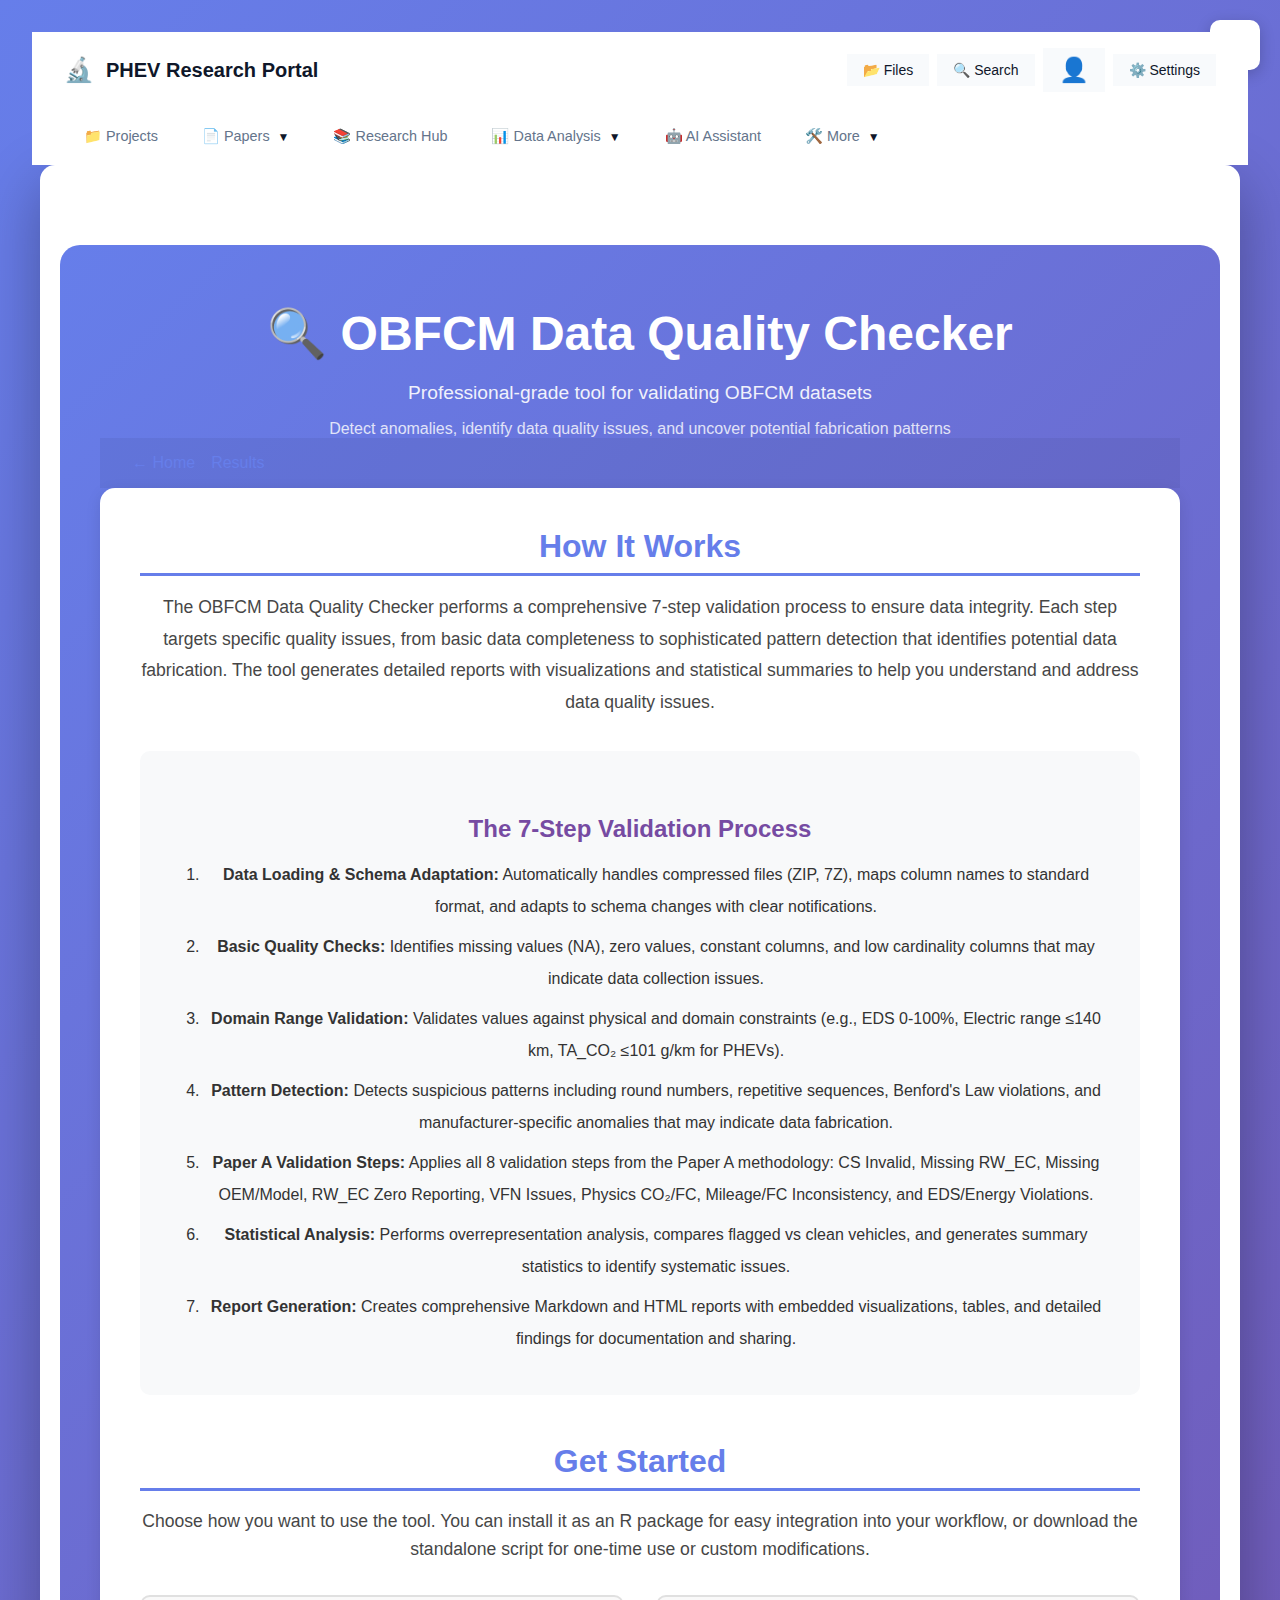
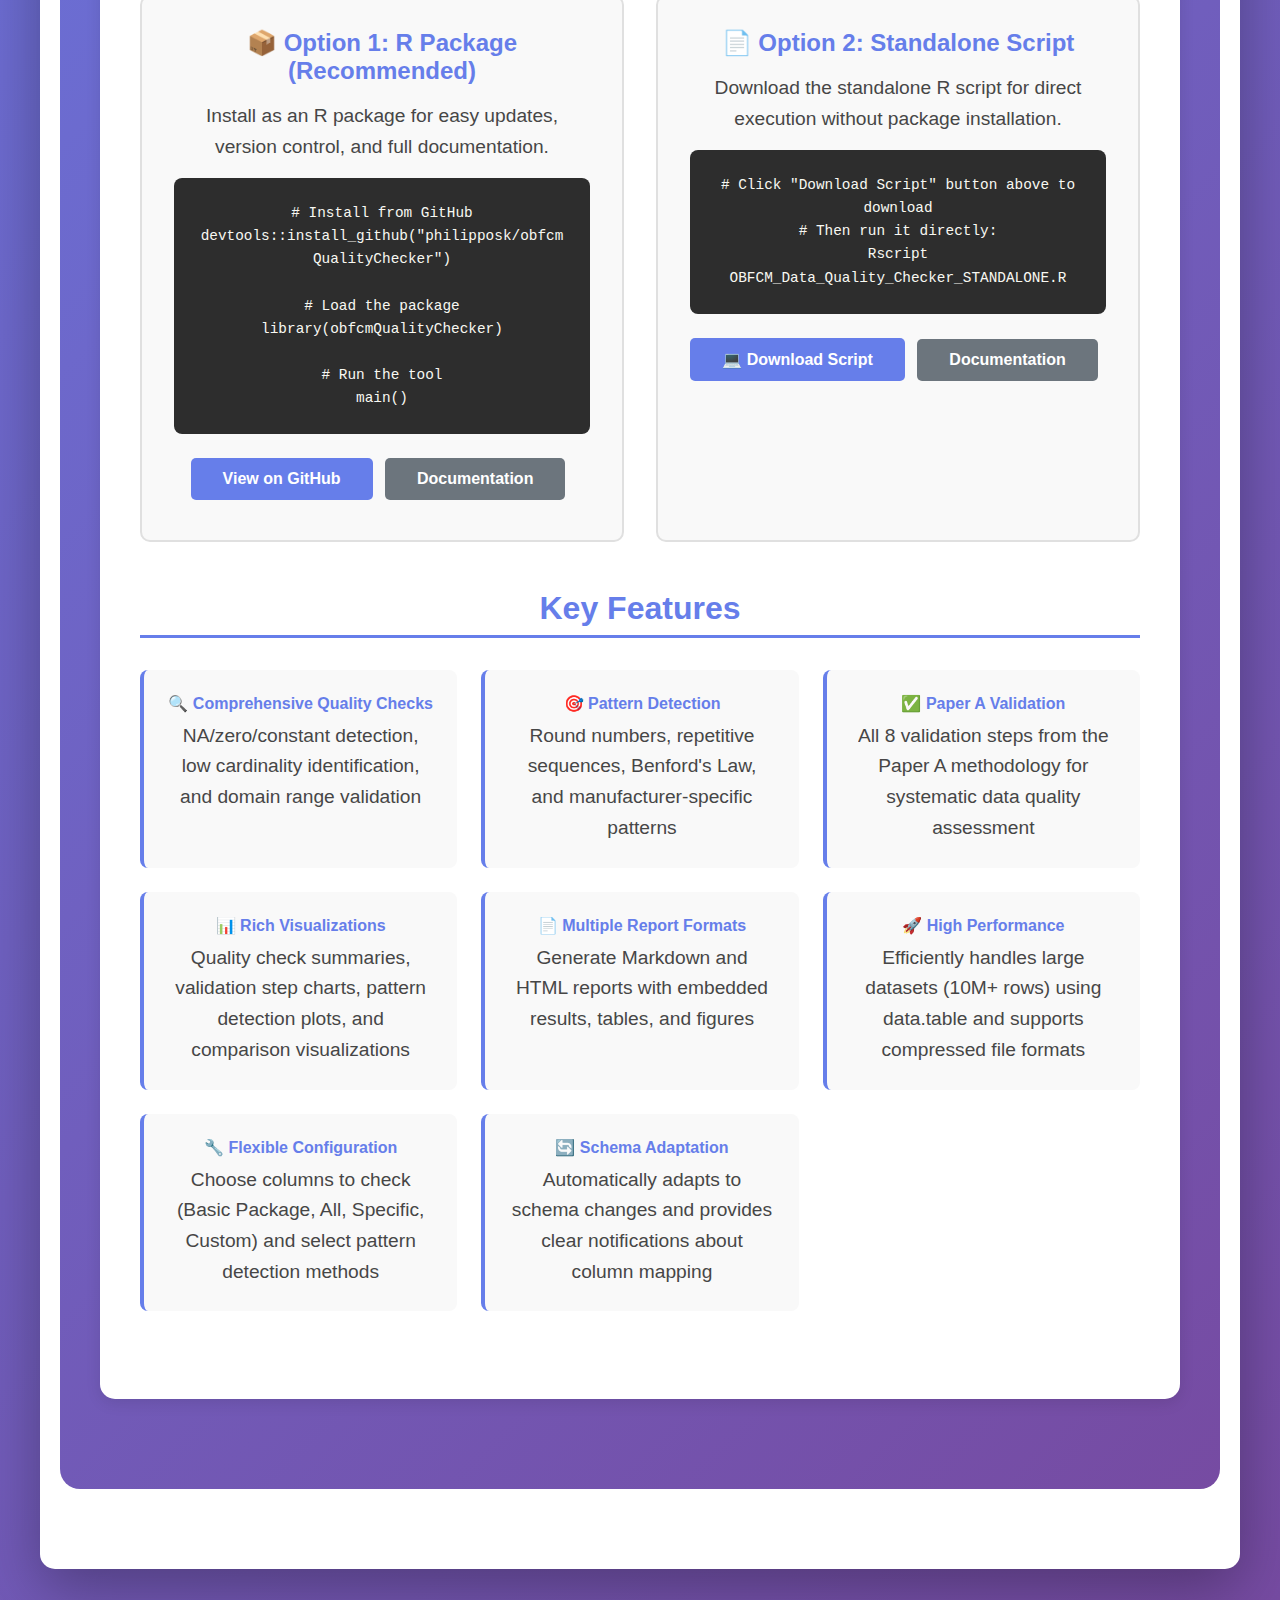
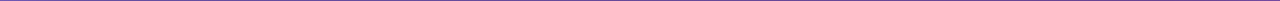
<file: obfcm-quality-checker.html>
<!DOCTYPE html>
<html lang="en">
<head>
    <meta charset="UTF-8">
    <meta name="viewport" content="width=device-width, initial-scale=1.0">
    <title>OBFCM Data Quality Checker - Professional Data Validation Tool</title>
    <style>
        * { margin: 0; padding: 0; box-sizing: border-box; }
        body {
            font-family: -apple-system, BlinkMacSystemFont, 'Segoe UI', Roboto, Oxygen, Ubuntu, Cantarell, sans-serif;
            background: linear-gradient(135deg, #667eea 0%, #764ba2 100%);
            min-height: 100vh;
            padding: 2rem;
        }
        .container {
            max-width: 1200px;
            margin: 0 auto;
            background: white;
            border-radius: 15px;
            box-shadow: 0 20px 60px rgba(0,0,0,0.3);
            overflow: hidden;
        }
        .header {
            background: linear-gradient(135deg, #667eea 0%, #764ba2 100%);
            color: white;
            padding: 3rem 2rem;
            text-align: center;
        }
        .header h1 {
            font-size: 2.5rem;
            margin-bottom: 0.5rem;
        }
        .header p {
            font-size: 1.2rem;
            opacity: 0.9;
        }
        .nav {
            background: rgba(0,0,0,0.05);
            padding: 1rem 2rem;
            display: flex;
            gap: 1rem;
        }
        .nav a {
            color: #667eea;
            text-decoration: none;
            font-weight: 500;
        }
        .content {
            padding: 3rem 2rem;
        }
        .section {
            margin-bottom: 3rem;
        }
        .section h2 {
            color: #667eea;
            font-size: 2rem;
            margin-bottom: 1rem;
            border-bottom: 3px solid #667eea;
            padding-bottom: 0.5rem;
        }
        .section p {
            color: #333;
            line-height: 1.6;
        }
        .section h3 {
            color: #764ba2;
            font-size: 1.5rem;
            margin-top: 2rem;
            margin-bottom: 1rem;
        }
        .two-columns {
            display: grid;
            grid-template-columns: repeat(auto-fit, minmax(min(300px, 100%), 1fr));
            gap: 2rem;
            margin: 2rem 0;
            width: 100%;
            max-width: 100%;
            box-sizing: border-box;
        }
        
        @media (max-width: 968px) {
            .two-columns {
                grid-template-columns: 1fr;
            }
        }
        .option-card {
            border: 2px solid #e0e0e0;
            border-radius: 10px;
            padding: 2rem;
            background: #f9f9f9;
            transition: all 0.3s;
            width: 100%;
            max-width: 100%;
            box-sizing: border-box;
            word-wrap: break-word;
            overflow-wrap: break-word;
            overflow: hidden;
        }
        .option-card:hover {
            border-color: #667eea;
            box-shadow: 0 5px 15px rgba(102, 126, 234, 0.2);
        }
        .option-card h3 {
            color: #667eea;
            margin-top: 0;
        }
        .code-block {
            background: #2d2d2d;
            color: #f8f8f2;
            padding: 1.5rem;
            border-radius: 8px;
            overflow-x: auto;
            margin: 1rem 0;
            font-family: 'Courier New', monospace;
        
            max-width: 100%;
            overflow-x: auto;
        }
        .code-block code {
            font-size: 0.9rem;
            line-height: 1.6;
        }
        .btn {
            display: inline-block;
            padding: 0.75rem 2rem;
            background: #667eea;
            color: white;
            text-decoration: none;
            border-radius: 5px;
            font-weight: bold;
            margin: 0.5rem 0.5rem 0.5rem 0;
            transition: all 0.3s;
        }
        .btn:hover {
            background: #764ba2;
            transform: translateY(-2px);
            box-shadow: 0 5px 15px rgba(102, 126, 234, 0.4);
        }
        .btn-secondary {
            background: #6c757d;
        }
        .process-steps {
            color: #333 !important;
            color: #333;
            color: #333;
            background: #f8f9fa;
            padding: 2rem;
            border-radius: 10px;
            margin: 2rem 0;
        }
        .process-steps ol {
            color: #333 !important;
            color: #333;
            margin-left: 2rem;
            line-height: 2;
        }
        .process-steps li {
            color: #333 !important;
            color: #333;
            color: #333;
            margin-bottom: 0.5rem;
        }
        .github-section {
            background: linear-gradient(135deg, #667eea 0%, #764ba2 100%);
            padding: 3rem;
            border-radius: 10px;
            margin: 2rem 0;
            color: white;
        }
        .github-section h2 {
            color: white;
            border: none;
        }
        .github-section code {
            background: rgba(0,0,0,0.3);
            padding: 0.5rem 1rem;
            border-radius: 5px;
            display: block;
            margin: 1rem 0;
        }
        .features-grid {
            display: grid;
            grid-template-columns: repeat(auto-fit, minmax(250px, 1fr));
            gap: 1.5rem;
            margin: 2rem 0;
        }
        .feature-card {
            background: #f9f9f9;
            padding: 1.5rem;
            border-radius: 8px;
            border-left: 4px solid #667eea;
        }
        .feature-card h4 {
            color: #667eea;
            margin-bottom: 0.5rem;
        }
        @media (max-width: 768px) {
            .two-columns {
                grid-template-columns: 1fr;
            }
            .header h1 {
                font-size: 1.8rem;
            }
        }
    
        .burger-menu {
            position: fixed;
            top: 20px;
            right: 20px;
            z-index: 1000;
            background: white;
            border-radius: 10px;
            box-shadow: 0 4px 15px rgba(0,0,0,0.2);
        }
        
        .burger-btn {
            width: 50px;
            height: 50px;
            display: flex;
            flex-direction: column;
            justify-content: center;
            align-items: center;
            cursor: pointer;
            padding: 10px;
        }
        
        .burger-line {
            width: 25px;
            height: 3px;
            background: #667eea;
            margin: 3px 0;
            transition: all 0.3s;
            border-radius: 2px;
        }
        
        .burger-menu.active .burger-line:nth-child(1) {
            transform: rotate(45deg) translate(8px, 8px);
        }
        
        .burger-menu.active .burger-line:nth-child(2) {
            opacity: 0;
        }
        
        .burger-menu.active .burger-line:nth-child(3) {
            transform: rotate(-45deg) translate(8px, -8px);
        }
        
        .menu-dropdown {
            position: absolute;
            top: 60px;
            right: 0;
            background: white;
            border-radius: 10px;
            box-shadow: 0 10px 30px rgba(0,0,0,0.3);
            min-width: 300px;
            max-height: 0;
            overflow: hidden;
            transition: max-height 0.3s;
        }
        
        .burger-menu.active .menu-dropdown {
            max-height: 600px;
            padding: 10px 0;
            overflow-y: auto;
        }
        
        .menu-item {
            padding: 15px 20px;
            cursor: pointer;
            transition: background 0.2s;
            border-bottom: 1px solid #f0f0f0;
        }
        
        .menu-item:hover { background: #f8f9fa; }
        .menu-item:last-child { border-bottom: none; }
        .menu-item a {
            text-decoration: none;
            color: #333;
            display: block;
            font-weight: 500;
        }
        
        .menu-item .download-r {
            font-size: 0.8em;
            color: #667eea;
            margin-top: 5px;
            font-family: 'Courier New', monospace;
            background: #f8f9fa;
            padding: 5px;
            border-radius: 3px;
        }
        
        .download-btn {
            background: linear-gradient(135deg, #667eea 0%, #764ba2 100%);
            color: white;
            padding: 12px 24px;
            border-radius: 5px;
            text-decoration: none;
            display: inline-block;
            margin: 10px 5px;
            font-weight: bold;
            transition: all 0.3s;
        }
        
        .download-btn:hover {
            transform: translateY(-2px);
            box-shadow: 0 6px 20px rgba(102, 126, 234, 0.4);
        }
        
        .container {
            max-width: 1200px;
            margin: 0 auto;
            padding: 80px 20px 40px;
        }
        
        .header {
            background: linear-gradient(135deg, #667eea 0%, #764ba2 100%);
            color: white;
            padding: 60px 40px;
            border-radius: 20px;
            margin-bottom: 40px;
            text-align: center;
        }
        
        .header h1 {
            font-size: 3em;
            margin-bottom: 20px;
        }
        
        .content {
            background: white;
            padding: 40px;
            border-radius: 15px;
            box-shadow: 0 4px 15px rgba(0,0,0,0.1);
            margin-bottom: 30px;
        }
        
        .analysis-content h1 {
            color: #2c3e50;
            font-size: 2.5em;
            margin-bottom: 20px;
            padding-bottom: 15px;
            border-bottom: 3px solid #667eea;
        }
        
        .analysis-content h2 {
            color: #2c3e50;
            font-size: 2em;
            margin: 40px 0 20px;
            padding-bottom: 10px;
            border-bottom: 2px solid #667eea;
        }
        
        .analysis-content h3 {
            color: #34495e;
            font-size: 1.5em;
            margin: 30px 0 15px;
        }
        
        .analysis-content h4 {
            color: #555;
            font-size: 1.2em;
            margin: 20px 0 10px;
        }
        
        .analysis-content table {
            width: 100%;
            border-collapse: collapse;
            margin: 20px 0;
            box-shadow: 0 2px 10px rgba(0,0,0,0.1);
        }
        
        .analysis-content table th {
            background: #667eea;
            color: white;
            padding: 15px;
            text-align: left;
            font-weight: 600;
        }
        
        .analysis-content table td {
            padding: 12px 15px;
            border-bottom: 1px solid #f0f0f0;
        }
        
        .analysis-content table tr:hover {
            background: #f8f9fa;
        }
        
        .figure-container {
            margin: 30px 0;
            text-align: center;
            background: #f8f9fa;
            padding: 20px;
            border-radius: 10px;
        }
        
        .figure-container img {
            max-width: 100%;
            height: auto;
            border-radius: 8px;
            box-shadow: 0 4px 15px rgba(0,0,0,0.1);
        }
        
        .figure-caption {
            margin-top: 15px;
            font-style: italic;
            color: #666;
            font-size: 0.95em;
            font-weight: 500;
        }
        
        @media (max-width: 768px) {
            .header h1 { font-size: 2em; }
            .content { padding: 20px; }
        }
    </style>
  <script src="UNIFIED_NAVIGATION.js"></script>
</head>
<body>
        <div class="burger-menu" id="burgerMenu">
        <div class="burger-btn" onclick="toggleMenu()">
            <div class="burger-line"></div>
            <div class="burger-line"></div>
            <div class="burger-line"></div>
        </div>
        <div class="menu-dropdown">
            <div class="menu-item">
                <a href="data-flagging-results.html">📊 Main Results</a>
            </div>
            <div class="menu-item">
                <a href="data-flagging-downloads.html">📥 Downloads & Resources</a>
            </div>
            <div class="menu-item">
                <a href="obfcm-quality-checker.html">🔍 Quality Checker Tool</a>
            </div>
            <div class="menu-item">
                <a href="index.html">🏠 Home</a>
            </div>
        </div>
    </div>
        
    <div class="container">
        <div class="header">
            <h1>🔍 OBFCM Data Quality Checker</h1>
            <p>Professional-grade tool for validating OBFCM datasets</p>
            <p style="font-size: 1rem; margin-top: 1rem; opacity: 0.8;">Detect anomalies, identify data quality issues, and uncover potential fabrication patterns</p>
        
        <div class="nav">
            <a href="index.html">← Home</a>
            <a href="data-flagging-results.html">Results</a>
        </div>
        
        <div class="content">
            <!-- How It Works Section -->
            <div class="section">
                <h2>How It Works</h2>
                <p style="font-size: 1.1rem; line-height: 1.8; margin-bottom: 2rem;">
                    The OBFCM Data Quality Checker performs a comprehensive 7-step validation process to ensure data integrity. 
                    Each step targets specific quality issues, from basic data completeness to sophisticated pattern detection that 
                    identifies potential data fabrication. The tool generates detailed reports with visualizations and statistical 
                    summaries to help you understand and address data quality issues.
                </p>
                
                <div class="process-steps">
                    <h3>The 7-Step Validation Process</h3>
                    <ol>
                        <li><strong>Data Loading & Schema Adaptation:</strong> Automatically handles compressed files (ZIP, 7Z), 
                            maps column names to standard format, and adapts to schema changes with clear notifications.</li>
                        <li><strong>Basic Quality Checks:</strong> Identifies missing values (NA), zero values, constant columns, 
                            and low cardinality columns that may indicate data collection issues.</li>
                        <li><strong>Domain Range Validation:</strong> Validates values against physical and domain constraints 
                            (e.g., EDS 0-100%, Electric range ≤140 km, TA_CO₂ ≤101 g/km for PHEVs).</li>
                        <li><strong>Pattern Detection:</strong> Detects suspicious patterns including round numbers, repetitive sequences, 
                            Benford's Law violations, and manufacturer-specific anomalies that may indicate data fabrication.</li>
                        <li><strong>Paper A Validation Steps:</strong> Applies all 8 validation steps from the Paper A methodology:
                            CS Invalid, Missing RW_EC, Missing OEM/Model, RW_EC Zero Reporting, VFN Issues, Physics CO₂/FC, 
                            Mileage/FC Inconsistency, and EDS/Energy Violations.</li>
                        <li><strong>Statistical Analysis:</strong> Performs overrepresentation analysis, compares flagged vs clean vehicles, 
                            and generates summary statistics to identify systematic issues.</li>
                        <li><strong>Report Generation:</strong> Creates comprehensive Markdown and HTML reports with embedded visualizations, 
                            tables, and detailed findings for documentation and sharing.</li>
                    </ol>
                </div>
            </div>
            
            <!-- Usage Options Section -->
            <div class="section">
                <h2>Get Started</h2>
                <p style="font-size: 1.1rem; margin-bottom: 2rem;">
                    Choose how you want to use the tool. You can install it as an R package for easy integration into your workflow, 
                    or download the standalone script for one-time use or custom modifications.
                </p>
                
                <div class="two-columns">
                    <div class="option-card">
                        <h3>📦 Option 1: R Package (Recommended)</h3>
                        <p>Install as an R package for easy updates, version control, and full documentation.</p>
                        <div class="code-block">
                            <code># Install from GitHub<br>
devtools::install_github("philipposk/obfcmQualityChecker")<br><br>
# Load the package<br>
library(obfcmQualityChecker)<br><br>
# Run the tool<br>
main()</code>
                        </div>
                        <a href="https://github.com/philipposk/obfcmQualityChecker" target="_blank" class="btn">View on GitHub</a>
                        <a href="../obfcmQualityChecker/README.md" download target="_blank" class="btn btn-secondary">Documentation</a>
                    </div>
                    
                    <div class="option-card">
                        <h3>📄 Option 2: Standalone Script</h3>
                        <p>Download the standalone R script for direct execution without package installation.</p>
                        <div class="code-block">
                            <code># Click "Download Script" button above to download<br>
                            # Then run it directly:<br>
                            Rscript OBFCM_Data_Quality_Checker_STANDALONE.R</code>
                        </div>
                        <button onclick="openRScriptSelectionModal()" class="btn" style="border: none; cursor: pointer; font-size: 1rem;">💻 Download Script</button>
                        <a href="../obfcmQualityChecker/README.md" download target="_blank" class="btn btn-secondary">Documentation</a>
                    </div>
                </div>
            </div>
            
            <!-- Features Section -->
            <div class="section">
                <h2>Key Features</h2>
                <div class="features-grid">
                    <div class="feature-card">
                        <h4>🔍 Comprehensive Quality Checks</h4>
                        <p>NA/zero/constant detection, low cardinality identification, and domain range validation</p>
                    </div>
                    <div class="feature-card">
                        <h4>🎯 Pattern Detection</h4>
                        <p>Round numbers, repetitive sequences, Benford's Law, and manufacturer-specific patterns</p>
                    </div>
                    <div class="feature-card">
                        <h4>✅ Paper A Validation</h4>
                        <p>All 8 validation steps from the Paper A methodology for systematic data quality assessment</p>
                    </div>
                    <div class="feature-card">
                        <h4>📊 Rich Visualizations</h4>
                        <p>Quality check summaries, validation step charts, pattern detection plots, and comparison visualizations</p>
                    </div>
                    <div class="feature-card">
                        <h4>📄 Multiple Report Formats</h4>
                        <p>Generate Markdown and HTML reports with embedded results, tables, and figures</p>
                    </div>
                    <div class="feature-card">
                        <h4>🚀 High Performance</h4>
                        <p>Efficiently handles large datasets (10M+ rows) using data.table and supports compressed file formats</p>
                    </div>
                    <div class="feature-card">
                        <h4>🔧 Flexible Configuration</h4>
                        <p>Choose columns to check (Basic Package, All, Specific, Custom) and select pattern detection methods</p>
                    </div>
                    <div class="feature-card">
                        <h4>🔄 Schema Adaptation</h4>
                        <p>Automatically adapts to schema changes and provides clear notifications about column mapping</p>
                    </div>
                </div>
            </div>
            
            <!-- GitHub Package Section -->
            

<script>
const rScriptContents = {
    mac: `#!/usr/bin/env Rscript\n# ==============================================================================\n# OBFCM Data Quality Checker - Complete Version\n# ==============================================================================\n# A comprehensive tool for checking OBFCM dataset quality, detecting anomalies,\n# and identifying potential data fabrication patterns.\n#\n# Author: Markos A. Ktistakis\n# Date: 2025-01-XX\n# Version: 2.0.0\n#\n# Features:\n# - All 8 validation steps from Paper A cleaning process\n# - Handles large datasets (10M+ rows) efficiently\n# - Supports zip/7z file input (auto-extracts)\n# - Interactive menu for customization\n# - Advanced pattern detection (percentiles, overrepresentation, etc.)\n# - Generates Markdown and HTML reports\n# - Flexible schema adaptation\n# ==============================================================================\n\n# Load required packages\nrequired_packages <- c(\n  "data.table",      # Fast data processing\n  "dplyr",           # Data manipulation\n  "tidyr",           # Data reshaping (gather/pivot)\n  "readr",           # Fast CSV reading\n  "knitr",           # Report generation\n  "rmarkdown",       # HTML rendering\n  "DT",              # Interactive tables in HTML\n  "ggplot2",         # Visualizations\n  "plotly",          # Interactive plots\n  "stringr",         # String operations\n  "readxl"           # Excel file reading (for VFN whitelist)\n)\n\n# Install missing packages\ninstall_if_missing <- function(packages) {\n  new_packages <- packages[!(packages %in% installed.packages()[,"Package"])]\n  if(length(new_packages)) {\n    cat("Installing missing packages:", paste(new_packages, collapse=", "), "\\n")\n    install.packages(new_packages, repos = "https://cloud.r-project.org")\n  }\n}\n\ninstall_if_missing(required_packages)\n\n# Load libraries\nsuppressPackageStartupMessages({\n  library(data.table)\n  library(dplyr)\n  library(tidyr)\n  library(readr)\n  library(knitr)\n  library(rmarkdown)\n  library(DT)\n  library(ggplot2)\n  library(plotly)\n  library(stringr)\n  if (requireNamespace("readxl", quietly = TRUE)) {\n    library(readxl)\n  }\n})\n\n# ==============================================================================\n# CONFIGURATION\n# ==============================================================================\n\nset.seed(42)\n\n# Basic package columns (from Paper A analysis)\nBASIC_PACKAGE_COLUMNS <- c(\n  # Energy and consumption\n  "RW_EC", "RW_FC", "RW_CO2", "RW_OVC",\n  "TA_EC", "TA_FC", "TA_CO2",\n  # Mileage\n  "Mileage_Tot", "Mileage_CD_Eng_Off", "Mileage_CD_Eng_On", \n  "Mileage_CI", "Mileage_CS",\n  # Fuel consumption\n  "FC_Tot", "FC_CD", "FC_CI", "FC_CS",\n  # Vehicle characteristics\n  "Mass", "AER", "Electric_range", "Battery_capacity", "Engine_power",\n  # Calculated metrics\n  "EDS", "distance_CD", "distance_total", "total_energy_kWh_per_100km",\n  "ice_kWh_per_100km", "electric_kWh_per_100km",\n  # Identifiers\n  "OEM", "Model", "VFN", "Year"\n)\n\n# Domain-specific validation ranges\nDOMAIN_RANGES <- list(\n  EDS = c(0, 100),\n  AER = c(0, 200),\n  Electric_range = c(0, 140),  # Updated: 140 km max for PHEVs\n  Mass = c(500, 5000),\n  RW_EC = c(0, 200),\n  TA_CO2 = c(0, 101),  # Updated: 101 g/km max for PHEVs\n  RW_CO2 = c(0, 800),\n  FC_CS = c(0, 20),\n  Mileage_Tot = c(0, 500000)\n)\n\n# ==============================================================================\n# UTILITY FUNCTIONS\n# ==============================================================================\n\nis_compressed <- function(filepath) {\n  ext <- tolower(tools::file_ext(filepath))\n  return(ext %in% c("zip", "7z", "gz", "bz2"))\n}\n\nextract_file <- function(filepath, output_dir = tempdir()) {\n  ext <- tolower(tools::file_ext(filepath))\n  \n  if (ext == "zip") {\n    unzip(filepath, exdir = output_dir)\n    csv_files <- list.files(output_dir, pattern = "\\\\.csv$", full.names = TRUE, recursive = TRUE)\n    if (length(csv_files) > 0) {\n      return(csv_files[1])\n    }\n  } else if (ext == "7z") {\n    if (system("which 7z", ignore.stdout = TRUE, ignore.stderr = TRUE) == 0) {\n      system(paste("7z x", filepath, "-o", output_dir, "-y"), ignore.stdout = TRUE)\n      csv_files <- list.files(output_dir, pattern = "\\\\.csv$", full.names = TRUE, recursive = TRUE)\n      if (length(csv_files) > 0) {\n        return(csv_files[1])\n      }\n    } else {\n      stop("7z extraction requires 7z command-line tool. Please install 7-Zip or extract manually.")\n    }\n  }\n  \n  return(NULL)\n}\n\nload_data <- function(filepath, nrows = NULL) {\n  cat("Loading data from:", filepath, "\\n")\n  \n  if (is_compressed(filepath)) {\n    cat("Detected compressed file. Extracting...\\n")\n    extracted_file <- extract_file(filepath)\n    if (is.null(extracted_file)) {\n      stop("Could not extract compressed file. Please extract manually.")\n    }\n    filepath <- extracted_file\n    cat("Extracted to:", filepath, "\\n")\n  }\n  \n  cat("Reading data (this may take a few minutes for large files)...\\n")\n  \n  tryCatch({\n    if (!is.null(nrows)) {\n      data <- fread(filepath, nrows = nrows, showProgress = TRUE)\n    } else {\n      data <- fread(filepath, showProgress = TRUE)\n    }\n    cat("Successfully loaded", nrow(data), "rows and", ncol(data), "columns\\n")\n    return(data)\n  }, error = function(e) {\n    cat("data.table failed, trying readr...\\n")\n    if (!is.null(nrows)) {\n      data <- read_csv(filepath, n_max = nrows, show_col_types = FALSE, progress = TRUE)\n    } else {\n      data <- read_csv(filepath, show_col_types = FALSE, progress = TRUE)\n    }\n    cat("Successfully loaded", nrow(data), "rows and", ncol(data), "columns\\n")\n    return(data)\n  })\n}\n\n\n# ==============================================================================\n# COLUMN NAME MAPPING\n# ==============================================================================\n\n# Map raw OBFCM column names to standard names\nmap_column_names <- function(data) {\n  cat("Mapping column names to standard format...\\n")\n  \n  # Column mapping dictionary\n  mappings <- list(\n    # Mileage columns\n    "Mileage_Tot" = c("OBFCM_TotLifetimeDist_km", "Mileage_Tot", "distance_total"),\n    "Mileage_CD_Eng_Off" = c("OBFCM_ChargeDeplOprEngineOff_km", "Mileage_CD_Eng_Off", "distance_CD"),\n    "Mileage_CD_Eng_On" = c("OBFCM_ChargeDeplOprEngineOn_km", "Mileage_CD_Eng_On"),\n    "Mileage_CI" = c("OBFCM_ChargeIncrOpr_km", "Mileage_CI"),\n    "Mileage_CS" = c("OBFCM_ChargeSustOpr_km", "Mileage_CS"),\n    \n    # Fuel consumption\n    "FC_Tot" = c("OBFCM_TotLifetimeFuel_l", "FC_Tot"),\n    "FC_CD" = c("OBFCM_ChargeDeplFuel_l", "FC_CD"),\n    "FC_CI" = c("OBFCM_ChargeIncrFuel_l", "FC_CI"),\n    "FC_CS" = c("OBFCM_ChargeSustFuel_l", "FC_CS"),\n    \n    # Energy and CO2\n    "RW_EC" = c("RW_EC", "OBFCM_RW_EC"),\n    "RW_FC" = c("RW_FC", "OBFCM_RW_FC"),\n    "RW_CO2" = c("RW_CO2", "OBFCM_RW_CO2"),\n    "TA_EC" = c("TA_EC", "OBFCM_TA_EC"),\n    "TA_FC" = c("TA_FC", "OBFCM_TA_FC"),\n    "TA_CO2" = c("TA_CO2", "OBFCM_TA_CO2"),\n    \n    # Identifiers\n    "OEM" = c("OEM", "MS_OEM", "key-oem"),\n    "Model" = c("Model", "Modelup", "Model_name", "key-model"),\n    "VFN" = c("VFN", "MS_VFN", "VFN_corr"),\n    "Year" = c("Year", "OBFCM_ReportingPeriod", "RegistrationYear")\n  )\n  \n  # Find and create mapped columns\n  for (standard_name in names(mappings)) {\n    possible_names <- mappings[[standard_name]]\n    found <- FALSE\n    for (old_name in possible_names) {\n      if (old_name %in% names(data)) {\n        if (!standard_name %in% names(data) || standard_name != old_name) {\n          data[[standard_name]] <- data[[old_name]]\n          if (standard_name != old_name) {\n            cat("Mapped:", old_name, "->", standard_name, "\\n")\n          }\n        }\n        found <- TRUE\n        break\n      }\n    }\n  }\n  \n  return(data)\n}\n\n# ==============================================================================\n# VALIDATION STEP 1: CS Invalid\n# ==============================================================================\n\n\ncheck_step1_cs_invalid <- function(data) {\n  cat("Step 1: Checking CS (Charge-Sustaining) Invalid...\n")\n  \n  flags <- rep(FALSE, nrow(data))\n  \n  # Check Mileage_CS (may need calculation if not present)\n  if (!"Mileage_CS" %in% names(data)) {\n    # Try to calculate from other columns\n    if ("Mileage_Tot" %in% names(data) && \n        "Mileage_CD_Eng_Off" %in% names(data) &&\n        "Mileage_CD_Eng_On" %in% names(data) &&\n        "Mileage_CI" %in% names(data)) {\n      data$Mileage_CS <- data$Mileage_Tot - \n                         data$Mileage_CD_Eng_Off - \n                         data$Mileage_CD_Eng_On - \n                         data$Mileage_CI\n      cat("Calculated Mileage_CS from other mileage columns\n")\n    }\n  }\n  \n  if ("Mileage_CS" %in% names(data)) {\n    flags <- flags | (data$Mileage_CS < 0 | is.na(data$Mileage_CS))\n  }\n  \n  # Check FC_CS (may need calculation if not present)\n  if (!"FC_CS" %in% names(data)) {\n    # Try to calculate from other columns\n    if ("FC_Tot" %in% names(data) && \n        "FC_CD" %in% names(data) &&\n        "FC_CI" %in% names(data)) {\n      data$FC_CS <- data$FC_Tot - data$FC_CD - data$FC_CI\n      cat("Calculated FC_CS from other fuel consumption columns\n")\n    }\n  }\n  \n  if ("FC_CS" %in% names(data)) {\n    flags <- flags | (data$FC_CS < 0 | is.na(data$FC_CS))\n  }\n  \n  return(flags)\n}\n\n# ==============================================================================\n# VALIDATION STEP 2: Missing RW_EC\n# ==============================================================================\n\ncheck_step2_missing_rw_ec <- function(data) {\n  cat("Step 2: Checking Missing RW_EC...\\n")\n  \n  if ("RW_EC" %in% names(data)) {\n    return(is.na(data$RW_EC))\n  } else {\n    cat("Warning: RW_EC column not found. Skipping Step 2.\\n")\n    return(rep(FALSE, nrow(data)))\n  }\n}\n\n# ==============================================================================\n# VALIDATION STEP 3: Missing OEM/Model\n# ==============================================================================\n\ncheck_step3_missing_oem_model <- function(data) {\n  cat("Step 3: Checking Missing OEM/Model...\\n")\n  \n  flags <- rep(FALSE, nrow(data))\n  \n  # Check OEM\n  if ("OEM" %in% names(data)) {\n    flags <- flags | (is.na(data$OEM) | data$OEM == "")\n  }\n  \n  # Check Model (try common model column names)\n  model_cols <- c("Model", "Modelup", "Model_name")\n  for (col in model_cols) {\n    if (col %in% names(data)) {\n      flags <- flags | (is.na(data[[col]]) | data[[col]] == "")\n      break\n    }\n  }\n  \n  return(flags)\n}\n\n# ==============================================================================\n# VALIDATION STEP 4: RW_EC Zero Reporting (Percentile-based)\n# ==============================================================================\n\ncheck_step4_rw_ec_zero <- function(data) {\n  cat("Step 4: Checking RW_EC Zero Reporting (percentile-based)...\\n")\n  \n  if (!"RW_EC" %in% names(data)) {\n    cat("Warning: RW_EC column not found. Skipping Step 4.\\n")\n    return(rep(FALSE, nrow(data)))\n  }\n  \n  flags <- rep(FALSE, nrow(data))\n  \n  # Get grouping columns\n  group_cols <- c()\n  if ("OEM" %in% names(data)) group_cols <- c(group_cols, "OEM")\n  model_cols <- c("Model", "Modelup", "Model_name")\n  for (col in model_cols) {\n    if (col %in% names(data)) {\n      group_cols <- c(group_cols, col)\n      break\n    }\n  }\n  if ("Year" %in% names(data)) group_cols <- c(group_cols, "Year")\n  \n  if (length(group_cols) > 0) {\n    # Case A: Systematic zero reporting (p95 == 0)\n    data_grouped <- data %>%\n      group_by(across(all_of(group_cols))) %>%\n      summarise(\n        p95_rw_ec = quantile(RW_EC, 0.95, na.rm = TRUE),\n        .groups = "drop"\n      )\n    \n    # Merge back and flag\n    data <- data %>%\n      left_join(data_grouped, by = group_cols)\n    \n    flags <- flags | (!is.na(data$p95_rw_ec) & data$p95_rw_ec == 0)\n    \n    # Case B: Partial zero reporting (>30% zeros)\n    data_grouped2 <- data %>%\n      group_by(across(all_of(group_cols))) %>%\n      summarise(\n        total = n(),\n        zeros = sum(RW_EC == 0, na.rm = TRUE),\n        share_zero = zeros / total,\n        .groups = "drop"\n      )\n    \n    data <- data %>%\n      left_join(data_grouped2, by = group_cols)\n    \n    flags <- flags | (!is.na(data$share_zero) & data$share_zero > 0.30)\n  } else {\n    # Fallback: simple zero check\n    flags <- flags | (data$RW_EC == 0)\n  }\n  \n  return(flags)\n}\n\n# ==============================================================================\n# VALIDATION STEP 5: VFN Issue (Optional)\n# ==============================================================================\n\ncheck_step5_vfn_issue <- function(data, vfn_whitelist_path = NULL) {\n  cat("Step 5: Checking VFN Issues...\\n")\n  \n  if (!"VFN" %in% names(data)) {\n    cat("Warning: VFN column not found. Skipping Step 5.\\n")\n    return(rep(FALSE, nrow(data)))\n  }\n  \n  if (is.null(vfn_whitelist_path) || !file.exists(vfn_whitelist_path)) {\n    cat("Note: VFN whitelist file not provided or not found.\\n")\n    cat("VFN validation will be skipped. This is normal if the whitelist file is not available.\\n")\n    return(rep(FALSE, nrow(data)))\n  }\n  \n  # Load whitelist\n  tryCatch({\n    if (tools::file_ext(vfn_whitelist_path) == "xlsx") {\n      if (requireNamespace("readxl", quietly = TRUE)) {\n        vfn_whitelist <- readxl::read_excel(vfn_whitelist_path)\n      } else {\n        cat("Warning: readxl package not available. Cannot read Excel file.\\n")\n        return(rep(FALSE, nrow(data)))\n      }\n    } else {\n      vfn_whitelist <- read_csv(vfn_whitelist_path, show_col_types = FALSE)\n    }\n    \n    # Get VFN column name from whitelist\n    vfn_col <- names(vfn_whitelist)[1]  # Assume first column is VFN\n    \n    valid_vfns <- unique(vfn_whitelist[[vfn_col]])\n    flags <- !(data$VFN %in% valid_vfns) & !is.na(data$VFN)\n    \n    cat("VFN whitelist loaded:", length(valid_vfns), "valid VFNs\\n")\n    return(flags)\n  }, error = function(e) {\n    cat("Error loading VFN whitelist:", e$message, "\\n")\n    return(rep(FALSE, nrow(data)))\n  })\n}\n\n# ==============================================================================\n# VALIDATION STEP 6: Physics-based CO2/FC\n# ==============================================================================\n\ncheck_step6_physics_co2_fc <- function(data) {\n  cat("Step 6: Checking Physics-based CO2/FC...\\n")\n  \n  flags <- rep(FALSE, nrow(data))\n  \n  # Calculate FCgap_perc if not present\n  if (!"FCgap_perc" %in% names(data)) {\n    if ("RW_FC" %in% names(data) && "TA_FC" %in% names(data)) {\n      data$FCgap_perc <<- ((data$RW_FC - data$TA_FC) / data$TA_FC) * 100\n    }\n  }\n  \n  # Check FCgap_perc > 1800\n  if ("FCgap_perc" %in% names(data)) {\n    flags <- flags | (!is.na(data$FCgap_perc) & data$FCgap_perc > 1800)\n  }\n  \n  # Check TA_CO2 >= 190\n  if ("TA_CO2" %in% names(data)) {\n    flags <- flags | (!is.na(data$TA_CO2) & data$TA_CO2 >= 190)\n  }\n  \n  # Check RW_CO2 > 800\n  if ("RW_CO2" %in% names(data)) {\n    flags <- flags | (!is.na(data$RW_CO2) & data$RW_CO2 > 800)\n  }\n  \n  return(flags)\n}\n\n# ==============================================================================\n# VALIDATION STEP 7: Mileage/FC Inconsistencies\n# ==============================================================================\n\ncheck_step7_mileage_fc_inconsistency <- function(data) {\n  cat("Step 7: Checking Mileage/FC Inconsistencies...\\n")\n  \n  flags <- rep(FALSE, nrow(data))\n  \n  # CD engine-on: mileage=0, FC>0.1\n  if ("Mileage_CD_Eng_On" %in% names(data) && "FC_CD" %in% names(data)) {\n    flags <- flags | (!is.na(data$Mileage_CD_Eng_On) & !is.na(data$FC_CD) &\n                      data$Mileage_CD_Eng_On == 0 & data$FC_CD > 0.1)\n  }\n  \n  # CS zero distance: mileage=0, FC>0.1\n  if ("Mileage_CS" %in% names(data) && "FC_CS" %in% names(data)) {\n    flags <- flags | (!is.na(data$Mileage_CS) & !is.na(data$FC_CS) &\n                      data$Mileage_CS == 0 & data$FC_CS > 0.1)\n  }\n  \n  # CI zero distance: mileage=0, FC>3\n  if ("Mileage_CI" %in% names(data) && "FC_CI" %in% names(data)) {\n    flags <- flags | (!is.na(data$Mileage_CI) & !is.na(data$FC_CI) &\n                      data$Mileage_CI == 0 & data$FC_CI > 3)\n  }\n  \n  # CS large distance, zero fuel: mileage>100, FC=0\n  if ("Mileage_CS" %in% names(data) && "FC_CS" %in% names(data)) {\n    flags <- flags | (!is.na(data$Mileage_CS) & !is.na(data$FC_CS) &\n                      data$Mileage_CS > 100 & data$FC_CS == 0)\n  }\n  \n  return(flags)\n}\n\n# ==============================================================================\n# VALIDATION STEP 8: EDS/Energy Violations\n# ==============================================================================\n\ncheck_step8_eds_energy_violation <- function(data) {\n  cat("Step 8: Checking EDS/Energy Violations...\\n")\n  \n  flags <- rep(FALSE, nrow(data))\n  \n  # EDS outside 0-100%\n  if ("EDS" %in% names(data)) {\n    flags <- flags | (!is.na(data$EDS) & (data$EDS < 0 | data$EDS > 100))\n  }\n  \n  # Negative energy values\n  energy_cols <- c("RW_EC", "TA_EC", "total_energy_kWh_per_100km", \n                   "ice_kWh_per_100km", "electric_kWh_per_100km")\n  for (col in energy_cols) {\n    if (col %in% names(data)) {\n      flags <- flags | (!is.na(data[[col]]) & data[[col]] < 0)\n    }\n  }\n  \n  # Energy accounting consistency (if both ICE and electric exist)\n  if ("ice_kWh_per_100km" %in% names(data) && \n      "electric_kWh_per_100km" %in% names(data) &&\n      "total_energy_kWh_per_100km" %in% names(data)) {\n    calculated_total <- data$ice_kWh_per_100km + data$electric_kWh_per_100km\n    flags <- flags | (!is.na(calculated_total) & !is.na(data$total_energy_kWh_per_100km) &\n                      abs(calculated_total - data$total_energy_kWh_per_100km) > 0.1)\n  }\n  \n  return(flags)\n}\n\n# ==============================================================================\n# ADDITIONAL DOMAIN CHECKS\n# ==============================================================================\n\ncheck_additional_domain <- function(data) {\n  cat("Checking Additional Domain-Specific Issues...\\n")\n  \n  flags <- list()\n  \n  # Electric_range > 140 km\n  if ("Electric_range" %in% names(data)) {\n    flags$electric_range_high <- !is.na(data$Electric_range) & data$Electric_range > 140\n  }\n  \n  # TA_CO2 > 101 g/km (likely non-PHEV)\n  if ("TA_CO2" %in% names(data)) {\n    flags$ta_co2_high <- !is.na(data$TA_CO2) & data$TA_CO2 > 101\n  }\n  \n  return(flags)\n}\n\n# ==============================================================================\n# BASIC DATA QUALITY CHECKS\n# ==============================================================================\n\ncheck_na_columns <- function(data) {\n  cat("Checking for NA columns...\\n")\n  na_summary <- data %>%\n    summarise_all(~ sum(is.na(.))) %>%\n    pivot_longer(everything(), names_to = "column", values_to = "na_count") %>%\n    mutate(na_percentage = round(na_count / nrow(data) * 100, 2)) %>%\n    arrange(desc(na_count))\n  \n  return(na_summary)\n}\n\ncheck_zero_columns <- function(data) {\n  cat("Checking for zero columns...\\n")\n  numeric_cols <- sapply(data, is.numeric)\n  zero_summary <- data[, numeric_cols, drop = FALSE] %>%\n    summarise_all(~ sum(. == 0, na.rm = TRUE)) %>%\n    pivot_longer(everything(), names_to = "column", values_to = "zero_count") %>%\n    mutate(zero_percentage = round(zero_count / nrow(data) * 100, 2)) %>%\n    arrange(desc(zero_count))\n  \n  return(zero_summary)\n}\n\ncheck_constant_columns <- function(data) {\n  cat("Checking for constant columns...\\n")\n  constant_cols <- sapply(data, function(x) {\n    if (is.numeric(x)) {\n      x_clean <- x[!is.na(x)]\n      if (length(x_clean) > 0) {\n        return(length(unique(x_clean)) == 1)\n      }\n    } else {\n      x_clean <- x[!is.na(x)]\n      if (length(x_clean) > 0) {\n        return(length(unique(x_clean)) == 1)\n      }\n    }\n    return(FALSE)\n  })\n  \n  constant_summary <- data.frame(\n    column = names(constant_cols),\n    is_constant = constant_cols,\n    stringsAsFactors = FALSE\n  ) %>%\n    filter(is_constant == TRUE)\n  \n  return(constant_summary)\n}\n\ncheck_low_cardinality <- function(data, min_expected_values = 5) {\n  cat("Checking for low cardinality columns...\\n")\n  \n  # Known binary columns (should be excluded)\n  known_binary <- c("Powertrain", "Fuel_type", "Is_PHEV")\n  \n  cardinality_summary <- sapply(data, function(x) {\n    x_clean <- x[!is.na(x)]\n    if (length(x_clean) > 0) {\n      return(length(unique(x_clean)))\n    }\n    return(0)\n  })\n  \n  low_cardinality <- data.frame(\n    column = names(cardinality_summary),\n    unique_values = cardinality_summary,\n    stringsAsFactors = FALSE\n  ) %>%\n    filter(\n      unique_values < min_expected_values,\n      unique_values > 1,  # Exclude constants (handled separately)\n      !column %in% known_binary  # Exclude known binary columns\n    ) %>%\n    arrange(unique_values)\n  \n  return(low_cardinality)\n}\n\n# ==============================================================================\n# PATTERN DETECTION FUNCTIONS\n# ==============================================================================\n\ncheck_round_numbers <- function(data, columns = NULL) {\n  cat("Checking for round numbers pattern...\\n")\n  \n  if (is.null(columns)) {\n    columns <- names(data)[sapply(data, is.numeric)]\n  }\n  \n  round_summary <- list()\n  \n  for (col in columns) {\n    if (col %in% names(data) && is.numeric(data[[col]])) {\n      values <- data[[col]][!is.na(data[[col]]) & data[[col]] != 0]\n      \n      if (length(values) > 100) {\n        ends_in_0_or_5 <- sum(values %% 10 %in% c(0, 5), na.rm = TRUE)\n        pct_round <- round(ends_in_0_or_5 / length(values) * 100, 2)\n        \n        multiples_of_10 <- sum(values %% 10 == 0, na.rm = TRUE)\n        pct_mult10 <- round(multiples_of_10 / length(values) * 100, 2)\n        \n        multiples_of_5 <- sum(values %% 5 == 0, na.rm = TRUE)\n        pct_mult5 <- round(multiples_of_5 / length(values) * 100, 2)\n        \n        round_summary[[col]] <- data.frame(\n          column = col,\n          total_values = length(values),\n          ends_0_or_5 = ends_in_0_or_5,\n          pct_ends_0_or_5 = pct_round,\n          multiples_of_10 = multiples_of_10,\n          pct_mult10 = pct_mult10,\n          multiples_of_5 = multiples_of_5,\n          pct_mult5 = pct_mult5,\n          stringsAsFactors = FALSE\n        )\n      }\n    }\n  }\n  \n  if (length(round_summary) > 0) {\n    return(bind_rows(round_summary))\n  } else {\n    return(data.frame())\n  }\n}\n\ncheck_repetitive_sequences <- function(data, columns = NULL) {\n  cat("Checking for repetitive sequences...\\n")\n  \n  if (is.null(columns)) {\n    columns <- names(data)[sapply(data, is.numeric)]\n  }\n  \n  sequence_summary <- list()\n  \n  for (col in columns) {\n    if (col %in% names(data) && is.numeric(data[[col]])) {\n      values <- data[[col]][!is.na(data[[col]])]\n      \n      if (length(values) > 1000) {\n        # Sample for large datasets\n        if (length(values) > 10000) {\n          values <- sample(values, 10000)\n        }\n        \n        # Check for exact duplicates in sequence\n        duplicates <- sum(duplicated(values))\n        pct_duplicates <- round(duplicates / length(values) * 100, 2)\n        \n        # Check for patterns (e.g., same value repeated many times)\n        value_counts <- table(values)\n        max_repetition <- max(value_counts)\n        pct_max_repetition <- round(max_repetition / length(values) * 100, 2)\n        \n        sequence_summary[[col]] <- data.frame(\n          column = col,\n          total_values = length(values),\n          duplicate_count = duplicates,\n          pct_duplicates = pct_duplicates,\n          max_repetition = max_repetition,\n          pct_max_repetition = pct_max_repetition,\n          stringsAsFactors = FALSE\n        )\n      }\n    }\n  }\n  \n  if (length(sequence_summary) > 0) {\n    return(bind_rows(sequence_summary))\n  } else {\n    return(data.frame())\n  }\n}\n\ncheck_benford_law <- function(data, columns = NULL) {\n  cat("Checking Benford's Law violations...\\n")\n  \n  if (is.null(columns)) {\n    columns <- names(data)[sapply(data, is.numeric)]\n  }\n  \n  benford_summary <- list()\n  \n  for (col in columns) {\n    if (col %in% names(data) && is.numeric(data[[col]])) {\n      values <- data[[col]][!is.na(data[[col]]) & data[[col]] > 0]\n      \n      if (length(values) > 1000) {\n        # Get first digit\n        first_digits <- as.numeric(substr(abs(values), 1, 1))\n        first_digits <- first_digits[first_digits > 0 & first_digits < 10]\n        \n        if (length(first_digits) > 100) {\n          # Expected Benford distribution\n          benford_expected <- log10(1 + 1/1:9)\n          \n          # Observed distribution\n          observed <- table(factor(first_digits, levels = 1:9))\n          observed_pct <- as.numeric(observed) / sum(observed)\n          \n          # Chi-square test\n          chi_sq <- sum((observed - sum(observed) * benford_expected)^2 / (sum(observed) * benford_expected))\n          p_value <- 1 - pchisq(chi_sq, df = 8)\n          \n          # Maximum deviation\n          max_deviation <- max(abs(observed_pct - benford_expected))\n          \n          benford_summary[[col]] <- data.frame(\n            column = col,\n            total_values = length(first_digits),\n            chi_square = round(chi_sq, 2),\n            p_value = round(p_value, 4),\n            max_deviation = round(max_deviation, 4),\n            violates_benford = p_value < 0.05,\n            stringsAsFactors = FALSE\n          )\n        }\n      }\n    }\n  }\n  \n  if (length(benford_summary) > 0) {\n    return(bind_rows(benford_summary))\n  } else {\n    return(data.frame())\n  }\n}\n\ncheck_manufacturer_patterns <- function(data, manufacturer_col = "OEM") {\n  cat("Checking manufacturer-specific patterns...\\n")\n  \n  if (!manufacturer_col %in% names(data)) {\n    cat("Warning: Manufacturer column not found. Skipping manufacturer-specific checks.\\n")\n    return(data.frame())\n  }\n  \n  manufacturers <- unique(data[[manufacturer_col]])\n  manufacturers <- manufacturers[!is.na(manufacturers)]\n  \n  pattern_summary <- list()\n  \n  for (mfr in manufacturers[1:min(10, length(manufacturers))]) {  # Limit to first 10 for performance\n    mfr_data <- data[data[[manufacturer_col]] == mfr, ]\n    \n    if (nrow(mfr_data) > 100) {\n      # Check numeric columns for patterns\n      numeric_cols <- names(mfr_data)[sapply(mfr_data, is.numeric)]\n      \n      for (col in numeric_cols[1:min(5, length(numeric_cols))]) {  # Limit columns\n        values <- mfr_data[[col]][!is.na(mfr_data[[col]])]\n        \n        if (length(values) > 50) {\n          # Check for low variance (suspicious uniformity)\n          cv <- sd(values, na.rm = TRUE) / mean(values, na.rm = TRUE)\n          \n          # Check for round numbers\n          round_pct <- sum(values %% 10 == 0, na.rm = TRUE) / length(values) * 100\n          \n          pattern_summary[[paste(mfr, col, sep = "_")]] <- data.frame(\n            manufacturer = mfr,\n            column = col,\n            n_vehicles = nrow(mfr_data),\n            coefficient_of_variation = round(cv, 4),\n            pct_round_numbers = round(round_pct, 2),\n            suspicious = cv < 0.01 | round_pct > 80,\n            stringsAsFactors = FALSE\n          )\n        }\n      }\n    }\n  }\n  \n  if (length(pattern_summary) > 0) {\n    return(bind_rows(pattern_summary))\n  } else {\n    return(data.frame())\n  }\n}\n\n# ==============================================================================\n# OVERREPRESENTATION ANALYSIS\n# ==============================================================================\n\ncalculate_overrepresentation <- function(data, flags, group_col) {\n  cat("Calculating overrepresentation by", group_col, "...\\n")\n  \n  if (!group_col %in% names(data)) {\n    return(data.frame())\n  }\n  \n  # Calculate flagged vs clean by group\n  data$is_flagged <- flags\n  \n  group_stats <- data %>%\n    group_by(across(all_of(group_col))) %>%\n    summarise(\n      total = n(),\n      flagged = sum(is_flagged, na.rm = TRUE),\n      clean = total - flagged,\n      .groups = "drop"\n    ) %>%\n    filter(total > 0) %>%\n    mutate(\n      flagged_pct = round(flagged / total * 100, 2),\n      clean_pct = round(clean / total * 100, 2)\n    )\n  \n  # Calculate overall rates\n  overall_flagged_pct <- sum(flags, na.rm = TRUE) / length(flags) * 100\n  \n  # Calculate overrepresentation\n  group_stats <- group_stats %>%\n    mutate(\n      expected_flagged = total * overall_flagged_pct / 100,\n      overrepresentation_pct = round((flagged / expected_flagged - 1) * 100, 2)\n    ) %>%\n    arrange(desc(overrepresentation_pct))\n  \n  return(group_stats)\n}\n\n# ==============================================================================\n# VEHICLE CHARACTERISTICS COMPARISON\n# ==============================================================================\n\ncompare_flagged_vs_clean <- function(data, flags) {\n  cat("Comparing flagged vs clean vehicle characteristics...\\n")\n  \n  data$is_flagged <- flags\n  \n  comparison_cols <- c("Mass", "TA_CO2", "Electric_range", "Engine_power", \n                       "AER", "Mileage_Tot", "FC_Tot")\n  \n  comparison <- list()\n  \n  for (col in comparison_cols) {\n    if (col %in% names(data) && is.numeric(data[[col]])) {\n      flagged_mean <- mean(data[[col]][flags], na.rm = TRUE)\n      clean_mean <- mean(data[[col]][!flags], na.rm = TRUE)\n      \n      if (!is.na(flagged_mean) && !is.na(clean_mean) && clean_mean != 0) {\n        diff_pct <- round((flagged_mean - clean_mean) / clean_mean * 100, 2)\n        direction <- ifelse(diff_pct > 0, "⬆️ Higher", "⬇️ Lower")\n        \n        comparison[[col]] <- data.frame(\n          characteristic = col,\n          flagged_mean = round(flagged_mean, 2),\n          clean_mean = round(clean_mean, 2),\n          difference_pct = diff_pct,\n          direction = direction,\n          stringsAsFactors = FALSE\n        )\n      }\n    }\n  }\n  \n  if (length(comparison) > 0) {\n    return(bind_rows(comparison))\n  } else {\n    return(data.frame())\n  }\n}\n\n# ==============================================================================\n# REPORT GENERATION\n# ==============================================================================\n\ngenerate_markdown_report <- function(results, output_file) {\n  cat("Generating Markdown report...\\n")\n  \n  md_content <- paste0(\n    "# OBFCM Data Quality Check Report\\n\\n",\n    "**Generated:** ", Sys.time(), "\\n\\n",\n    "## Executive Summary\\n\\n",\n    "- **Total rows:** ", results$summary$total_rows, "\\n",\n    "- **Total columns:** ", results$summary$total_columns, "\\n",\n    "- **Columns checked:** ", results$summary$columns_checked, "\\n",\n    "- **Total vehicles flagged:** ", sum(results$flags$any_flag), "\\n",\n    "- **Clean vehicles:** ", sum(!results$flags$any_flag), "\\n",\n    "- **Vehicles with multiple flags:** ", sum(results$flags$flag_count > 1), "\\n\\n",\n    \n    "## Flagging Summary (8-Step System)\\n\\n",\n    "| Step | Description | Vehicles Flagged | Percentage |\\n",\n    "|------|-------------|------------------|------------|\\n",\n    "| Step 1 | CS Invalid | ", sum(results$flags$step1_cs_invalid), " | ", \n    round(sum(results$flags$step1_cs_invalid) / results$summary$total_rows * 100, 2), "% |\\n",\n    "| Step 2 | Missing RW_EC | ", sum(results$flags$step2_missing_rw_ec), " | ", \n    round(sum(results$flags$step2_missing_rw_ec) / results$summary$total_rows * 100, 2), "% |\\n",\n    "| Step 3 | Missing OEM/Model | ", sum(results$flags$step3_missing_oem_model), " | ", \n    round(sum(results$flags$step3_missing_oem_model) / results$summary$total_rows * 100, 2), "% |\\n",\n    "| Step 4 | RW_EC Zero | ", sum(results$flags$step4_rw_ec_zero), " | ", \n    round(sum(results$flags$step4_rw_ec_zero) / results$summary$total_rows * 100, 2), "% |\\n",\n    "| Step 5 | VFN Issue | ", sum(results$flags$step5_vfn_issue), " | ", \n    round(sum(results$flags$step5_vfn_issue) / results$summary$total_rows * 100, 2), "% |\\n",\n    "| Step 6 | Physics CO2/FC | ", sum(results$flags$step6_physics_co2_fc), " | ", \n    round(sum(results$flags$step6_physics_co2_fc) / results$summary$total_rows * 100, 2), "% |\\n",\n    "| Step 7 | Mileage/FC Inconsistency | ", sum(results$flags$step7_mileage_fc_inconsistency), " | ", \n    round(sum(results$flags$step7_mileage_fc_inconsistency) / results$summary$total_rows * 100, 2), "% |\\n",\n    "| Step 8 | EDS/Energy Violation | ", sum(results$flags$step8_eds_energy_violation), " | ", \n    round(sum(results$flags$step8_eds_energy_violation) / results$summary$total_rows * 100, 2), "% |\\n\\n"\n  )\n  \n  # Add basic quality checks\n  if (!is.null(results$na_check) && nrow(results$na_check) > 0) {\n    md_content <- paste0(md_content,\n      "## 1. Missing Values (NA)\\n\\n",\n      "Top 20 columns with most missing values:\\n\\n",\n      paste(knitr::kable(results$na_check %>% head(20), format = "markdown"), collapse = "\\n"), "\\n\\n"\n    )\n  }\n  \n  if (!is.null(results$zero_check) && nrow(results$zero_check) > 0) {\n    md_content <- paste0(md_content,\n      "## 2. Zero Values\\n\\n",\n      "Top 20 columns with most zeros:\\n\\n",\n      paste(knitr::kable(results$zero_check %>% head(20), format = "markdown"), collapse = "\\n"), "\\n\\n"\n    )\n  }\n  \n  # Add pattern detection results\n  if (!is.null(results$round_numbers_check) && nrow(results$round_numbers_check) > 0) {\n    suspicious_round <- results$round_numbers_check %>% filter(pct_ends_0_or_5 > 50)\n    if (nrow(suspicious_round) > 0) {\n      md_content <- paste0(md_content,\n        "## 3. Round Numbers Pattern Detection\\n\\n",\n        "Columns with >50% round numbers:\\n\\n",\n        paste(knitr::kable(suspicious_round %>% head(20), format = "markdown"), collapse = "\\n"), "\\n\\n"\n      )\n    }\n  }\n  \n  # Add overrepresentation analysis\n  if (!is.null(results$oem_overrepresentation) && nrow(results$oem_overrepresentation) > 0) {\n    md_content <- paste0(md_content,\n      "## 4. Manufacturer Overrepresentation\\n\\n",\n      "Top manufacturers by overrepresentation:\\n\\n",\n      paste(knitr::kable(results$oem_overrepresentation %>% head(20), format = "markdown"), collapse = "\\n"), "\\n\\n"\n    )\n  }\n  \n  # Add vehicle characteristics comparison\n  if (!is.null(results$characteristics_comparison) && nrow(results$characteristics_comparison) > 0) {\n    md_content <- paste0(md_content,\n      "## 5. Flagged vs Clean Vehicle Characteristics\\n\\n",\n      paste(knitr::kable(results$characteristics_comparison, format = "markdown"), collapse = "\\n"), "\\n\\n"\n    )\n  }\n  \n  md_content <- paste0(md_content,\n    "## Notes\\n\\n",\n    "- This report was generated using the OBFCM Data Quality Checker v2.0.0\\n",\n    "- For questions or issues, refer to the documentation\\n",\n    "- Schema changes are automatically detected and reported\\n\\n"\n  )\n  \n  writeLines(md_content, output_file)\n  cat("Markdown report saved to:", output_file, "\\n")\n}\n\ngenerate_html_report <- function(results, output_file) {\n  cat("Generating HTML report...\\n")\n  \n  # Save results to temp file for Rmd to access\n  temp_results <- tempfile(pattern = "results_", fileext = ".rds")\n  saveRDS(results, temp_results)\n  \n  # Create R Markdown content\n  rmd_content <- paste0(\n    "---\\n",\n    "title: 'OBFCM Data Quality Check Report'\\n",\n    "output:\\n",\n    "  html_document:\\n",\n    "    toc: true\\n",\n    "    toc_depth: 3\\n",\n    "    code_folding: hide\\n",\n    "    theme: flatly\\n",\n    "    highlight: tango\\n",\n    "---\\n\\n",\n    "\`\`\`{r setup, include=FALSE}\\n",\n    "knitr::opts_chunk$set(echo = TRUE, warning = FALSE, message = FALSE)\\n",\n    "library(DT)\\n",\n    "library(ggplot2)\\n",\n    "library(dplyr)\\n",\n    "results <- readRDS('", temp_results, "')\\n",\n    "\`\`\`\\n\\n",\n    "# Executive Summary\\n\\n",\n    "**Report Generated:** \`r Sys.time()\`\\n\\n",\n    "- **Total rows:** ", results$summary$total_rows, "\\n",\n    "- **Total columns:** ", results$summary$total_columns, "\\n",\n    "- **Total vehicles flagged:** ", sum(results$flags$any_flag), "\\n",\n    "- **Clean vehicles:** ", sum(!results$flags$any_flag), "\\n",\n    "- **Vehicles with multiple flags:** ", sum(results$flags$flag_count > 1), "\\n\\n",\n    \n    "## Flagging Summary\\n\\n",\n    "\`\`\`{r flag-summary}\\n",\n    "flag_summary <- data.frame(\\n",\n    "  Step = 1:8,\\n",\n    "  Description = c('CS Invalid', 'Missing RW_EC', 'Missing OEM/Model', 'RW_EC Zero',\\n",\n    "                  'VFN Issue', 'Physics CO2/FC', 'Mileage/FC Inconsistency', 'EDS/Energy Violation'),\\n",\n    "  Flagged = c(", paste(sum(results$flags$step1_cs_invalid), sum(results$flags$step2_missing_rw_ec),\n                           sum(results$flags$step3_missing_oem_model), sum(results$flags$step4_rw_ec_zero),\n                           sum(results$flags$step5_vfn_issue), sum(results$flags$step6_physics_co2_fc),\n                           sum(results$flags$step7_mileage_fc_inconsistency), sum(results$flags$step8_eds_energy_violation),\n                           collapse = ", "), "),\\n",\n    "  Percentage = round(c(", paste(sum(results$flags$step1_cs_invalid), sum(results$flags$step2_missing_rw_ec),\n                                    sum(results$flags$step3_missing_oem_model), sum(results$flags$step4_rw_ec_zero),\n                                    sum(results$flags$step5_vfn_issue), sum(results$flags$step6_physics_co2_fc),\n                                    sum(results$flags$step7_mileage_fc_inconsistency), sum(results$flags$step8_eds_energy_violation),\n                                    collapse = ", "), ") / ", results$summary$total_rows, " * 100, 2)\\n",\n    ")\\n",\n    "DT::datatable(flag_summary, options = list(pageLength = 10))\\n",\n    "\`\`\`\\n\\n"\n  )\n  \n  # Add sections for each check\n  if (!is.null(results$na_check) && nrow(results$na_check) > 0) {\n    rmd_content <- paste0(rmd_content,\n      "## Missing Values (NA)\\n\\n",\n      "\`\`\`{r na-table}\\n",\n      "DT::datatable(results$na_check %>% head(50), \\n",\n      "              options = list(pageLength = 25, scrollX = TRUE))\\n",\n      "\`\`\`\\n\\n"\n    )\n  }\n  \n  if (!is.null(results$oem_overrepresentation) && nrow(results$oem_overrepresentation) > 0) {\n    rmd_content <- paste0(rmd_content,\n      "## Manufacturer Overrepresentation\\n\\n",\n      "\`\`\`{r oem-overrep}\\n",\n      "DT::datatable(results$oem_overrepresentation %>% head(30), \\n",\n      "              options = list(pageLength = 25, scrollX = TRUE))\\n",\n      "\`\`\`\\n\\n"\n    )\n  }\n  \n  # Write temporary RMD file\n  temp_rmd <- tempfile(fileext = ".Rmd")\n  writeLines(rmd_content, temp_rmd)\n  \n  # Render to HTML\n  tryCatch({\n    render(temp_rmd, output_file = output_file, quiet = TRUE)\n    cat("HTML report saved to:", output_file, "\\n")\n  }, error = function(e) {\n    cat("Error generating HTML report:", e$message, "\\n")\n    cat("Markdown report is still available.\\n")\n  })\n}\n\n# ==============================================================================\n# INTERACTIVE MENU SYSTEM\n# ==============================================================================\n\nget_column_selection <- function(data) {\n  cat("\\n=== COLUMN SELECTION ===\\n")\n  cat("1. Basic Package (columns used in Paper A analysis)\\n")\n  cat("2. All columns in dataset\\n")\n  cat("3. Specific columns (energy consumption, EDS, CO2)\\n")\n  cat("4. Custom columns (enter column names)\\n")\n  cat("5. Both general quality checks AND domain-specific validation\\n")\n  \n  choice <- readline("Enter your choice (1-5): ")\n  \n  columns <- NULL\n  \n  switch(choice,\n    "1" = {\n      available <- intersect(BASIC_PACKAGE_COLUMNS, names(data))\n      missing <- setdiff(BASIC_PACKAGE_COLUMNS, names(data))\n      \n      if (length(missing) > 0) {\n        cat("\\nNote: Some basic package columns not found in dataset:\\n")\n        cat(paste(missing, collapse = ", "), "\\n")\n        cat("This is normal if the dataset schema has changed.\\n")\n      }\n      \n      columns <- available\n      cat("\\nSelected", length(columns), "columns from Basic Package\\n")\n    },\n    "2" = {\n      columns <- names(data)\n      cat("\\nSelected all", length(columns), "columns\\n")\n    },\n    "3" = {\n      energy_cols <- grep("energy|Energy|ENERGY|EC|RW_EC|TA_EC", names(data), value = TRUE)\n      eds_cols <- grep("EDS|eds|electric.*share|Electric.*Share", names(data), value = TRUE)\n      co2_cols <- grep("CO2|co2|CO_2|co_2", names(data), value = TRUE)\n      columns <- unique(c(energy_cols, eds_cols, co2_cols))\n      cat("\\nSelected", length(columns), "energy/EDS/CO2 related columns\\n")\n    },\n    "4" = {\n      cat("\\nEnter column names (comma-separated):\\n")\n      col_input <- readline("Columns: ")\n      col_names <- strsplit(col_input, ",")[[1]]\n      col_names <- trimws(col_names)\n      columns <- intersect(col_names, names(data))\n      \n      if (length(columns) < length(col_names)) {\n        missing <- setdiff(col_names, names(data))\n        cat("\\nWarning: Some columns not found:", paste(missing, collapse = ", "), "\\n")\n      }\n      \n      cat("\\nSelected", length(columns), "custom columns\\n")\n    },\n    "5" = {\n      columns <- names(data)\n      cat("\\nSelected all columns for comprehensive check\\n")\n    }\n  )\n  \n  return(columns)\n}\n\nget_pattern_selection <- function() {\n  cat("\\n=== PATTERN DETECTION OPTIONS ===\\n")\n  cat("Select which pattern detection methods to use:\\n")\n  cat("1. Round numbers (values ending in 0 or 5)\\n")\n  cat("2. Repetitive sequences\\n")\n  cat("3. Benford's Law violations\\n")\n  cat("4. Manufacturer-specific patterns\\n")\n  cat("5. All of the above\\n")\n  cat("6. None (skip pattern detection)\\n")\n  \n  choice <- readline("Enter your choice (1-6): ")\n  \n  patterns <- list()\n  \n  switch(choice,\n    "1" = { patterns$round_numbers = TRUE },\n    "2" = { patterns$repetitive = TRUE },\n    "3" = { patterns$benford = TRUE },\n    "4" = { patterns$manufacturer = TRUE },\n    "5" = {\n      patterns$round_numbers = TRUE\n      patterns$repetitive = TRUE\n      patterns$benford = TRUE\n      patterns$manufacturer = TRUE\n    },\n    "6" = { patterns$none = TRUE }\n  )\n  \n  return(patterns)\n}\n\n# ==============================================================================\n# MAIN EXECUTION\n# ==============================================================================\n\nmain <- function() {\n  cat(paste0(rep("=", 70), collapse = ""), "\\n")\n  cat("OBFCM Data Quality Checker v2.0.0\\n")\n  cat(paste0(rep("=", 70), collapse = ""), "\\n\\n")\n  \n  # Get input file\n  cat("Enter the path to your OBFCM dataset file:\\n")\n  cat("(Supports CSV, ZIP, 7Z formats)\\n")\n  filepath <- readline("File path: ")\n  \n  if (!file.exists(filepath)) {\n    stop("File not found: ", filepath)\n  }\n  \n  # Load data\n  data <- load_data(filepath)\n  \n  \n  data <- map_column_names(data)\n  \n  \n  # Check for schema changes\n  cat("\\n=== SCHEMA CHECK ===\\n")\n  basic_cols_found <- sum(BASIC_PACKAGE_COLUMNS %in% names(data))\n  basic_cols_total <- length(BASIC_PACKAGE_COLUMNS)\n  \n  if (basic_cols_found < basic_cols_total) {\n    cat("Note: Dataset schema may have changed.\\n")\n    cat("Found", basic_cols_found, "of", basic_cols_total, "expected Basic Package columns.\\n")\n    cat("This is normal for different dataset versions (e.g., 2024 vs 2021-2023).\\n")\n    cat("The tool will adapt automatically to available columns.\\n\\n")\n  }\n  \n  # Ask for VFN whitelist\n  cat("\\nVFN Whitelist (optional):\\n")\n  cat("Enter path to VFN whitelist file (Excel or CSV), or press Enter to skip:\\n")\n  vfn_path <- readline("VFN whitelist path: ")\n  if (vfn_path == "") vfn_path <- NULL\n  \n  # Get column selection\n  columns_to_check <- get_column_selection(data)\n  \n  if (is.null(columns_to_check) || length(columns_to_check) == 0) {\n    stop("No columns selected for checking.")\n  }\n  \n  # Subset data to selected columns (keep all for validation steps)\n  data_subset <- data[, columns_to_check, drop = FALSE]\n  \n  # Get pattern detection selection\n  patterns <- get_pattern_selection()\n  \n  # Run all validation steps\n  cat("\\n=== RUNNING ALL VALIDATION STEPS ===\\n")\n  \n  flags <- data.frame(\n    step1_cs_invalid = check_step1_cs_invalid(data),\n    step2_missing_rw_ec = check_step2_missing_rw_ec(data),\n    step3_missing_oem_model = check_step3_missing_oem_model(data),\n    step4_rw_ec_zero = check_step4_rw_ec_zero(data),\n    step5_vfn_issue = check_step5_vfn_issue(data, vfn_path),\n    step6_physics_co2_fc = check_step6_physics_co2_fc(data),\n    step7_mileage_fc_inconsistency = check_step7_mileage_fc_inconsistency(data),\n    step8_eds_energy_violation = check_step8_eds_energy_violation(data)\n  )\n  \n  # Calculate summary\n  flags$any_flag <- rowSums(flags[, 1:8]) > 0\n  flags$flag_count <- rowSums(flags[, 1:8])\n  \n  # Basic quality checks\n  cat("\\n=== RUNNING BASIC QUALITY CHECKS ===\\n")\n  results <- list()\n  results$summary <- list(\n    total_rows = nrow(data),\n    total_columns = ncol(data),\n    columns_checked = length(columns_to_check)\n  )\n  \n  results$flags <- flags\n  results$na_check <- check_na_columns(data_subset)\n  results$zero_check <- check_zero_columns(data_subset)\n  results$constant_check <- check_constant_columns(data_subset)\n  results$low_cardinality_check <- check_low_cardinality(data_subset)\n  \n  # Pattern detection\n  numeric_cols <- names(data_subset)[sapply(data_subset, is.numeric)]\n  \n  if (!is.null(patterns$round_numbers)) {\n    results$round_numbers_check <- check_round_numbers(data_subset, numeric_cols)\n  }\n  \n  if (!is.null(patterns$repetitive)) {\n    results$repetitive_check <- check_repetitive_sequences(data_subset, numeric_cols)\n  }\n  \n  if (!is.null(patterns$benford)) {\n    results$benford_check <- check_benford_law(data_subset, numeric_cols)\n  }\n  \n  if (!is.null(patterns$manufacturer)) {\n    results$manufacturer_check <- check_manufacturer_patterns(data)\n  }\n  \n  # Overrepresentation analysis\n  if ("OEM" %in% names(data)) {\n    results$oem_overrepresentation <- calculate_overrepresentation(data, flags$any_flag, "OEM")\n  }\n  \n  # Vehicle characteristics comparison\n  results$characteristics_comparison <- compare_flagged_vs_clean(data, flags$any_flag)\n  \n  # Additional domain checks\n  results$additional_domain <- check_additional_domain(data)\n  \n  # Generate reports\n  cat("\\n=== GENERATING REPORTS ===\\n")\n  \n  timestamp <- format(Sys.time(), "%Y%m%d_%H%M%S")\n  md_file <- paste0("OBFCM_Quality_Check_", timestamp, ".md")\n  html_file <- paste0("OBFCM_Quality_Check_", timestamp, ".html")\n  \n  generate_markdown_report(results, md_file)\n  generate_html_report(results, html_file)\n  \n  cat("\\n=== COMPLETE ===\\n")\n  cat("Reports generated:\\n")\n  cat("  - Markdown:", md_file, "\\n")\n  cat("  - HTML:", html_file, "\\n")\n  cat("\\nSummary:\\n")\n  cat("  - Total vehicles:", results$summary$total_rows, "\\n")\n  cat("  - Flagged vehicles:", sum(results$flags$any_flag), "\\n")\n  cat("  - Clean vehicles:", sum(!results$flags$any_flag), "\\n")\n  cat("  - Vehicles with multiple flags:", sum(results$flags$flag_count > 1), "\\n")\n}\n\n# Run main function\nif (!interactive()) {\n  main()\n} else {\n  cat("This script should be run from the command line:\\n")\n  cat("Rscript OBFCM_Data_Quality_Checker.R\\n")\n}\n`,
    windows: `# Windows version of OBFCM Data Quality Checker\n# This script is identical to the Mac/Linux version as R handles both path separators\n\n#!/usr/bin/env Rscript\n# ==============================================================================\n# OBFCM Data Quality Checker - Complete Version\n# ==============================================================================\n# A comprehensive tool for checking OBFCM dataset quality, detecting anomalies,\n# and identifying potential data fabrication patterns.\n#\n# Author: Markos A. Ktistakis\n# Date: 2025-01-XX\n# Version: 2.0.0\n#\n# Features:\n# - All 8 validation steps from Paper A cleaning process\n# - Handles large datasets (10M+ rows) efficiently\n# - Supports zip/7z file input (auto-extracts)\n# - Interactive menu for customization\n# - Advanced pattern detection (percentiles, overrepresentation, etc.)\n# - Generates Markdown and HTML reports\n# - Flexible schema adaptation\n# ==============================================================================\n\n# Load required packages\nrequired_packages <- c(\n  "data.table",      # Fast data processing\n  "dplyr",           # Data manipulation\n  "tidyr",           # Data reshaping (gather/pivot)\n  "readr",           # Fast CSV reading\n  "knitr",           # Report generation\n  "rmarkdown",       # HTML rendering\n  "DT",              # Interactive tables in HTML\n  "ggplot2",         # Visualizations\n  "plotly",          # Interactive plots\n  "stringr",         # String operations\n  "readxl"           # Excel file reading (for VFN whitelist)\n)\n\n# Install missing packages\ninstall_if_missing <- function(packages) {\n  new_packages <- packages[!(packages %in% installed.packages()[,"Package"])]\n  if(length(new_packages)) {\n    cat("Installing missing packages:", paste(new_packages, collapse=", "), "\\n")\n    install.packages(new_packages, repos = "https://cloud.r-project.org")\n  }\n}\n\ninstall_if_missing(required_packages)\n\n# Load libraries\nsuppressPackageStartupMessages({\n  library(data.table)\n  library(dplyr)\n  library(tidyr)\n  library(readr)\n  library(knitr)\n  library(rmarkdown)\n  library(DT)\n  library(ggplot2)\n  library(plotly)\n  library(stringr)\n  if (requireNamespace("readxl", quietly = TRUE)) {\n    library(readxl)\n  }\n})\n\n# ==============================================================================\n# CONFIGURATION\n# ==============================================================================\n\nset.seed(42)\n\n# Basic package columns (from Paper A analysis)\nBASIC_PACKAGE_COLUMNS <- c(\n  # Energy and consumption\n  "RW_EC", "RW_FC", "RW_CO2", "RW_OVC",\n  "TA_EC", "TA_FC", "TA_CO2",\n  # Mileage\n  "Mileage_Tot", "Mileage_CD_Eng_Off", "Mileage_CD_Eng_On", \n  "Mileage_CI", "Mileage_CS",\n  # Fuel consumption\n  "FC_Tot", "FC_CD", "FC_CI", "FC_CS",\n  # Vehicle characteristics\n  "Mass", "AER", "Electric_range", "Battery_capacity", "Engine_power",\n  # Calculated metrics\n  "EDS", "distance_CD", "distance_total", "total_energy_kWh_per_100km",\n  "ice_kWh_per_100km", "electric_kWh_per_100km",\n  # Identifiers\n  "OEM", "Model", "VFN", "Year"\n)\n\n# Domain-specific validation ranges\nDOMAIN_RANGES <- list(\n  EDS = c(0, 100),\n  AER = c(0, 200),\n  Electric_range = c(0, 140),  # Updated: 140 km max for PHEVs\n  Mass = c(500, 5000),\n  RW_EC = c(0, 200),\n  TA_CO2 = c(0, 101),  # Updated: 101 g/km max for PHEVs\n  RW_CO2 = c(0, 800),\n  FC_CS = c(0, 20),\n  Mileage_Tot = c(0, 500000)\n)\n\n# ==============================================================================\n# UTILITY FUNCTIONS\n# ==============================================================================\n\nis_compressed <- function(filepath) {\n  ext <- tolower(tools::file_ext(filepath))\n  return(ext %in% c("zip", "7z", "gz", "bz2"))\n}\n\nextract_file <- function(filepath, output_dir = tempdir()) {\n  ext <- tolower(tools::file_ext(filepath))\n  \n  if (ext == "zip") {\n    unzip(filepath, exdir = output_dir)\n    csv_files <- list.files(output_dir, pattern = "\\\\.csv$", full.names = TRUE, recursive = TRUE)\n    if (length(csv_files) > 0) {\n      return(csv_files[1])\n    }\n  } else if (ext == "7z") {\n    if (system("which 7z", ignore.stdout = TRUE, ignore.stderr = TRUE) == 0) {\n      system(paste("7z x", filepath, "-o", output_dir, "-y"), ignore.stdout = TRUE)\n      csv_files <- list.files(output_dir, pattern = "\\\\.csv$", full.names = TRUE, recursive = TRUE)\n      if (length(csv_files) > 0) {\n        return(csv_files[1])\n      }\n    } else {\n      stop("7z extraction requires 7z command-line tool. Please install 7-Zip or extract manually.")\n    }\n  }\n  \n  return(NULL)\n}\n\nload_data <- function(filepath, nrows = NULL) {\n  cat("Loading data from:", filepath, "\\n")\n  \n  if (is_compressed(filepath)) {\n    cat("Detected compressed file. Extracting...\\n")\n    extracted_file <- extract_file(filepath)\n    if (is.null(extracted_file)) {\n      stop("Could not extract compressed file. Please extract manually.")\n    }\n    filepath <- extracted_file\n    cat("Extracted to:", filepath, "\\n")\n  }\n  \n  cat("Reading data (this may take a few minutes for large files)...\\n")\n  \n  tryCatch({\n    if (!is.null(nrows)) {\n      data <- fread(filepath, nrows = nrows, showProgress = TRUE)\n    } else {\n      data <- fread(filepath, showProgress = TRUE)\n    }\n    cat("Successfully loaded", nrow(data), "rows and", ncol(data), "columns\\n")\n    return(data)\n  }, error = function(e) {\n    cat("data.table failed, trying readr...\\n")\n    if (!is.null(nrows)) {\n      data <- read_csv(filepath, n_max = nrows, show_col_types = FALSE, progress = TRUE)\n    } else {\n      data <- read_csv(filepath, show_col_types = FALSE, progress = TRUE)\n    }\n    cat("Successfully loaded", nrow(data), "rows and", ncol(data), "columns\\n")\n    return(data)\n  })\n}\n\n\n# ==============================================================================\n# COLUMN NAME MAPPING\n# ==============================================================================\n\n# Map raw OBFCM column names to standard names\nmap_column_names <- function(data) {\n  cat("Mapping column names to standard format...\\n")\n  \n  # Column mapping dictionary\n  mappings <- list(\n    # Mileage columns\n    "Mileage_Tot" = c("OBFCM_TotLifetimeDist_km", "Mileage_Tot", "distance_total"),\n    "Mileage_CD_Eng_Off" = c("OBFCM_ChargeDeplOprEngineOff_km", "Mileage_CD_Eng_Off", "distance_CD"),\n    "Mileage_CD_Eng_On" = c("OBFCM_ChargeDeplOprEngineOn_km", "Mileage_CD_Eng_On"),\n    "Mileage_CI" = c("OBFCM_ChargeIncrOpr_km", "Mileage_CI"),\n    "Mileage_CS" = c("OBFCM_ChargeSustOpr_km", "Mileage_CS"),\n    \n    # Fuel consumption\n    "FC_Tot" = c("OBFCM_TotLifetimeFuel_l", "FC_Tot"),\n    "FC_CD" = c("OBFCM_ChargeDeplFuel_l", "FC_CD"),\n    "FC_CI" = c("OBFCM_ChargeIncrFuel_l", "FC_CI"),\n    "FC_CS" = c("OBFCM_ChargeSustFuel_l", "FC_CS"),\n    \n    # Energy and CO2\n    "RW_EC" = c("RW_EC", "OBFCM_RW_EC"),\n    "RW_FC" = c("RW_FC", "OBFCM_RW_FC"),\n    "RW_CO2" = c("RW_CO2", "OBFCM_RW_CO2"),\n    "TA_EC" = c("TA_EC", "OBFCM_TA_EC"),\n    "TA_FC" = c("TA_FC", "OBFCM_TA_FC"),\n    "TA_CO2" = c("TA_CO2", "OBFCM_TA_CO2"),\n    \n    # Identifiers\n    "OEM" = c("OEM", "MS_OEM", "key-oem"),\n    "Model" = c("Model", "Modelup", "Model_name", "key-model"),\n    "VFN" = c("VFN", "MS_VFN", "VFN_corr"),\n    "Year" = c("Year", "OBFCM_ReportingPeriod", "RegistrationYear")\n  )\n  \n  # Find and create mapped columns\n  for (standard_name in names(mappings)) {\n    possible_names <- mappings[[standard_name]]\n    found <- FALSE\n    for (old_name in possible_names) {\n      if (old_name %in% names(data)) {\n        if (!standard_name %in% names(data) || standard_name != old_name) {\n          data[[standard_name]] <- data[[old_name]]\n          if (standard_name != old_name) {\n            cat("Mapped:", old_name, "->", standard_name, "\\n")\n          }\n        }\n        found <- TRUE\n        break\n      }\n    }\n  }\n  \n  return(data)\n}\n\n# ==============================================================================\n# VALIDATION STEP 1: CS Invalid\n# ==============================================================================\n\n\ncheck_step1_cs_invalid <- function(data) {\n  cat("Step 1: Checking CS (Charge-Sustaining) Invalid...\n")\n  \n  flags <- rep(FALSE, nrow(data))\n  \n  # Check Mileage_CS (may need calculation if not present)\n  if (!"Mileage_CS" %in% names(data)) {\n    # Try to calculate from other columns\n    if ("Mileage_Tot" %in% names(data) && \n        "Mileage_CD_Eng_Off" %in% names(data) &&\n        "Mileage_CD_Eng_On" %in% names(data) &&\n        "Mileage_CI" %in% names(data)) {\n      data$Mileage_CS <- data$Mileage_Tot - \n                         data$Mileage_CD_Eng_Off - \n                         data$Mileage_CD_Eng_On - \n                         data$Mileage_CI\n      cat("Calculated Mileage_CS from other mileage columns\n")\n    }\n  }\n  \n  if ("Mileage_CS" %in% names(data)) {\n    flags <- flags | (data$Mileage_CS < 0 | is.na(data$Mileage_CS))\n  }\n  \n  # Check FC_CS (may need calculation if not present)\n  if (!"FC_CS" %in% names(data)) {\n    # Try to calculate from other columns\n    if ("FC_Tot" %in% names(data) && \n        "FC_CD" %in% names(data) &&\n        "FC_CI" %in% names(data)) {\n      data$FC_CS <- data$FC_Tot - data$FC_CD - data$FC_CI\n      cat("Calculated FC_CS from other fuel consumption columns\n")\n    }\n  }\n  \n  if ("FC_CS" %in% names(data)) {\n    flags <- flags | (data$FC_CS < 0 | is.na(data$FC_CS))\n  }\n  \n  return(flags)\n}\n\n# ==============================================================================\n# VALIDATION STEP 2: Missing RW_EC\n# ==============================================================================\n\ncheck_step2_missing_rw_ec <- function(data) {\n  cat("Step 2: Checking Missing RW_EC...\\n")\n  \n  if ("RW_EC" %in% names(data)) {\n    return(is.na(data$RW_EC))\n  } else {\n    cat("Warning: RW_EC column not found. Skipping Step 2.\\n")\n    return(rep(FALSE, nrow(data)))\n  }\n}\n\n# ==============================================================================\n# VALIDATION STEP 3: Missing OEM/Model\n# ==============================================================================\n\ncheck_step3_missing_oem_model <- function(data) {\n  cat("Step 3: Checking Missing OEM/Model...\\n")\n  \n  flags <- rep(FALSE, nrow(data))\n  \n  # Check OEM\n  if ("OEM" %in% names(data)) {\n    flags <- flags | (is.na(data$OEM) | data$OEM == "")\n  }\n  \n  # Check Model (try common model column names)\n  model_cols <- c("Model", "Modelup", "Model_name")\n  for (col in model_cols) {\n    if (col %in% names(data)) {\n      flags <- flags | (is.na(data[[col]]) | data[[col]] == "")\n      break\n    }\n  }\n  \n  return(flags)\n}\n\n# ==============================================================================\n# VALIDATION STEP 4: RW_EC Zero Reporting (Percentile-based)\n# ==============================================================================\n\ncheck_step4_rw_ec_zero <- function(data) {\n  cat("Step 4: Checking RW_EC Zero Reporting (percentile-based)...\\n")\n  \n  if (!"RW_EC" %in% names(data)) {\n    cat("Warning: RW_EC column not found. Skipping Step 4.\\n")\n    return(rep(FALSE, nrow(data)))\n  }\n  \n  flags <- rep(FALSE, nrow(data))\n  \n  # Get grouping columns\n  group_cols <- c()\n  if ("OEM" %in% names(data)) group_cols <- c(group_cols, "OEM")\n  model_cols <- c("Model", "Modelup", "Model_name")\n  for (col in model_cols) {\n    if (col %in% names(data)) {\n      group_cols <- c(group_cols, col)\n      break\n    }\n  }\n  if ("Year" %in% names(data)) group_cols <- c(group_cols, "Year")\n  \n  if (length(group_cols) > 0) {\n    # Case A: Systematic zero reporting (p95 == 0)\n    data_grouped <- data %>%\n      group_by(across(all_of(group_cols))) %>%\n      summarise(\n        p95_rw_ec = quantile(RW_EC, 0.95, na.rm = TRUE),\n        .groups = "drop"\n      )\n    \n    # Merge back and flag\n    data <- data %>%\n      left_join(data_grouped, by = group_cols)\n    \n    flags <- flags | (!is.na(data$p95_rw_ec) & data$p95_rw_ec == 0)\n    \n    # Case B: Partial zero reporting (>30% zeros)\n    data_grouped2 <- data %>%\n      group_by(across(all_of(group_cols))) %>%\n      summarise(\n        total = n(),\n        zeros = sum(RW_EC == 0, na.rm = TRUE),\n        share_zero = zeros / total,\n        .groups = "drop"\n      )\n    \n    data <- data %>%\n      left_join(data_grouped2, by = group_cols)\n    \n    flags <- flags | (!is.na(data$share_zero) & data$share_zero > 0.30)\n  } else {\n    # Fallback: simple zero check\n    flags <- flags | (data$RW_EC == 0)\n  }\n  \n  return(flags)\n}\n\n# ==============================================================================\n# VALIDATION STEP 5: VFN Issue (Optional)\n# ==============================================================================\n\ncheck_step5_vfn_issue <- function(data, vfn_whitelist_path = NULL) {\n  cat("Step 5: Checking VFN Issues...\\n")\n  \n  if (!"VFN" %in% names(data)) {\n    cat("Warning: VFN column not found. Skipping Step 5.\\n")\n    return(rep(FALSE, nrow(data)))\n  }\n  \n  if (is.null(vfn_whitelist_path) || !file.exists(vfn_whitelist_path)) {\n    cat("Note: VFN whitelist file not provided or not found.\\n")\n    cat("VFN validation will be skipped. This is normal if the whitelist file is not available.\\n")\n    return(rep(FALSE, nrow(data)))\n  }\n  \n  # Load whitelist\n  tryCatch({\n    if (tools::file_ext(vfn_whitelist_path) == "xlsx") {\n      if (requireNamespace("readxl", quietly = TRUE)) {\n        vfn_whitelist <- readxl::read_excel(vfn_whitelist_path)\n      } else {\n        cat("Warning: readxl package not available. Cannot read Excel file.\\n")\n        return(rep(FALSE, nrow(data)))\n      }\n    } else {\n      vfn_whitelist <- read_csv(vfn_whitelist_path, show_col_types = FALSE)\n    }\n    \n    # Get VFN column name from whitelist\n    vfn_col <- names(vfn_whitelist)[1]  # Assume first column is VFN\n    \n    valid_vfns <- unique(vfn_whitelist[[vfn_col]])\n    flags <- !(data$VFN %in% valid_vfns) & !is.na(data$VFN)\n    \n    cat("VFN whitelist loaded:", length(valid_vfns), "valid VFNs\\n")\n    return(flags)\n  }, error = function(e) {\n    cat("Error loading VFN whitelist:", e$message, "\\n")\n    return(rep(FALSE, nrow(data)))\n  })\n}\n\n# ==============================================================================\n# VALIDATION STEP 6: Physics-based CO2/FC\n# ==============================================================================\n\ncheck_step6_physics_co2_fc <- function(data) {\n  cat("Step 6: Checking Physics-based CO2/FC...\\n")\n  \n  flags <- rep(FALSE, nrow(data))\n  \n  # Calculate FCgap_perc if not present\n  if (!"FCgap_perc" %in% names(data)) {\n    if ("RW_FC" %in% names(data) && "TA_FC" %in% names(data)) {\n      data$FCgap_perc <<- ((data$RW_FC - data$TA_FC) / data$TA_FC) * 100\n    }\n  }\n  \n  # Check FCgap_perc > 1800\n  if ("FCgap_perc" %in% names(data)) {\n    flags <- flags | (!is.na(data$FCgap_perc) & data$FCgap_perc > 1800)\n  }\n  \n  # Check TA_CO2 >= 190\n  if ("TA_CO2" %in% names(data)) {\n    flags <- flags | (!is.na(data$TA_CO2) & data$TA_CO2 >= 190)\n  }\n  \n  # Check RW_CO2 > 800\n  if ("RW_CO2" %in% names(data)) {\n    flags <- flags | (!is.na(data$RW_CO2) & data$RW_CO2 > 800)\n  }\n  \n  return(flags)\n}\n\n# ==============================================================================\n# VALIDATION STEP 7: Mileage/FC Inconsistencies\n# ==============================================================================\n\ncheck_step7_mileage_fc_inconsistency <- function(data) {\n  cat("Step 7: Checking Mileage/FC Inconsistencies...\\n")\n  \n  flags <- rep(FALSE, nrow(data))\n  \n  # CD engine-on: mileage=0, FC>0.1\n  if ("Mileage_CD_Eng_On" %in% names(data) && "FC_CD" %in% names(data)) {\n    flags <- flags | (!is.na(data$Mileage_CD_Eng_On) & !is.na(data$FC_CD) &\n                      data$Mileage_CD_Eng_On == 0 & data$FC_CD > 0.1)\n  }\n  \n  # CS zero distance: mileage=0, FC>0.1\n  if ("Mileage_CS" %in% names(data) && "FC_CS" %in% names(data)) {\n    flags <- flags | (!is.na(data$Mileage_CS) & !is.na(data$FC_CS) &\n                      data$Mileage_CS == 0 & data$FC_CS > 0.1)\n  }\n  \n  # CI zero distance: mileage=0, FC>3\n  if ("Mileage_CI" %in% names(data) && "FC_CI" %in% names(data)) {\n    flags <- flags | (!is.na(data$Mileage_CI) & !is.na(data$FC_CI) &\n                      data$Mileage_CI == 0 & data$FC_CI > 3)\n  }\n  \n  # CS large distance, zero fuel: mileage>100, FC=0\n  if ("Mileage_CS" %in% names(data) && "FC_CS" %in% names(data)) {\n    flags <- flags | (!is.na(data$Mileage_CS) & !is.na(data$FC_CS) &\n                      data$Mileage_CS > 100 & data$FC_CS == 0)\n  }\n  \n  return(flags)\n}\n\n# ==============================================================================\n# VALIDATION STEP 8: EDS/Energy Violations\n# ==============================================================================\n\ncheck_step8_eds_energy_violation <- function(data) {\n  cat("Step 8: Checking EDS/Energy Violations...\\n")\n  \n  flags <- rep(FALSE, nrow(data))\n  \n  # EDS outside 0-100%\n  if ("EDS" %in% names(data)) {\n    flags <- flags | (!is.na(data$EDS) & (data$EDS < 0 | data$EDS > 100))\n  }\n  \n  # Negative energy values\n  energy_cols <- c("RW_EC", "TA_EC", "total_energy_kWh_per_100km", \n                   "ice_kWh_per_100km", "electric_kWh_per_100km")\n  for (col in energy_cols) {\n    if (col %in% names(data)) {\n      flags <- flags | (!is.na(data[[col]]) & data[[col]] < 0)\n    }\n  }\n  \n  # Energy accounting consistency (if both ICE and electric exist)\n  if ("ice_kWh_per_100km" %in% names(data) && \n      "electric_kWh_per_100km" %in% names(data) &&\n      "total_energy_kWh_per_100km" %in% names(data)) {\n    calculated_total <- data$ice_kWh_per_100km + data$electric_kWh_per_100km\n    flags <- flags | (!is.na(calculated_total) & !is.na(data$total_energy_kWh_per_100km) &\n                      abs(calculated_total - data$total_energy_kWh_per_100km) > 0.1)\n  }\n  \n  return(flags)\n}\n\n# ==============================================================================\n# ADDITIONAL DOMAIN CHECKS\n# ==============================================================================\n\ncheck_additional_domain <- function(data) {\n  cat("Checking Additional Domain-Specific Issues...\\n")\n  \n  flags <- list()\n  \n  # Electric_range > 140 km\n  if ("Electric_range" %in% names(data)) {\n    flags$electric_range_high <- !is.na(data$Electric_range) & data$Electric_range > 140\n  }\n  \n  # TA_CO2 > 101 g/km (likely non-PHEV)\n  if ("TA_CO2" %in% names(data)) {\n    flags$ta_co2_high <- !is.na(data$TA_CO2) & data$TA_CO2 > 101\n  }\n  \n  return(flags)\n}\n\n# ==============================================================================\n# BASIC DATA QUALITY CHECKS\n# ==============================================================================\n\ncheck_na_columns <- function(data) {\n  cat("Checking for NA columns...\\n")\n  na_summary <- data %>%\n    summarise_all(~ sum(is.na(.))) %>%\n    pivot_longer(everything(), names_to = "column", values_to = "na_count") %>%\n    mutate(na_percentage = round(na_count / nrow(data) * 100, 2)) %>%\n    arrange(desc(na_count))\n  \n  return(na_summary)\n}\n\ncheck_zero_columns <- function(data) {\n  cat("Checking for zero columns...\\n")\n  numeric_cols <- sapply(data, is.numeric)\n  zero_summary <- data[, numeric_cols, drop = FALSE] %>%\n    summarise_all(~ sum(. == 0, na.rm = TRUE)) %>%\n    pivot_longer(everything(), names_to = "column", values_to = "zero_count") %>%\n    mutate(zero_percentage = round(zero_count / nrow(data) * 100, 2)) %>%\n    arrange(desc(zero_count))\n  \n  return(zero_summary)\n}\n\ncheck_constant_columns <- function(data) {\n  cat("Checking for constant columns...\\n")\n  constant_cols <- sapply(data, function(x) {\n    if (is.numeric(x)) {\n      x_clean <- x[!is.na(x)]\n      if (length(x_clean) > 0) {\n        return(length(unique(x_clean)) == 1)\n      }\n    } else {\n      x_clean <- x[!is.na(x)]\n      if (length(x_clean) > 0) {\n        return(length(unique(x_clean)) == 1)\n      }\n    }\n    return(FALSE)\n  })\n  \n  constant_summary <- data.frame(\n    column = names(constant_cols),\n    is_constant = constant_cols,\n    stringsAsFactors = FALSE\n  ) %>%\n    filter(is_constant == TRUE)\n  \n  return(constant_summary)\n}\n\ncheck_low_cardinality <- function(data, min_expected_values = 5) {\n  cat("Checking for low cardinality columns...\\n")\n  \n  # Known binary columns (should be excluded)\n  known_binary <- c("Powertrain", "Fuel_type", "Is_PHEV")\n  \n  cardinality_summary <- sapply(data, function(x) {\n    x_clean <- x[!is.na(x)]\n    if (length(x_clean) > 0) {\n      return(length(unique(x_clean)))\n    }\n    return(0)\n  })\n  \n  low_cardinality <- data.frame(\n    column = names(cardinality_summary),\n    unique_values = cardinality_summary,\n    stringsAsFactors = FALSE\n  ) %>%\n    filter(\n      unique_values < min_expected_values,\n      unique_values > 1,  # Exclude constants (handled separately)\n      !column %in% known_binary  # Exclude known binary columns\n    ) %>%\n    arrange(unique_values)\n  \n  return(low_cardinality)\n}\n\n# ==============================================================================\n# PATTERN DETECTION FUNCTIONS\n# ==============================================================================\n\ncheck_round_numbers <- function(data, columns = NULL) {\n  cat("Checking for round numbers pattern...\\n")\n  \n  if (is.null(columns)) {\n    columns <- names(data)[sapply(data, is.numeric)]\n  }\n  \n  round_summary <- list()\n  \n  for (col in columns) {\n    if (col %in% names(data) && is.numeric(data[[col]])) {\n      values <- data[[col]][!is.na(data[[col]]) & data[[col]] != 0]\n      \n      if (length(values) > 100) {\n        ends_in_0_or_5 <- sum(values %% 10 %in% c(0, 5), na.rm = TRUE)\n        pct_round <- round(ends_in_0_or_5 / length(values) * 100, 2)\n        \n        multiples_of_10 <- sum(values %% 10 == 0, na.rm = TRUE)\n        pct_mult10 <- round(multiples_of_10 / length(values) * 100, 2)\n        \n        multiples_of_5 <- sum(values %% 5 == 0, na.rm = TRUE)\n        pct_mult5 <- round(multiples_of_5 / length(values) * 100, 2)\n        \n        round_summary[[col]] <- data.frame(\n          column = col,\n          total_values = length(values),\n          ends_0_or_5 = ends_in_0_or_5,\n          pct_ends_0_or_5 = pct_round,\n          multiples_of_10 = multiples_of_10,\n          pct_mult10 = pct_mult10,\n          multiples_of_5 = multiples_of_5,\n          pct_mult5 = pct_mult5,\n          stringsAsFactors = FALSE\n        )\n      }\n    }\n  }\n  \n  if (length(round_summary) > 0) {\n    return(bind_rows(round_summary))\n  } else {\n    return(data.frame())\n  }\n}\n\ncheck_repetitive_sequences <- function(data, columns = NULL) {\n  cat("Checking for repetitive sequences...\\n")\n  \n  if (is.null(columns)) {\n    columns <- names(data)[sapply(data, is.numeric)]\n  }\n  \n  sequence_summary <- list()\n  \n  for (col in columns) {\n    if (col %in% names(data) && is.numeric(data[[col]])) {\n      values <- data[[col]][!is.na(data[[col]])]\n      \n      if (length(values) > 1000) {\n        # Sample for large datasets\n        if (length(values) > 10000) {\n          values <- sample(values, 10000)\n        }\n        \n        # Check for exact duplicates in sequence\n        duplicates <- sum(duplicated(values))\n        pct_duplicates <- round(duplicates / length(values) * 100, 2)\n        \n        # Check for patterns (e.g., same value repeated many times)\n        value_counts <- table(values)\n        max_repetition <- max(value_counts)\n        pct_max_repetition <- round(max_repetition / length(values) * 100, 2)\n        \n        sequence_summary[[col]] <- data.frame(\n          column = col,\n          total_values = length(values),\n          duplicate_count = duplicates,\n          pct_duplicates = pct_duplicates,\n          max_repetition = max_repetition,\n          pct_max_repetition = pct_max_repetition,\n          stringsAsFactors = FALSE\n        )\n      }\n    }\n  }\n  \n  if (length(sequence_summary) > 0) {\n    return(bind_rows(sequence_summary))\n  } else {\n    return(data.frame())\n  }\n}\n\ncheck_benford_law <- function(data, columns = NULL) {\n  cat("Checking Benford's Law violations...\\n")\n  \n  if (is.null(columns)) {\n    columns <- names(data)[sapply(data, is.numeric)]\n  }\n  \n  benford_summary <- list()\n  \n  for (col in columns) {\n    if (col %in% names(data) && is.numeric(data[[col]])) {\n      values <- data[[col]][!is.na(data[[col]]) & data[[col]] > 0]\n      \n      if (length(values) > 1000) {\n        # Get first digit\n        first_digits <- as.numeric(substr(abs(values), 1, 1))\n        first_digits <- first_digits[first_digits > 0 & first_digits < 10]\n        \n        if (length(first_digits) > 100) {\n          # Expected Benford distribution\n          benford_expected <- log10(1 + 1/1:9)\n          \n          # Observed distribution\n          observed <- table(factor(first_digits, levels = 1:9))\n          observed_pct <- as.numeric(observed) / sum(observed)\n          \n          # Chi-square test\n          chi_sq <- sum((observed - sum(observed) * benford_expected)^2 / (sum(observed) * benford_expected))\n          p_value <- 1 - pchisq(chi_sq, df = 8)\n          \n          # Maximum deviation\n          max_deviation <- max(abs(observed_pct - benford_expected))\n          \n          benford_summary[[col]] <- data.frame(\n            column = col,\n            total_values = length(first_digits),\n            chi_square = round(chi_sq, 2),\n            p_value = round(p_value, 4),\n            max_deviation = round(max_deviation, 4),\n            violates_benford = p_value < 0.05,\n            stringsAsFactors = FALSE\n          )\n        }\n      }\n    }\n  }\n  \n  if (length(benford_summary) > 0) {\n    return(bind_rows(benford_summary))\n  } else {\n    return(data.frame())\n  }\n}\n\ncheck_manufacturer_patterns <- function(data, manufacturer_col = "OEM") {\n  cat("Checking manufacturer-specific patterns...\\n")\n  \n  if (!manufacturer_col %in% names(data)) {\n    cat("Warning: Manufacturer column not found. Skipping manufacturer-specific checks.\\n")\n    return(data.frame())\n  }\n  \n  manufacturers <- unique(data[[manufacturer_col]])\n  manufacturers <- manufacturers[!is.na(manufacturers)]\n  \n  pattern_summary <- list()\n  \n  for (mfr in manufacturers[1:min(10, length(manufacturers))]) {  # Limit to first 10 for performance\n    mfr_data <- data[data[[manufacturer_col]] == mfr, ]\n    \n    if (nrow(mfr_data) > 100) {\n      # Check numeric columns for patterns\n      numeric_cols <- names(mfr_data)[sapply(mfr_data, is.numeric)]\n      \n      for (col in numeric_cols[1:min(5, length(numeric_cols))]) {  # Limit columns\n        values <- mfr_data[[col]][!is.na(mfr_data[[col]])]\n        \n        if (length(values) > 50) {\n          # Check for low variance (suspicious uniformity)\n          cv <- sd(values, na.rm = TRUE) / mean(values, na.rm = TRUE)\n          \n          # Check for round numbers\n          round_pct <- sum(values %% 10 == 0, na.rm = TRUE) / length(values) * 100\n          \n          pattern_summary[[paste(mfr, col, sep = "_")]] <- data.frame(\n            manufacturer = mfr,\n            column = col,\n            n_vehicles = nrow(mfr_data),\n            coefficient_of_variation = round(cv, 4),\n            pct_round_numbers = round(round_pct, 2),\n            suspicious = cv < 0.01 | round_pct > 80,\n            stringsAsFactors = FALSE\n          )\n        }\n      }\n    }\n  }\n  \n  if (length(pattern_summary) > 0) {\n    return(bind_rows(pattern_summary))\n  } else {\n    return(data.frame())\n  }\n}\n\n# ==============================================================================\n# OVERREPRESENTATION ANALYSIS\n# ==============================================================================\n\ncalculate_overrepresentation <- function(data, flags, group_col) {\n  cat("Calculating overrepresentation by", group_col, "...\\n")\n  \n  if (!group_col %in% names(data)) {\n    return(data.frame())\n  }\n  \n  # Calculate flagged vs clean by group\n  data$is_flagged <- flags\n  \n  group_stats <- data %>%\n    group_by(across(all_of(group_col))) %>%\n    summarise(\n      total = n(),\n      flagged = sum(is_flagged, na.rm = TRUE),\n      clean = total - flagged,\n      .groups = "drop"\n    ) %>%\n    filter(total > 0) %>%\n    mutate(\n      flagged_pct = round(flagged / total * 100, 2),\n      clean_pct = round(clean / total * 100, 2)\n    )\n  \n  # Calculate overall rates\n  overall_flagged_pct <- sum(flags, na.rm = TRUE) / length(flags) * 100\n  \n  # Calculate overrepresentation\n  group_stats <- group_stats %>%\n    mutate(\n      expected_flagged = total * overall_flagged_pct / 100,\n      overrepresentation_pct = round((flagged / expected_flagged - 1) * 100, 2)\n    ) %>%\n    arrange(desc(overrepresentation_pct))\n  \n  return(group_stats)\n}\n\n# ==============================================================================\n# VEHICLE CHARACTERISTICS COMPARISON\n# ==============================================================================\n\ncompare_flagged_vs_clean <- function(data, flags) {\n  cat("Comparing flagged vs clean vehicle characteristics...\\n")\n  \n  data$is_flagged <- flags\n  \n  comparison_cols <- c("Mass", "TA_CO2", "Electric_range", "Engine_power", \n                       "AER", "Mileage_Tot", "FC_Tot")\n  \n  comparison <- list()\n  \n  for (col in comparison_cols) {\n    if (col %in% names(data) && is.numeric(data[[col]])) {\n      flagged_mean <- mean(data[[col]][flags], na.rm = TRUE)\n      clean_mean <- mean(data[[col]][!flags], na.rm = TRUE)\n      \n      if (!is.na(flagged_mean) && !is.na(clean_mean) && clean_mean != 0) {\n        diff_pct <- round((flagged_mean - clean_mean) / clean_mean * 100, 2)\n        direction <- ifelse(diff_pct > 0, "⬆️ Higher", "⬇️ Lower")\n        \n        comparison[[col]] <- data.frame(\n          characteristic = col,\n          flagged_mean = round(flagged_mean, 2),\n          clean_mean = round(clean_mean, 2),\n          difference_pct = diff_pct,\n          direction = direction,\n          stringsAsFactors = FALSE\n        )\n      }\n    }\n  }\n  \n  if (length(comparison) > 0) {\n    return(bind_rows(comparison))\n  } else {\n    return(data.frame())\n  }\n}\n\n# ==============================================================================\n# REPORT GENERATION\n# ==============================================================================\n\ngenerate_markdown_report <- function(results, output_file) {\n  cat("Generating Markdown report...\\n")\n  \n  md_content <- paste0(\n    "# OBFCM Data Quality Check Report\\n\\n",\n    "**Generated:** ", Sys.time(), "\\n\\n",\n    "## Executive Summary\\n\\n",\n    "- **Total rows:** ", results$summary$total_rows, "\\n",\n    "- **Total columns:** ", results$summary$total_columns, "\\n",\n    "- **Columns checked:** ", results$summary$columns_checked, "\\n",\n    "- **Total vehicles flagged:** ", sum(results$flags$any_flag), "\\n",\n    "- **Clean vehicles:** ", sum(!results$flags$any_flag), "\\n",\n    "- **Vehicles with multiple flags:** ", sum(results$flags$flag_count > 1), "\\n\\n",\n    \n    "## Flagging Summary (8-Step System)\\n\\n",\n    "| Step | Description | Vehicles Flagged | Percentage |\\n",\n    "|------|-------------|------------------|------------|\\n",\n    "| Step 1 | CS Invalid | ", sum(results$flags$step1_cs_invalid), " | ", \n    round(sum(results$flags$step1_cs_invalid) / results$summary$total_rows * 100, 2), "% |\\n",\n    "| Step 2 | Missing RW_EC | ", sum(results$flags$step2_missing_rw_ec), " | ", \n    round(sum(results$flags$step2_missing_rw_ec) / results$summary$total_rows * 100, 2), "% |\\n",\n    "| Step 3 | Missing OEM/Model | ", sum(results$flags$step3_missing_oem_model), " | ", \n    round(sum(results$flags$step3_missing_oem_model) / results$summary$total_rows * 100, 2), "% |\\n",\n    "| Step 4 | RW_EC Zero | ", sum(results$flags$step4_rw_ec_zero), " | ", \n    round(sum(results$flags$step4_rw_ec_zero) / results$summary$total_rows * 100, 2), "% |\\n",\n    "| Step 5 | VFN Issue | ", sum(results$flags$step5_vfn_issue), " | ", \n    round(sum(results$flags$step5_vfn_issue) / results$summary$total_rows * 100, 2), "% |\\n",\n    "| Step 6 | Physics CO2/FC | ", sum(results$flags$step6_physics_co2_fc), " | ", \n    round(sum(results$flags$step6_physics_co2_fc) / results$summary$total_rows * 100, 2), "% |\\n",\n    "| Step 7 | Mileage/FC Inconsistency | ", sum(results$flags$step7_mileage_fc_inconsistency), " | ", \n    round(sum(results$flags$step7_mileage_fc_inconsistency) / results$summary$total_rows * 100, 2), "% |\\n",\n    "| Step 8 | EDS/Energy Violation | ", sum(results$flags$step8_eds_energy_violation), " | ", \n    round(sum(results$flags$step8_eds_energy_violation) / results$summary$total_rows * 100, 2), "% |\\n\\n"\n  )\n  \n  # Add basic quality checks\n  if (!is.null(results$na_check) && nrow(results$na_check) > 0) {\n    md_content <- paste0(md_content,\n      "## 1. Missing Values (NA)\\n\\n",\n      "Top 20 columns with most missing values:\\n\\n",\n      paste(knitr::kable(results$na_check %>% head(20), format = "markdown"), collapse = "\\n"), "\\n\\n"\n    )\n  }\n  \n  if (!is.null(results$zero_check) && nrow(results$zero_check) > 0) {\n    md_content <- paste0(md_content,\n      "## 2. Zero Values\\n\\n",\n      "Top 20 columns with most zeros:\\n\\n",\n      paste(knitr::kable(results$zero_check %>% head(20), format = "markdown"), collapse = "\\n"), "\\n\\n"\n    )\n  }\n  \n  # Add pattern detection results\n  if (!is.null(results$round_numbers_check) && nrow(results$round_numbers_check) > 0) {\n    suspicious_round <- results$round_numbers_check %>% filter(pct_ends_0_or_5 > 50)\n    if (nrow(suspicious_round) > 0) {\n      md_content <- paste0(md_content,\n        "## 3. Round Numbers Pattern Detection\\n\\n",\n        "Columns with >50% round numbers:\\n\\n",\n        paste(knitr::kable(suspicious_round %>% head(20), format = "markdown"), collapse = "\\n"), "\\n\\n"\n      )\n    }\n  }\n  \n  # Add overrepresentation analysis\n  if (!is.null(results$oem_overrepresentation) && nrow(results$oem_overrepresentation) > 0) {\n    md_content <- paste0(md_content,\n      "## 4. Manufacturer Overrepresentation\\n\\n",\n      "Top manufacturers by overrepresentation:\\n\\n",\n      paste(knitr::kable(results$oem_overrepresentation %>% head(20), format = "markdown"), collapse = "\\n"), "\\n\\n"\n    )\n  }\n  \n  # Add vehicle characteristics comparison\n  if (!is.null(results$characteristics_comparison) && nrow(results$characteristics_comparison) > 0) {\n    md_content <- paste0(md_content,\n      "## 5. Flagged vs Clean Vehicle Characteristics\\n\\n",\n      paste(knitr::kable(results$characteristics_comparison, format = "markdown"), collapse = "\\n"), "\\n\\n"\n    )\n  }\n  \n  md_content <- paste0(md_content,\n    "## Notes\\n\\n",\n    "- This report was generated using the OBFCM Data Quality Checker v2.0.0\\n",\n    "- For questions or issues, refer to the documentation\\n",\n    "- Schema changes are automatically detected and reported\\n\\n"\n  )\n  \n  writeLines(md_content, output_file)\n  cat("Markdown report saved to:", output_file, "\\n")\n}\n\ngenerate_html_report <- function(results, output_file) {\n  cat("Generating HTML report...\\n")\n  \n  # Save results to temp file for Rmd to access\n  temp_results <- tempfile(pattern = "results_", fileext = ".rds")\n  saveRDS(results, temp_results)\n  \n  # Create R Markdown content\n  rmd_content <- paste0(\n    "---\\n",\n    "title: 'OBFCM Data Quality Check Report'\\n",\n    "output:\\n",\n    "  html_document:\\n",\n    "    toc: true\\n",\n    "    toc_depth: 3\\n",\n    "    code_folding: hide\\n",\n    "    theme: flatly\\n",\n    "    highlight: tango\\n",\n    "---\\n\\n",\n    "\`\`\`{r setup, include=FALSE}\\n",\n    "knitr::opts_chunk$set(echo = TRUE, warning = FALSE, message = FALSE)\\n",\n    "library(DT)\\n",\n    "library(ggplot2)\\n",\n    "library(dplyr)\\n",\n    "results <- readRDS('", temp_results, "')\\n",\n    "\`\`\`\\n\\n",\n    "# Executive Summary\\n\\n",\n    "**Report Generated:** \`r Sys.time()\`\\n\\n",\n    "- **Total rows:** ", results$summary$total_rows, "\\n",\n    "- **Total columns:** ", results$summary$total_columns, "\\n",\n    "- **Total vehicles flagged:** ", sum(results$flags$any_flag), "\\n",\n    "- **Clean vehicles:** ", sum(!results$flags$any_flag), "\\n",\n    "- **Vehicles with multiple flags:** ", sum(results$flags$flag_count > 1), "\\n\\n",\n    \n    "## Flagging Summary\\n\\n",\n    "\`\`\`{r flag-summary}\\n",\n    "flag_summary <- data.frame(\\n",\n    "  Step = 1:8,\\n",\n    "  Description = c('CS Invalid', 'Missing RW_EC', 'Missing OEM/Model', 'RW_EC Zero',\\n",\n    "                  'VFN Issue', 'Physics CO2/FC', 'Mileage/FC Inconsistency', 'EDS/Energy Violation'),\\n",\n    "  Flagged = c(", paste(sum(results$flags$step1_cs_invalid), sum(results$flags$step2_missing_rw_ec),\n                           sum(results$flags$step3_missing_oem_model), sum(results$flags$step4_rw_ec_zero),\n                           sum(results$flags$step5_vfn_issue), sum(results$flags$step6_physics_co2_fc),\n                           sum(results$flags$step7_mileage_fc_inconsistency), sum(results$flags$step8_eds_energy_violation),\n                           collapse = ", "), "),\\n",\n    "  Percentage = round(c(", paste(sum(results$flags$step1_cs_invalid), sum(results$flags$step2_missing_rw_ec),\n                                    sum(results$flags$step3_missing_oem_model), sum(results$flags$step4_rw_ec_zero),\n                                    sum(results$flags$step5_vfn_issue), sum(results$flags$step6_physics_co2_fc),\n                                    sum(results$flags$step7_mileage_fc_inconsistency), sum(results$flags$step8_eds_energy_violation),\n                                    collapse = ", "), ") / ", results$summary$total_rows, " * 100, 2)\\n",\n    ")\\n",\n    "DT::datatable(flag_summary, options = list(pageLength = 10))\\n",\n    "\`\`\`\\n\\n"\n  )\n  \n  # Add sections for each check\n  if (!is.null(results$na_check) && nrow(results$na_check) > 0) {\n    rmd_content <- paste0(rmd_content,\n      "## Missing Values (NA)\\n\\n",\n      "\`\`\`{r na-table}\\n",\n      "DT::datatable(results$na_check %>% head(50), \\n",\n      "              options = list(pageLength = 25, scrollX = TRUE))\\n",\n      "\`\`\`\\n\\n"\n    )\n  }\n  \n  if (!is.null(results$oem_overrepresentation) && nrow(results$oem_overrepresentation) > 0) {\n    rmd_content <- paste0(rmd_content,\n      "## Manufacturer Overrepresentation\\n\\n",\n      "\`\`\`{r oem-overrep}\\n",\n      "DT::datatable(results$oem_overrepresentation %>% head(30), \\n",\n      "              options = list(pageLength = 25, scrollX = TRUE))\\n",\n      "\`\`\`\\n\\n"\n    )\n  }\n  \n  # Write temporary RMD file\n  temp_rmd <- tempfile(fileext = ".Rmd")\n  writeLines(rmd_content, temp_rmd)\n  \n  # Render to HTML\n  tryCatch({\n    render(temp_rmd, output_file = output_file, quiet = TRUE)\n    cat("HTML report saved to:", output_file, "\\n")\n  }, error = function(e) {\n    cat("Error generating HTML report:", e$message, "\\n")\n    cat("Markdown report is still available.\\n")\n  })\n}\n\n# ==============================================================================\n# INTERACTIVE MENU SYSTEM\n# ==============================================================================\n\nget_column_selection <- function(data) {\n  cat("\\n=== COLUMN SELECTION ===\\n")\n  cat("1. Basic Package (columns used in Paper A analysis)\\n")\n  cat("2. All columns in dataset\\n")\n  cat("3. Specific columns (energy consumption, EDS, CO2)\\n")\n  cat("4. Custom columns (enter column names)\\n")\n  cat("5. Both general quality checks AND domain-specific validation\\n")\n  \n  choice <- readline("Enter your choice (1-5): ")\n  \n  columns <- NULL\n  \n  switch(choice,\n    "1" = {\n      available <- intersect(BASIC_PACKAGE_COLUMNS, names(data))\n      missing <- setdiff(BASIC_PACKAGE_COLUMNS, names(data))\n      \n      if (length(missing) > 0) {\n        cat("\\nNote: Some basic package columns not found in dataset:\\n")\n        cat(paste(missing, collapse = ", "), "\\n")\n        cat("This is normal if the dataset schema has changed.\\n")\n      }\n      \n      columns <- available\n      cat("\\nSelected", length(columns), "columns from Basic Package\\n")\n    },\n    "2" = {\n      columns <- names(data)\n      cat("\\nSelected all", length(columns), "columns\\n")\n    },\n    "3" = {\n      energy_cols <- grep("energy|Energy|ENERGY|EC|RW_EC|TA_EC", names(data), value = TRUE)\n      eds_cols <- grep("EDS|eds|electric.*share|Electric.*Share", names(data), value = TRUE)\n      co2_cols <- grep("CO2|co2|CO_2|co_2", names(data), value = TRUE)\n      columns <- unique(c(energy_cols, eds_cols, co2_cols))\n      cat("\\nSelected", length(columns), "energy/EDS/CO2 related columns\\n")\n    },\n    "4" = {\n      cat("\\nEnter column names (comma-separated):\\n")\n      col_input <- readline("Columns: ")\n      col_names <- strsplit(col_input, ",")[[1]]\n      col_names <- trimws(col_names)\n      columns <- intersect(col_names, names(data))\n      \n      if (length(columns) < length(col_names)) {\n        missing <- setdiff(col_names, names(data))\n        cat("\\nWarning: Some columns not found:", paste(missing, collapse = ", "), "\\n")\n      }\n      \n      cat("\\nSelected", length(columns), "custom columns\\n")\n    },\n    "5" = {\n      columns <- names(data)\n      cat("\\nSelected all columns for comprehensive check\\n")\n    }\n  )\n  \n  return(columns)\n}\n\nget_pattern_selection <- function() {\n  cat("\\n=== PATTERN DETECTION OPTIONS ===\\n")\n  cat("Select which pattern detection methods to use:\\n")\n  cat("1. Round numbers (values ending in 0 or 5)\\n")\n  cat("2. Repetitive sequences\\n")\n  cat("3. Benford's Law violations\\n")\n  cat("4. Manufacturer-specific patterns\\n")\n  cat("5. All of the above\\n")\n  cat("6. None (skip pattern detection)\\n")\n  \n  choice <- readline("Enter your choice (1-6): ")\n  \n  patterns <- list()\n  \n  switch(choice,\n    "1" = { patterns$round_numbers = TRUE },\n    "2" = { patterns$repetitive = TRUE },\n    "3" = { patterns$benford = TRUE },\n    "4" = { patterns$manufacturer = TRUE },\n    "5" = {\n      patterns$round_numbers = TRUE\n      patterns$repetitive = TRUE\n      patterns$benford = TRUE\n      patterns$manufacturer = TRUE\n    },\n    "6" = { patterns$none = TRUE }\n  )\n  \n  return(patterns)\n}\n\n# ==============================================================================\n# MAIN EXECUTION\n# ==============================================================================\n\nmain <- function() {\n  cat(paste0(rep("=", 70), collapse = ""), "\\n")\n  cat("OBFCM Data Quality Checker v2.0.0\\n")\n  cat(paste0(rep("=", 70), collapse = ""), "\\n\\n")\n  \n  # Get input file\n  cat("Enter the path to your OBFCM dataset file:\\n")\n  cat("(Supports CSV, ZIP, 7Z formats)\\n")\n  filepath <- readline("File path: ")\n  \n  if (!file.exists(filepath)) {\n    stop("File not found: ", filepath)\n  }\n  \n  # Load data\n  data <- load_data(filepath)\n  \n  \n  data <- map_column_names(data)\n  \n  \n  # Check for schema changes\n  cat("\\n=== SCHEMA CHECK ===\\n")\n  basic_cols_found <- sum(BASIC_PACKAGE_COLUMNS %in% names(data))\n  basic_cols_total <- length(BASIC_PACKAGE_COLUMNS)\n  \n  if (basic_cols_found < basic_cols_total) {\n    cat("Note: Dataset schema may have changed.\\n")\n    cat("Found", basic_cols_found, "of", basic_cols_total, "expected Basic Package columns.\\n")\n    cat("This is normal for different dataset versions (e.g., 2024 vs 2021-2023).\\n")\n    cat("The tool will adapt automatically to available columns.\\n\\n")\n  }\n  \n  # Ask for VFN whitelist\n  cat("\\nVFN Whitelist (optional):\\n")\n  cat("Enter path to VFN whitelist file (Excel or CSV), or press Enter to skip:\\n")\n  vfn_path <- readline("VFN whitelist path: ")\n  if (vfn_path == "") vfn_path <- NULL\n  \n  # Get column selection\n  columns_to_check <- get_column_selection(data)\n  \n  if (is.null(columns_to_check) || length(columns_to_check) == 0) {\n    stop("No columns selected for checking.")\n  }\n  \n  # Subset data to selected columns (keep all for validation steps)\n  data_subset <- data[, columns_to_check, drop = FALSE]\n  \n  # Get pattern detection selection\n  patterns <- get_pattern_selection()\n  \n  # Run all validation steps\n  cat("\\n=== RUNNING ALL VALIDATION STEPS ===\\n")\n  \n  flags <- data.frame(\n    step1_cs_invalid = check_step1_cs_invalid(data),\n    step2_missing_rw_ec = check_step2_missing_rw_ec(data),\n    step3_missing_oem_model = check_step3_missing_oem_model(data),\n    step4_rw_ec_zero = check_step4_rw_ec_zero(data),\n    step5_vfn_issue = check_step5_vfn_issue(data, vfn_path),\n    step6_physics_co2_fc = check_step6_physics_co2_fc(data),\n    step7_mileage_fc_inconsistency = check_step7_mileage_fc_inconsistency(data),\n    step8_eds_energy_violation = check_step8_eds_energy_violation(data)\n  )\n  \n  # Calculate summary\n  flags$any_flag <- rowSums(flags[, 1:8]) > 0\n  flags$flag_count <- rowSums(flags[, 1:8])\n  \n  # Basic quality checks\n  cat("\\n=== RUNNING BASIC QUALITY CHECKS ===\\n")\n  results <- list()\n  results$summary <- list(\n    total_rows = nrow(data),\n    total_columns = ncol(data),\n    columns_checked = length(columns_to_check)\n  )\n  \n  results$flags <- flags\n  results$na_check <- check_na_columns(data_subset)\n  results$zero_check <- check_zero_columns(data_subset)\n  results$constant_check <- check_constant_columns(data_subset)\n  results$low_cardinality_check <- check_low_cardinality(data_subset)\n  \n  # Pattern detection\n  numeric_cols <- names(data_subset)[sapply(data_subset, is.numeric)]\n  \n  if (!is.null(patterns$round_numbers)) {\n    results$round_numbers_check <- check_round_numbers(data_subset, numeric_cols)\n  }\n  \n  if (!is.null(patterns$repetitive)) {\n    results$repetitive_check <- check_repetitive_sequences(data_subset, numeric_cols)\n  }\n  \n  if (!is.null(patterns$benford)) {\n    results$benford_check <- check_benford_law(data_subset, numeric_cols)\n  }\n  \n  if (!is.null(patterns$manufacturer)) {\n    results$manufacturer_check <- check_manufacturer_patterns(data)\n  }\n  \n  # Overrepresentation analysis\n  if ("OEM" %in% names(data)) {\n    results$oem_overrepresentation <- calculate_overrepresentation(data, flags$any_flag, "OEM")\n  }\n  \n  # Vehicle characteristics comparison\n  results$characteristics_comparison <- compare_flagged_vs_clean(data, flags$any_flag)\n  \n  # Additional domain checks\n  results$additional_domain <- check_additional_domain(data)\n  \n  # Generate reports\n  cat("\\n=== GENERATING REPORTS ===\\n")\n  \n  timestamp <- format(Sys.time(), "%Y%m%d_%H%M%S")\n  md_file <- paste0("OBFCM_Quality_Check_", timestamp, ".md")\n  html_file <- paste0("OBFCM_Quality_Check_", timestamp, ".html")\n  \n  generate_markdown_report(results, md_file)\n  generate_html_report(results, html_file)\n  \n  cat("\\n=== COMPLETE ===\\n")\n  cat("Reports generated:\\n")\n  cat("  - Markdown:", md_file, "\\n")\n  cat("  - HTML:", html_file, "\\n")\n  cat("\\nSummary:\\n")\n  cat("  - Total vehicles:", results$summary$total_rows, "\\n")\n  cat("  - Flagged vehicles:", sum(results$flags$any_flag), "\\n")\n  cat("  - Clean vehicles:", sum(!results$flags$any_flag), "\\n")\n  cat("  - Vehicles with multiple flags:", sum(results$flags$flag_count > 1), "\\n")\n}\n\n# Run main function\nif (!interactive()) {\n  main()\n} else {\n  cat("This script should be run from the command line:\\n")\n  cat("Rscript OBFCM_Data_Quality_Checker.R\\n")\n}\n`
};

const rScriptPaths = {
    mac: 'paper_a_analysis/OBFCM_Data_Quality_Checker.R',
    windows: 'paper_a_analysis/OBFCM_Data_Quality_Checker.R'
};

const rScriptNames = {
    mac: 'OBFCM_Data_Quality_Checker.R',
    windows: 'OBFCM_Data_Quality_Checker.R'
};

let currentPlatform = '';

function openRScriptSelectionModal() {
    document.getElementById('rScriptSelectionModal').style.display = 'block';
}

function closeRScriptSelectionModal() {
    document.getElementById('rScriptSelectionModal').style.display = 'none';
}

function openRScriptPreview(platform) {
    currentPlatform = platform;
    document.getElementById('rScriptSelectionModal').style.display = 'none';
    document.getElementById('rScriptModal').style.display = 'block';
    document.getElementById('rScriptPreview').textContent = rScriptContents[platform];
}

function closeRScriptModal() {
    document.getElementById('rScriptModal').style.display = 'none';
}

function downloadRScript() {
    if (!currentPlatform || !rScriptContents[currentPlatform]) {
        alert('Please select a platform first.');
        return;
    }
    
    const scriptContent = rScriptContents[currentPlatform];
    const scriptName = rScriptNames[currentPlatform];
    
    // Create blob from embedded content
    const blob = new Blob([scriptContent], { type: 'text/plain' });
    const url = window.URL.createObjectURL(blob);
    const link = document.createElement('a');
    link.href = url;
    link.download = scriptName;
    document.body.appendChild(link);
    link.click();
    document.body.removeChild(link);
    window.URL.revokeObjectURL(url);
    
    closeRScriptModal();
}

// Close modals when clicking outside
document.addEventListener('click', function(event) {
    const selectionModal = document.getElementById('rScriptSelectionModal');
    const previewModal = document.getElementById('rScriptModal');
    if (event.target == selectionModal) {
        closeRScriptSelectionModal();
    }
    if (event.target == previewModal) {
        closeRScriptModal();
    }
});
</script>


<!-- R Script Selection and Preview Modal -->
<div id="rScriptSelectionModal" style="display: none; position: fixed; z-index: 10000; left: 0; top: 0; width: 100%; height: 100%; background-color: rgba(0,0,0,0.7); overflow: auto;">
    <div style="background-color: #fefefe; margin: 5% auto; padding: 20px; border: 1px solid #888; width: 80%; max-width: 500px; border-radius: 10px; position: relative;">
        <div style="display: flex; justify-content: space-between; align-items: center; margin-bottom: 20px;">
            <h2 style="margin: 0; color: #667eea;">Select R Script Version</h2>
            <span onclick="closeRScriptSelectionModal()" style="color: #aaa; font-size: 28px; font-weight: bold; cursor: pointer;">&times;</span>
        </div>
        <div style="display: flex; flex-direction: column; gap: 15px;">
            <button onclick="openRScriptPreview('mac')" class="btn" style="border: none; cursor: pointer; padding: 15px; font-size: 16px;">
                🍎 Mac / Linux
            </button>
            <button onclick="openRScriptPreview('windows')" class="btn" style="border: none; cursor: pointer; padding: 15px; font-size: 16px;">
                🪟 Windows
            </button>
        </div>
    </div>
</div>

<div id="rScriptModal" style="display: none; position: fixed; z-index: 10001; left: 0; top: 0; width: 100%; height: 100%; background-color: rgba(0,0,0,0.7); overflow: auto;">
    <div style="background-color: #fefefe; margin: 2% auto; padding: 20px; border: 1px solid #888; width: 90%; max-width: 900px; border-radius: 10px; position: relative;">
        <div style="display: flex; justify-content: space-between; align-items: center; margin-bottom: 20px;">
            <h2 style="margin: 0; color: #667eea;">R Script Preview</h2>
            <span onclick="closeRScriptModal()" style="color: #aaa; font-size: 28px; font-weight: bold; cursor: pointer;">&times;</span>
        </div>
        <pre id="rScriptPreview" style="background: #2d2d2d; color: #f8f8f2; padding: 20px; border-radius: 5px; overflow-x: auto; max-height: 70vh; font-family: 'Courier New', monospace; font-size: 12px; white-space: pre-wrap; word-wrap: break-word;"></pre>
        <div style="margin-top: 20px; display: flex; gap: 10px;">
            <button onclick="downloadRScript()" class="btn" style="border: none; cursor: pointer;">
                📥 Download Script
            </button>
            <button onclick="closeRScriptModal()" class="btn btn-secondary" style="border: none; cursor: pointer; background: #6c757d;">
                Close
            </button>
        </div>
    </div>
</div>


<script>
function toggleMenu() {
    const menu = document.getElementById('burgerMenu');
    if (menu) {
        menu.classList.toggle('active');
    }
}
</script>
</body>
</html>
</file>
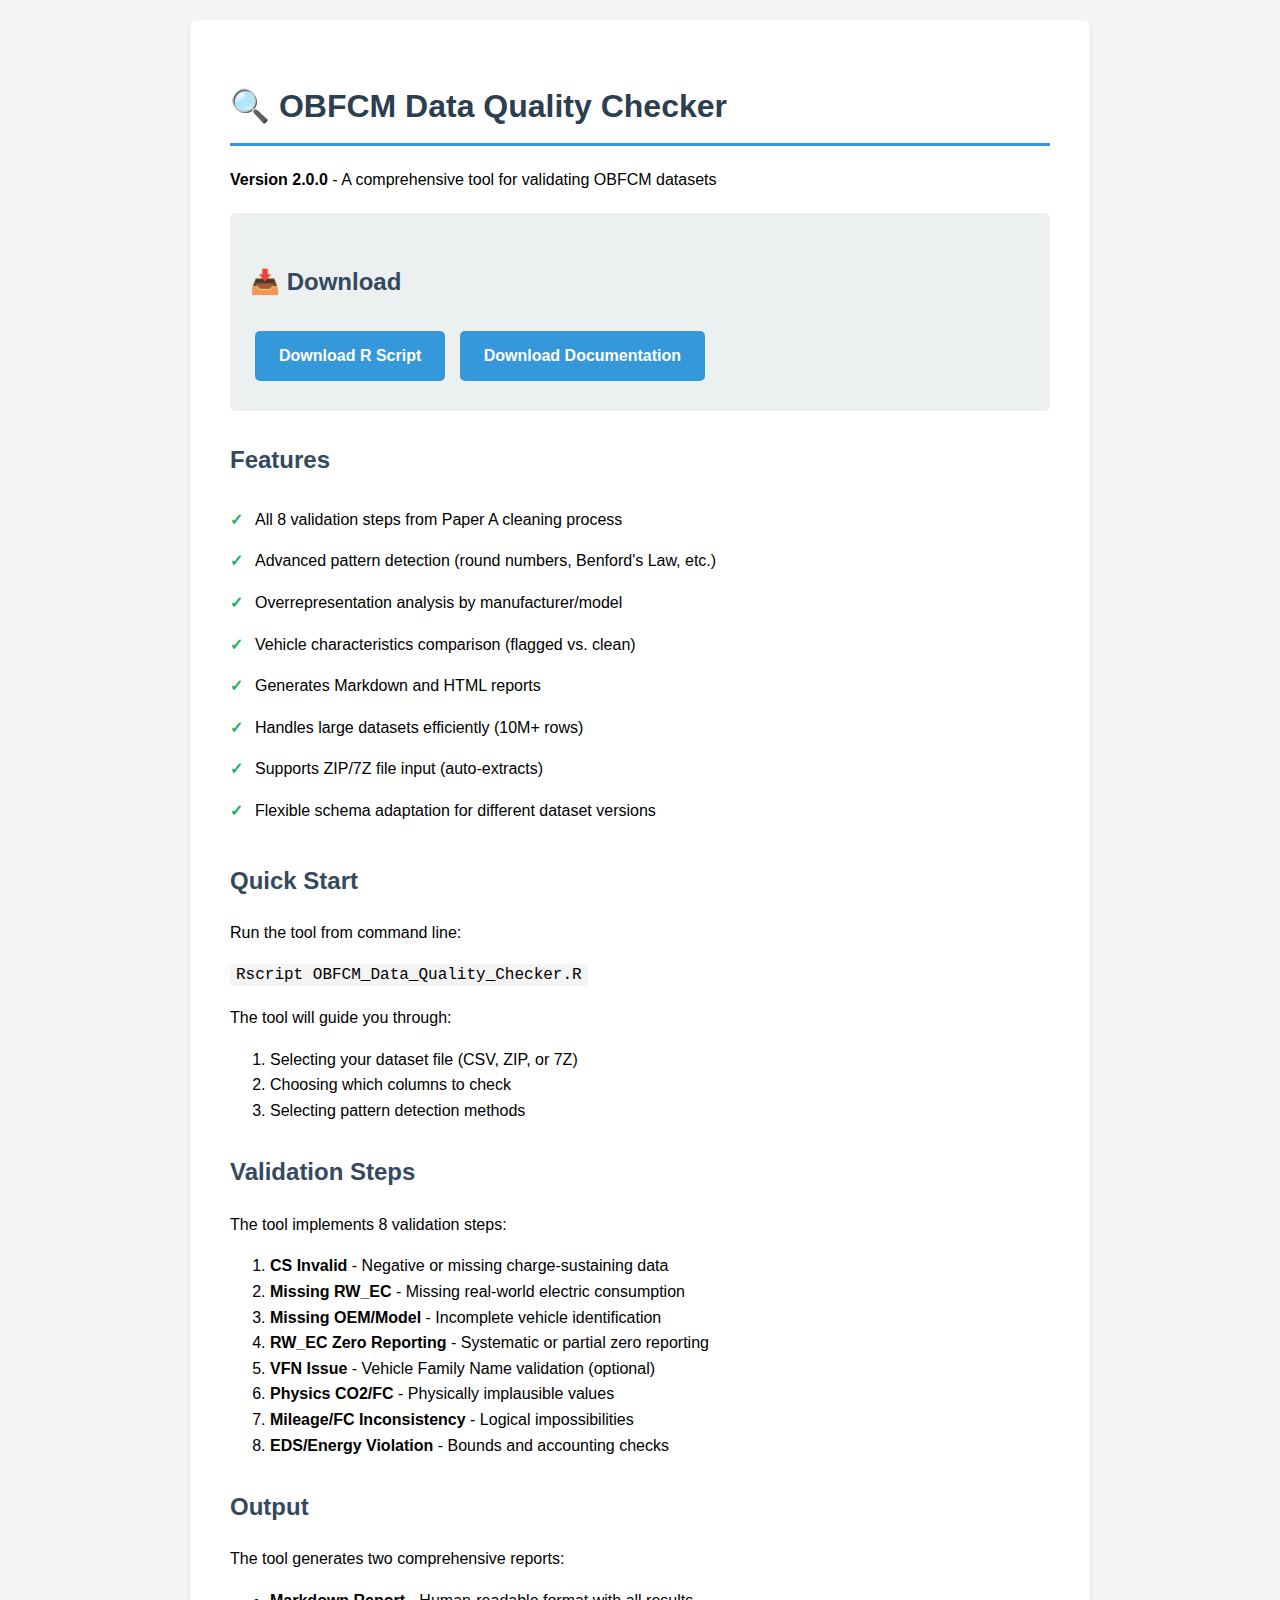
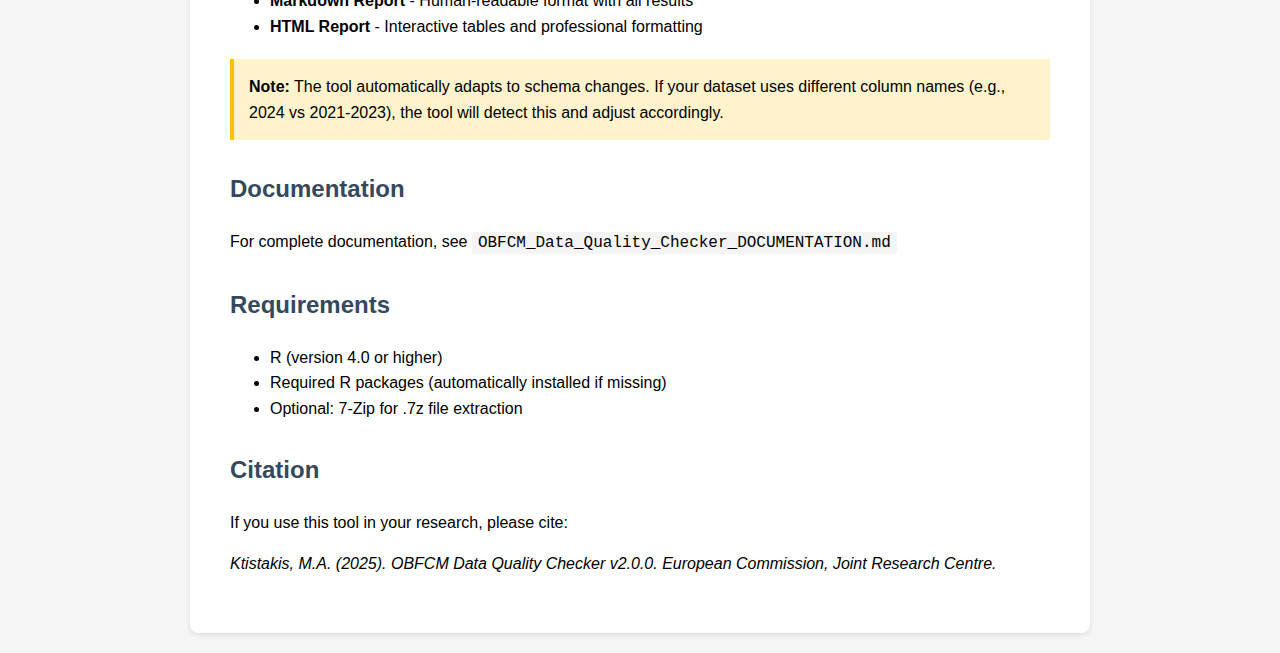
<file: tools.html>
<!DOCTYPE html>
<html lang="en">
<head>
    <meta charset="UTF-8">
    <meta name="viewport" content="width=device-width, initial-scale=1.0">
    <title>OBFCM Data Quality Checker - Tools</title>
    <style>
        body {
            font-family: -apple-system, BlinkMacSystemFont, 'Segoe UI', Roboto, Oxygen, Ubuntu, Cantarell, sans-serif;
            line-height: 1.6;
            max-width: 900px;
            margin: 0 auto;
            padding: 20px;
            background: #f5f5f5;
        }
        .container {
            background: white;
            padding: 40px;
            border-radius: 8px;
            box-shadow: 0 2px 4px rgba(0,0,0,0.1);
        }
        h1 {
            color: #2c3e50;
            border-bottom: 3px solid #3498db;
            padding-bottom: 10px;
        }
        h2 {
            color: #34495e;
            margin-top: 30px;
        }
        .download-section {
            background: #ecf0f1;
            padding: 20px;
            border-radius: 5px;
            margin: 20px 0;
        }
        .download-button {
            display: inline-block;
            background: #3498db;
            color: white;
            padding: 12px 24px;
            text-decoration: none;
            border-radius: 5px;
            font-weight: bold;
            margin: 10px 5px;
            transition: background 0.3s;
        }
        .download-button:hover {
            background: #2980b9;
        }
        .feature-list {
            list-style: none;
            padding: 0;
        }
        .feature-list li {
            padding: 8px 0;
            padding-left: 25px;
            position: relative;
        }
        .feature-list li:before {
            content: "✓";
            position: absolute;
            left: 0;
            color: #27ae60;
            font-weight: bold;
        }
        code {
            background: #f4f4f4;
            padding: 2px 6px;
            border-radius: 3px;
            font-family: 'Courier New', monospace;
        }
        .note {
            background: #fff3cd;
            border-left: 4px solid #ffc107;
            padding: 15px;
            margin: 20px 0;
        }
    </style>
</head>
<body>
    <div class="container">
        <h1>🔍 OBFCM Data Quality Checker</h1>
        
        <p><strong>Version 2.0.0</strong> - A comprehensive tool for validating OBFCM datasets</p>
        
        <div class="download-section">
            <h2>📥 Download</h2>
            <a href="../paper_a_analysis/OBFCM_Data_Quality_Checker.R" class="download-button" download>Download R Script</a>
            <a href="../paper_a_analysis/tools/OBFCM_Data_Quality_Checker_DOCUMENTATION.md" class="download-button" download>Download Documentation</a>
        </div>
        
        <h2>Features</h2>
        <ul class="feature-list">
            <li>All 8 validation steps from Paper A cleaning process</li>
            <li>Advanced pattern detection (round numbers, Benford's Law, etc.)</li>
            <li>Overrepresentation analysis by manufacturer/model</li>
            <li>Vehicle characteristics comparison (flagged vs. clean)</li>
            <li>Generates Markdown and HTML reports</li>
            <li>Handles large datasets efficiently (10M+ rows)</li>
            <li>Supports ZIP/7Z file input (auto-extracts)</li>
            <li>Flexible schema adaptation for different dataset versions</li>
        </ul>
        
        <h2>Quick Start</h2>
        <p>Run the tool from command line:</p>
        <code>Rscript OBFCM_Data_Quality_Checker.R</code>
        
        <p>The tool will guide you through:</p>
        <ol>
            <li>Selecting your dataset file (CSV, ZIP, or 7Z)</li>
            <li>Choosing which columns to check</li>
            <li>Selecting pattern detection methods</li>
        </ol>
        
        <h2>Validation Steps</h2>
        <p>The tool implements 8 validation steps:</p>
        <ol>
            <li><strong>CS Invalid</strong> - Negative or missing charge-sustaining data</li>
            <li><strong>Missing RW_EC</strong> - Missing real-world electric consumption</li>
            <li><strong>Missing OEM/Model</strong> - Incomplete vehicle identification</li>
            <li><strong>RW_EC Zero Reporting</strong> - Systematic or partial zero reporting</li>
            <li><strong>VFN Issue</strong> - Vehicle Family Name validation (optional)</li>
            <li><strong>Physics CO2/FC</strong> - Physically implausible values</li>
            <li><strong>Mileage/FC Inconsistency</strong> - Logical impossibilities</li>
            <li><strong>EDS/Energy Violation</strong> - Bounds and accounting checks</li>
        </ol>
        
        <h2>Output</h2>
        <p>The tool generates two comprehensive reports:</p>
        <ul>
            <li><strong>Markdown Report</strong> - Human-readable format with all results</li>
            <li><strong>HTML Report</strong> - Interactive tables and professional formatting</li>
        </ul>
        
        <div class="note">
            <strong>Note:</strong> The tool automatically adapts to schema changes. If your dataset uses different column names (e.g., 2024 vs 2021-2023), the tool will detect this and adjust accordingly.
        </div>
        
        <h2>Documentation</h2>
        <p>For complete documentation, see <code>OBFCM_Data_Quality_Checker_DOCUMENTATION.md</code></p>
        
        <h2>Requirements</h2>
        <ul>
            <li>R (version 4.0 or higher)</li>
            <li>Required R packages (automatically installed if missing)</li>
            <li>Optional: 7-Zip for .7z file extraction</li>
        </ul>
        
        <h2>Citation</h2>
        <p>If you use this tool in your research, please cite:</p>
        <p><em>Ktistakis, M.A. (2025). OBFCM Data Quality Checker v2.0.0. European Commission, Joint Research Centre.</em></p>
    </div>
</body>
</html>
</file>
